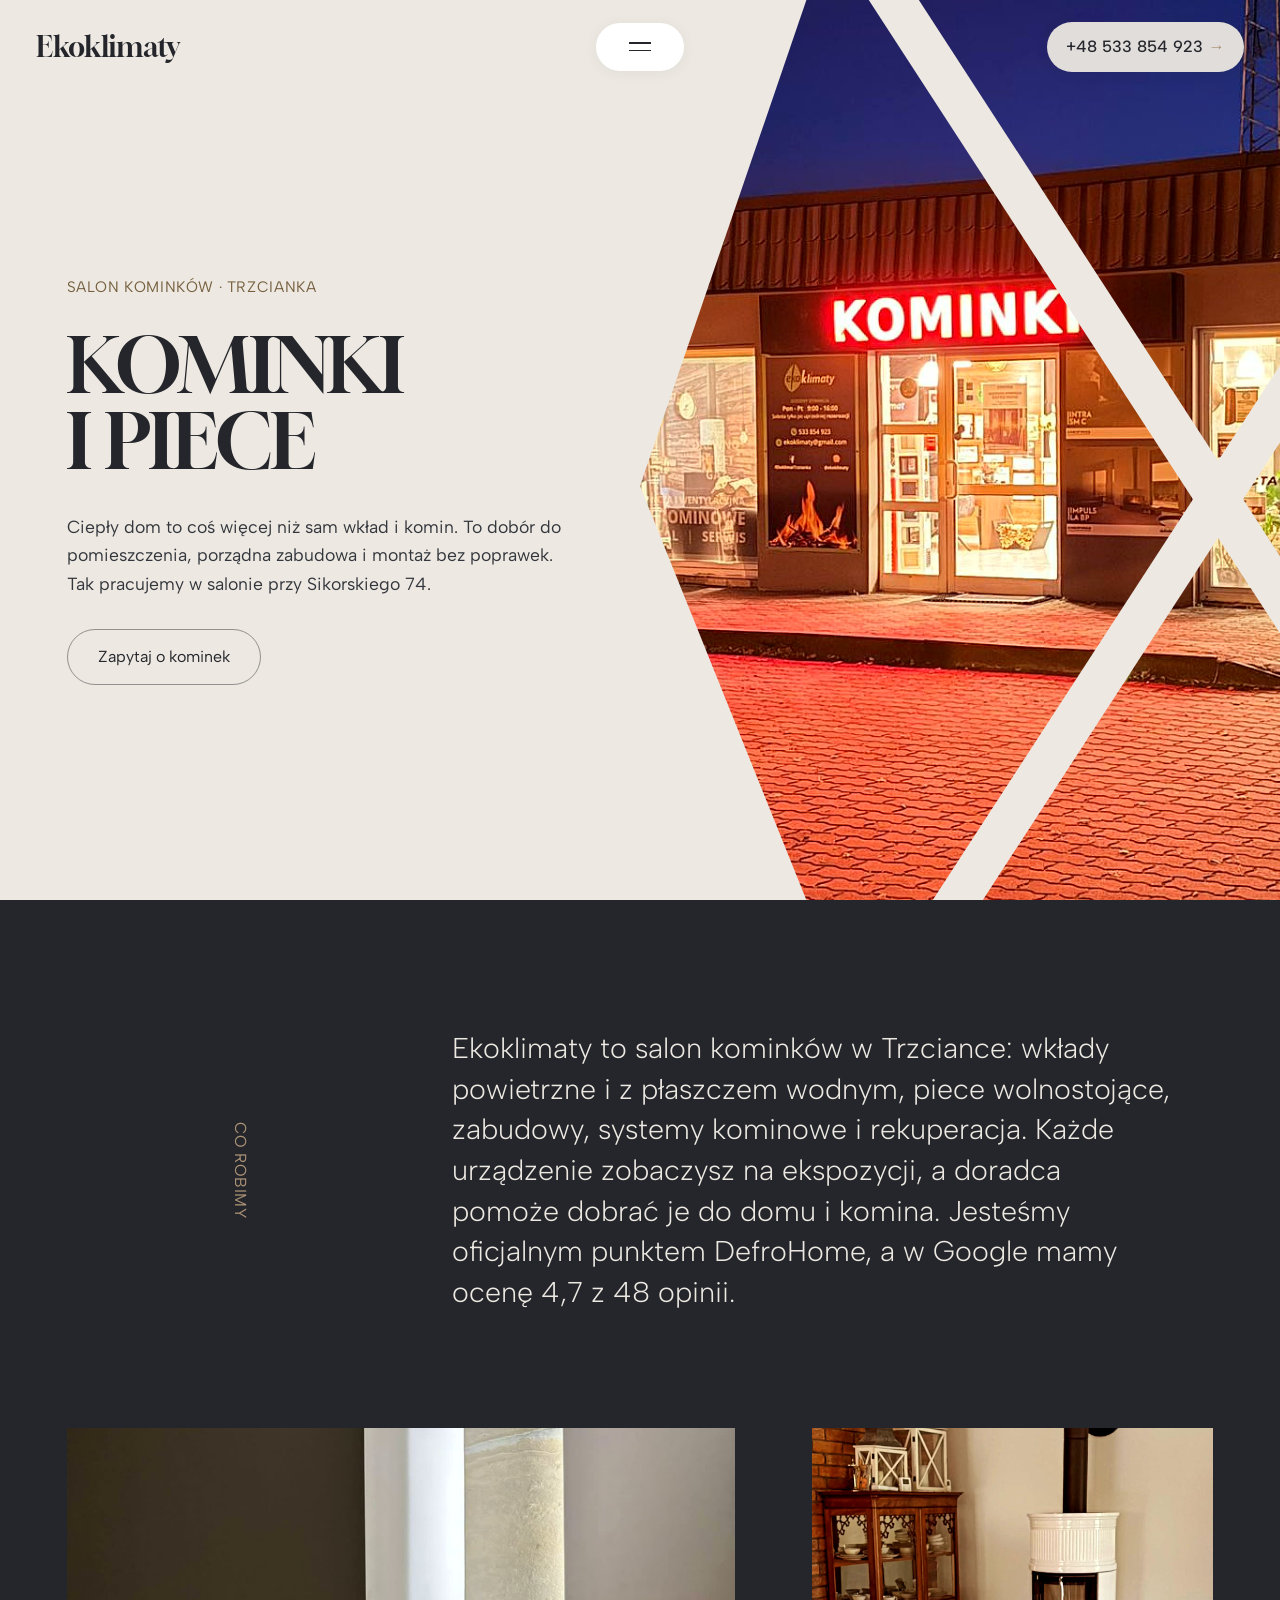
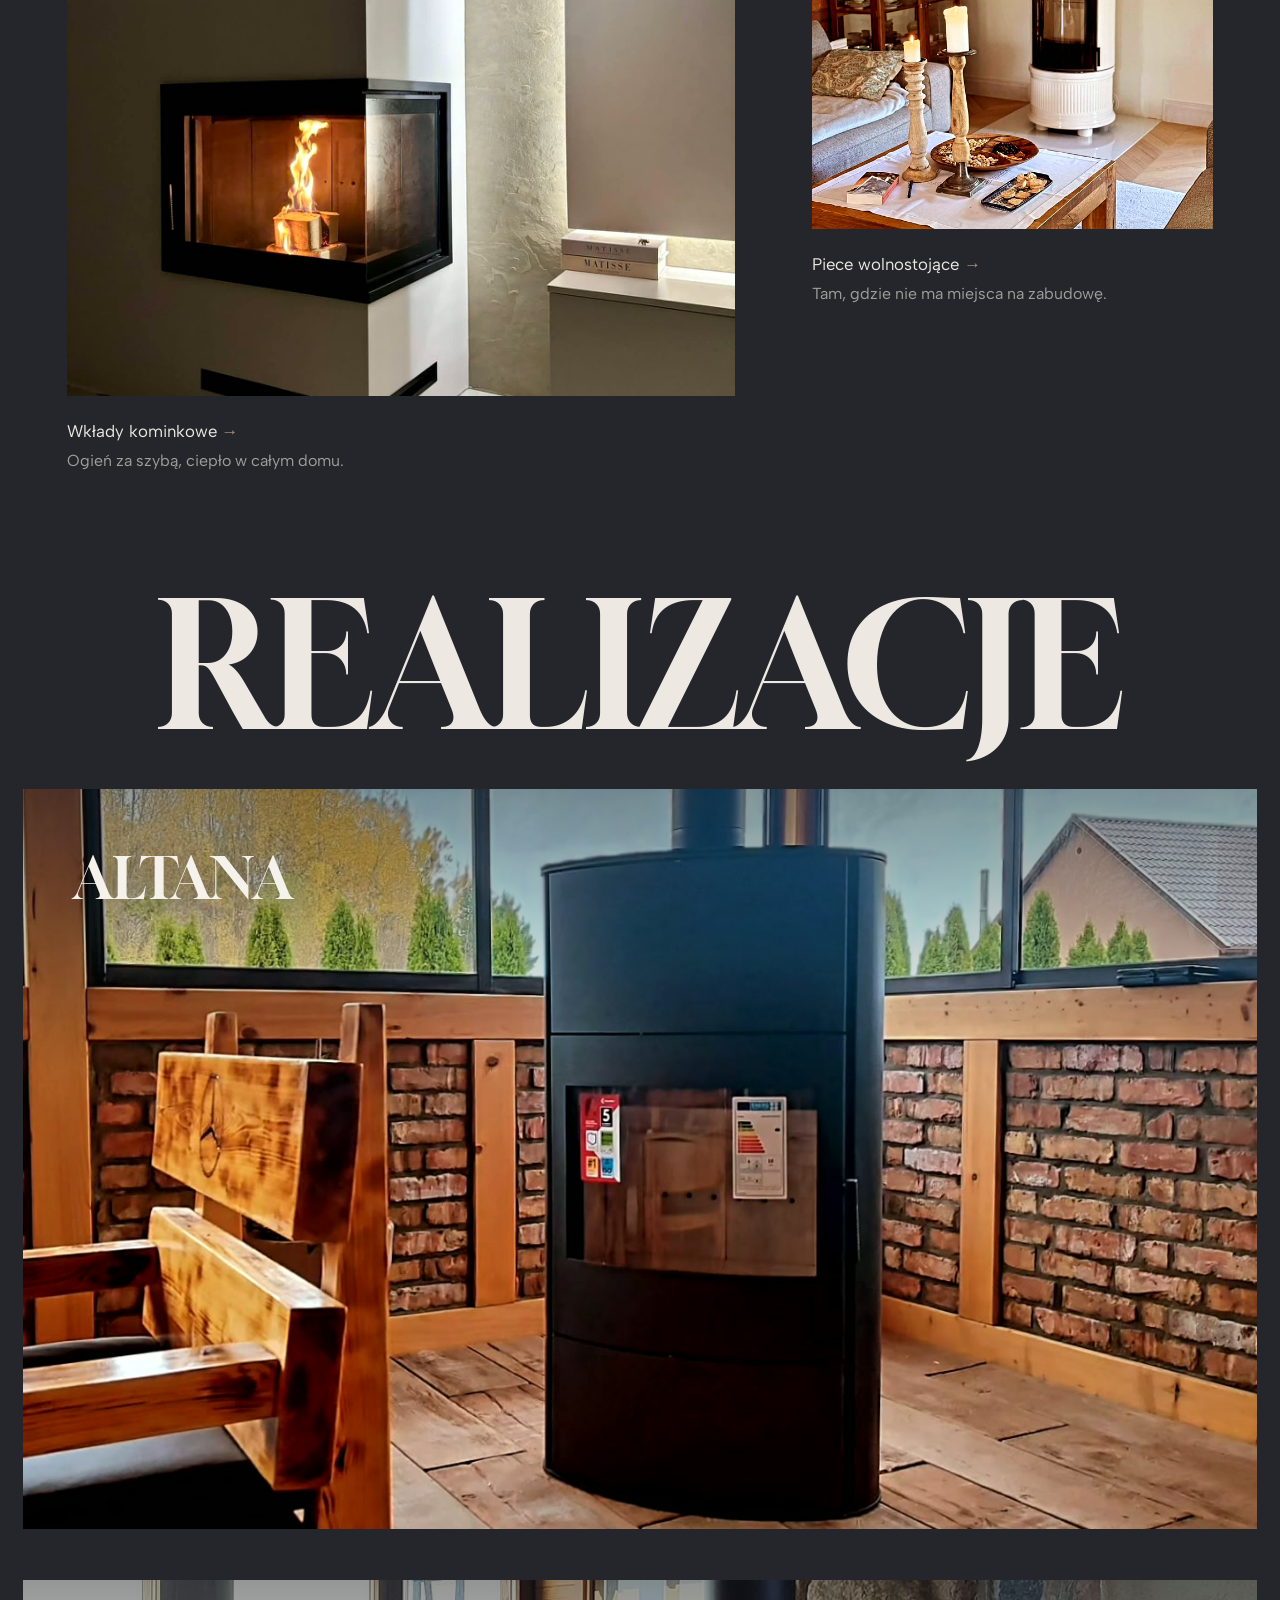
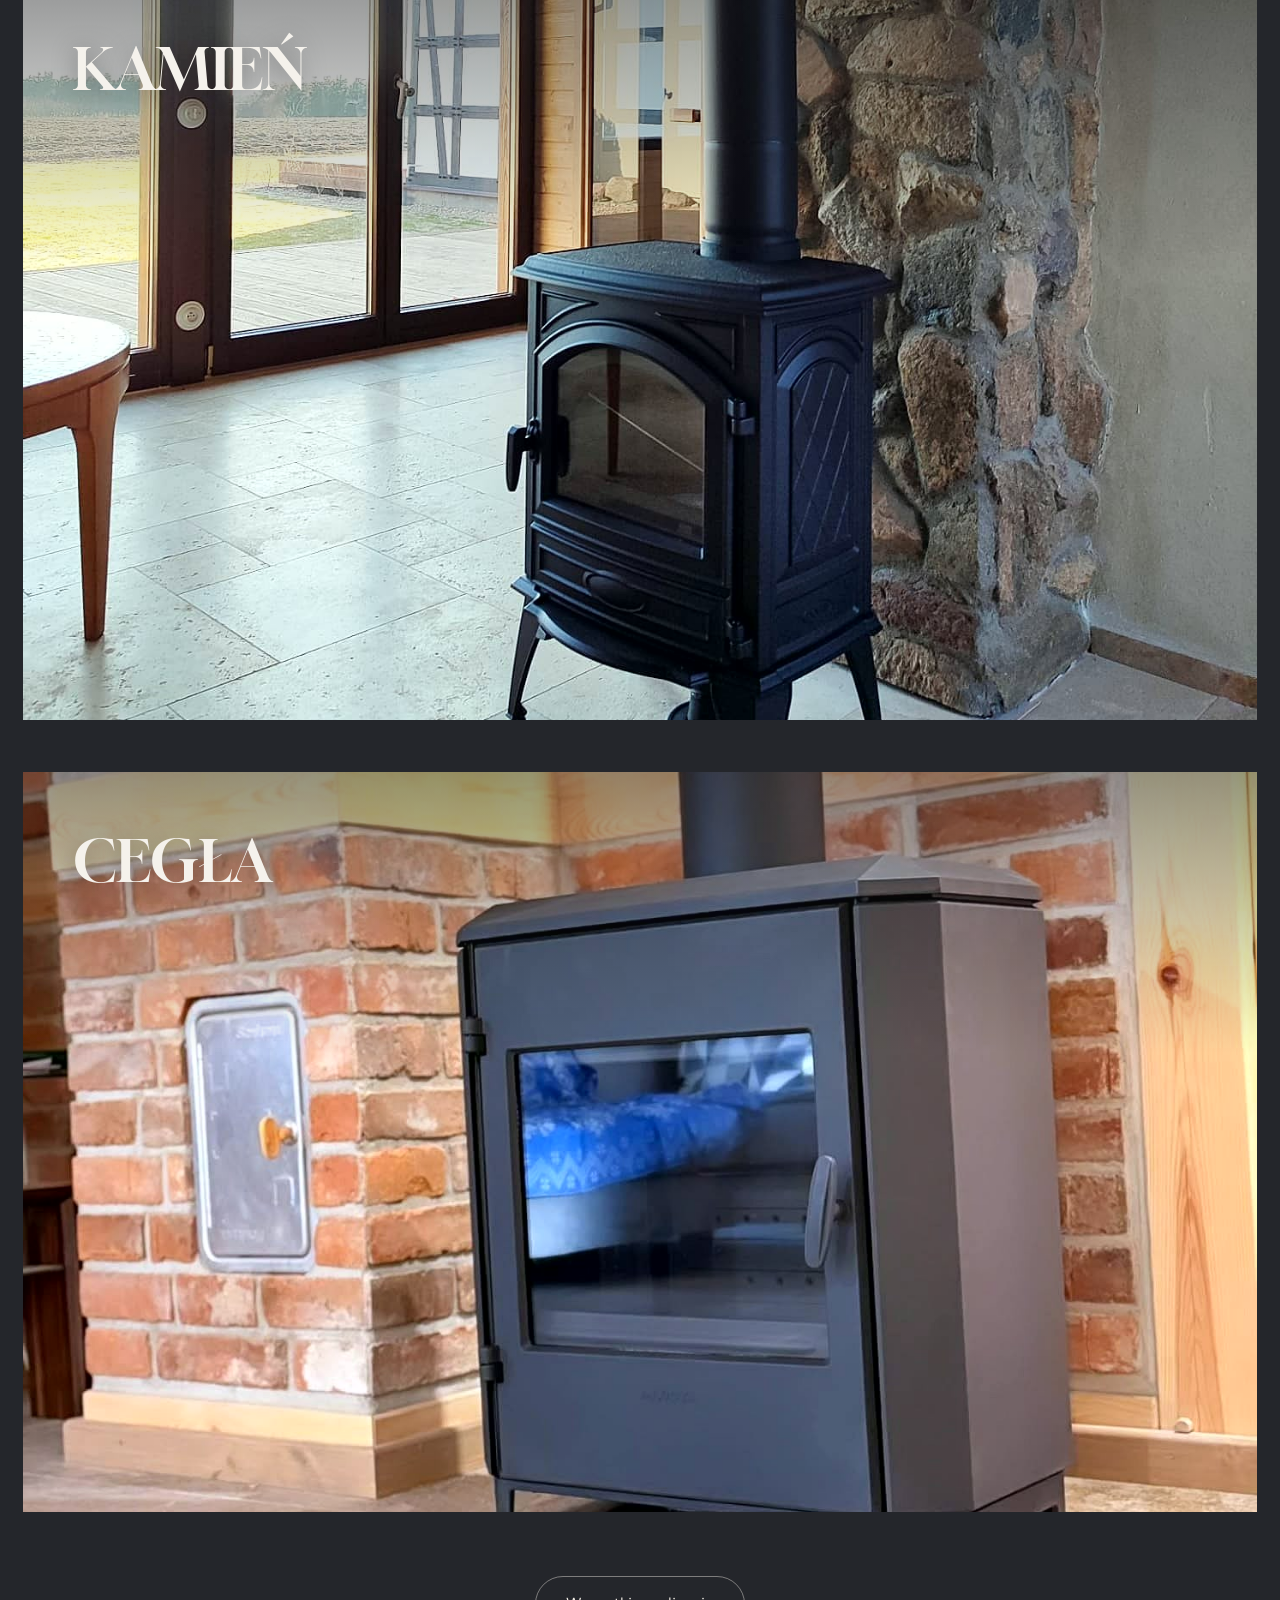
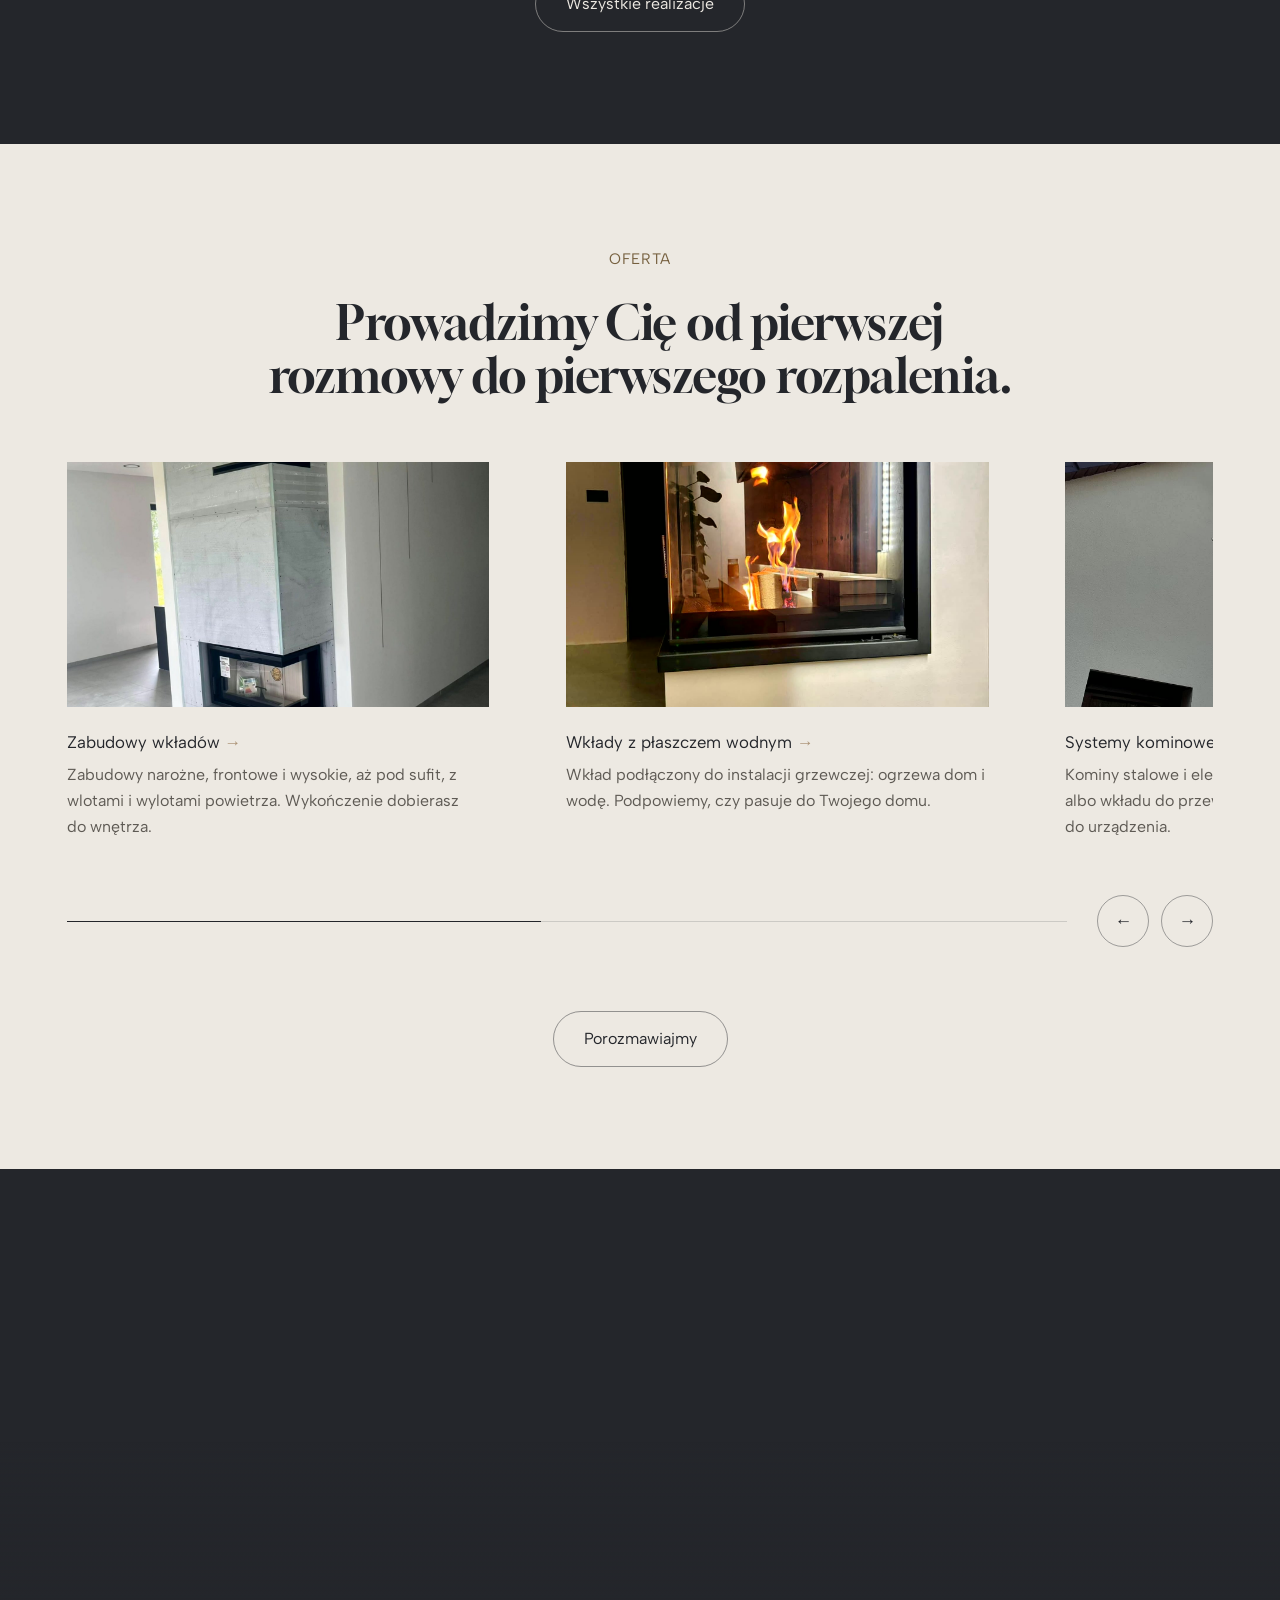
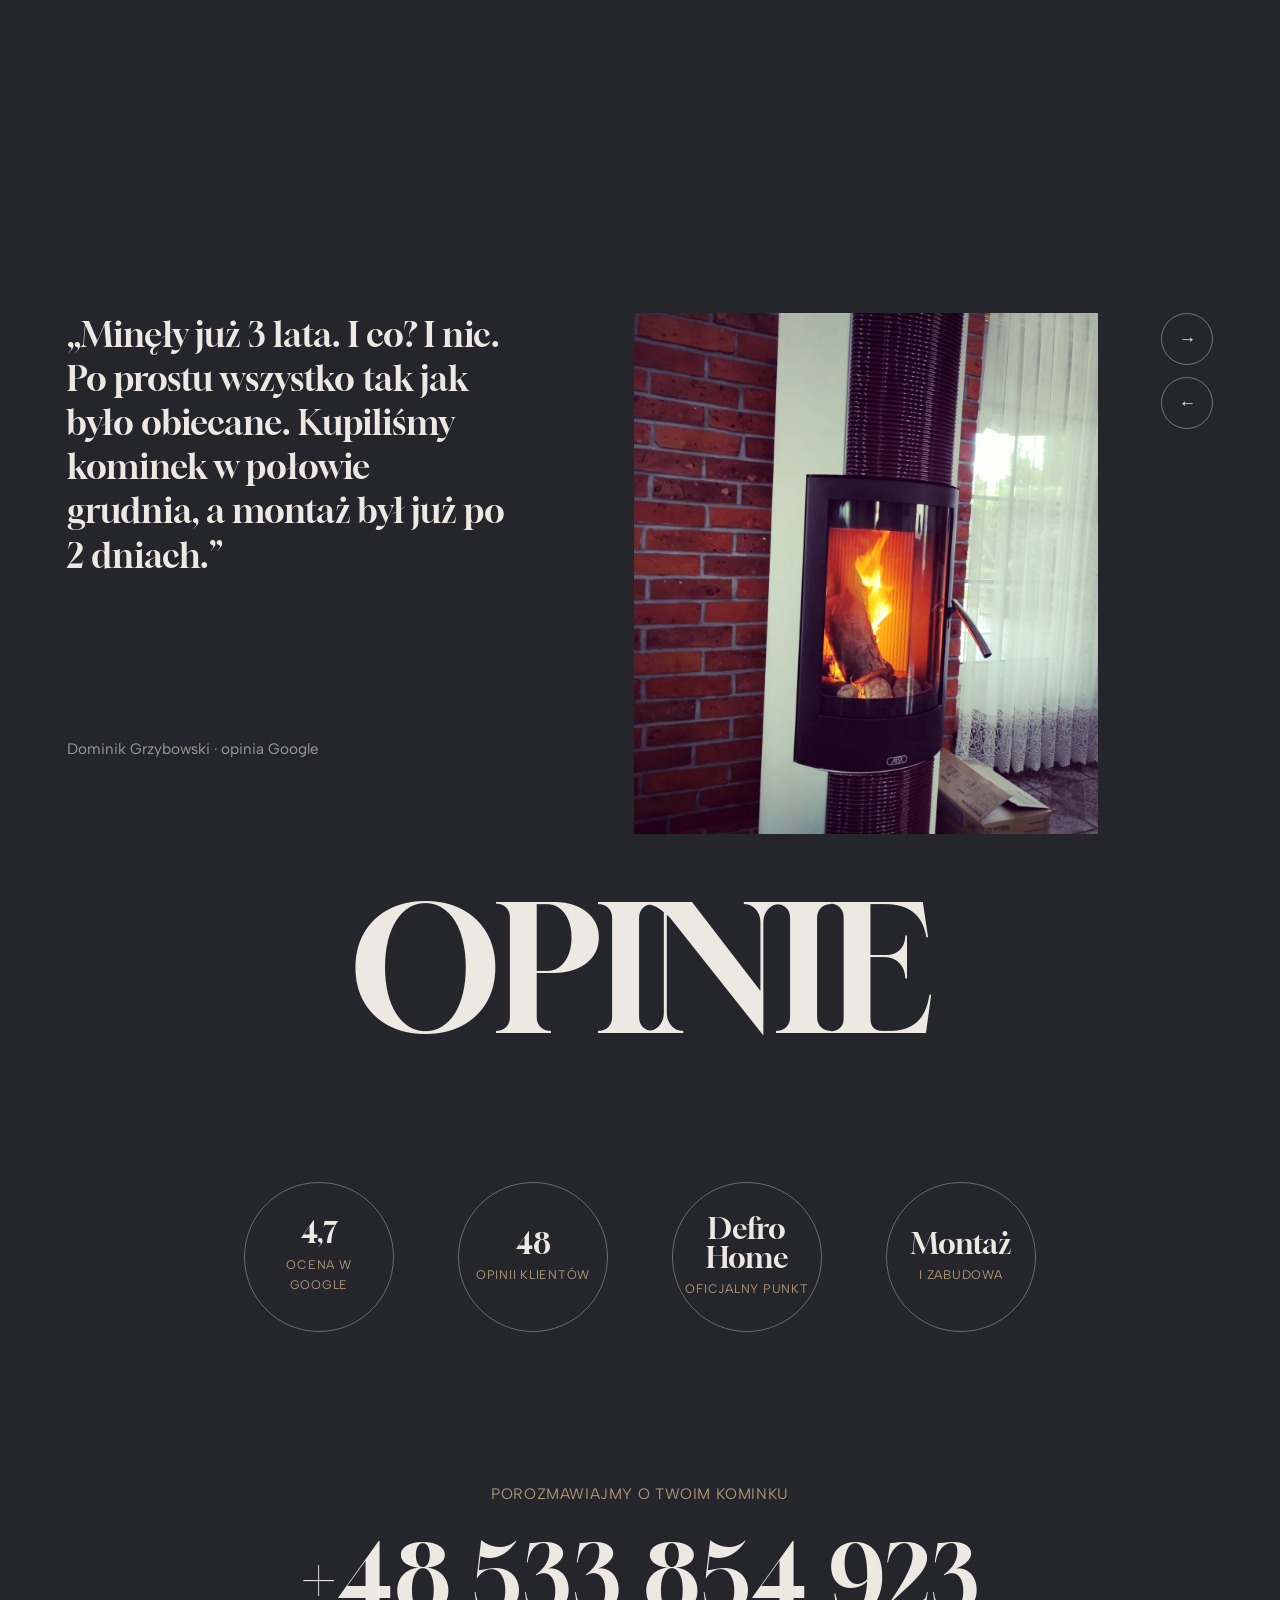
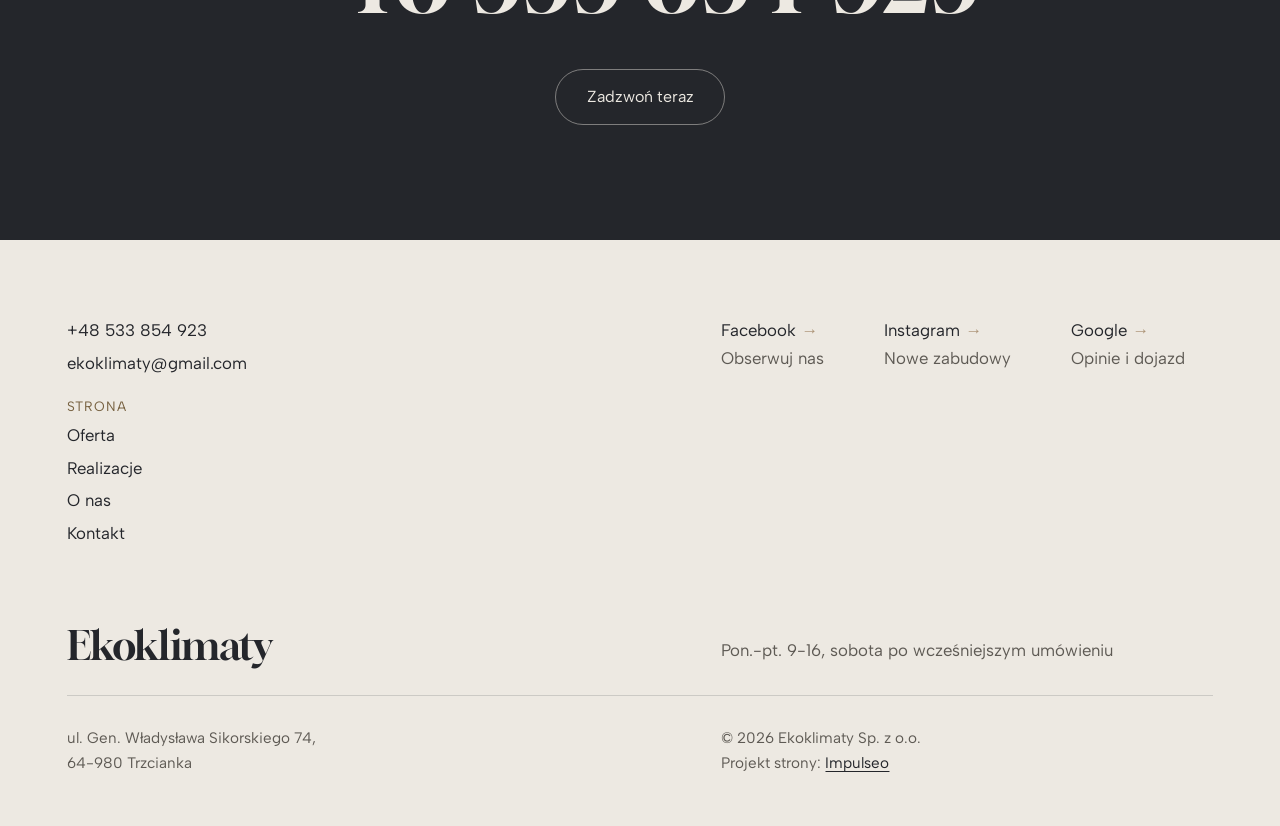
<file: index.html>
<!DOCTYPE html>
<html lang="pl">
<head>
<meta charset="UTF-8">
<meta name="viewport" content="width=device-width, initial-scale=1.0">
<title>Ekoklimaty - Kominki, piece i rekuperacja · Trzcianka</title>
<meta name="description" content="Ekoklimaty - salon kominków w Trzciance przy ul. Sikorskiego 74. Wkłady kominkowe powietrzne i z płaszczem wodnym, piece wolnostojące, zabudowy wkładów, systemy kominowe i rekuperacja. Oficjalny punkt dystrybucji DefroHome. Zadzwoń: 533 854 923.">
<link rel="canonical" href="https://kris20032.github.io/ekoklimaty-spolka-z-o-o/">
<meta name="robots" content="noindex, nofollow">
<meta property="og:type" content="website">
<meta property="og:locale" content="pl_PL">
<meta property="og:site_name" content="Ekoklimaty">
<meta property="og:title" content="Ekoklimaty - Kominki, piece i rekuperacja · Trzcianka">
<meta property="og:description" content="Ekoklimaty - salon kominków w Trzciance przy ul. Sikorskiego 74. Wkłady kominkowe powietrzne i z płaszczem wodnym, piece wolnostojące, zabudowy wkładów, systemy kominowe i rekuperacja. Oficjalny punkt dystrybucji DefroHome. Zadzwoń: 533 854 923.">
<meta property="og:url" content="https://kris20032.github.io/ekoklimaty-spolka-z-o-o/">
<meta property="og:image" content="https://kris20032.github.io/ekoklimaty-spolka-z-o-o/img/og.jpg">
<meta property="og:image:width" content="1200">
<meta property="og:image:height" content="630">
<meta name="twitter:card" content="summary_large_image">
<script type="application/ld+json">{"@context": "https://schema.org", "@type": "LocalBusiness", "name": "Ekoklimaty", "url": "https://kris20032.github.io/ekoklimaty-spolka-z-o-o/", "telephone": "+48533854923", "image": "https://kris20032.github.io/ekoklimaty-spolka-z-o-o/img/og.jpg", "areaServed": "Trzcianka", "sameAs": ["https://www.facebook.com/EkoklimatTrzcianka/", "https://www.instagram.com/ekoklimaty/", "https://maps.google.com/?cid=5109747823661136151&g_mp=Cidnb29nbGUubWFwcy5wbGFjZXMudjEuUGxhY2VzLlNlYXJjaFRleHQQAhgEIAA"]}</script>
<link rel="preconnect" href="https://fonts.googleapis.com">
<link rel="preconnect" href="https://fonts.gstatic.com" crossorigin>
<link href="https://fonts.googleapis.com/css2?family=Gloock&family=Albert+Sans:wght@300;400;500;600&display=swap" rel="stylesheet">
<link rel="stylesheet" href="assets/styles.css?v=kl1">
</head>
<body class="kl">

<header class="kl-nav">
  <div class="kl-bar">
    <a class="kl-logo" href="index.html" aria-label="Ekoklimaty - strona główna">Ekoklimaty</a>
    <button class="kl-burger" type="button" aria-label="Menu" aria-expanded="false" aria-controls="kl-menu"><span></span><span></span></button>
    <a class="kl-tel" href="tel:+48533854923">+48 533 854 923 <span class="kl-arr" aria-hidden="true">→</span></a>
  </div>
  <nav class="kl-menu" id="kl-menu" aria-label="Menu główne">
    <div class="kl-menu-in">
      <div class="kl-menu-links">
        <a href="index.html" aria-current="page">Start</a>
        <a href="oferta.html">Oferta</a>
        <a href="realizacje.html">Realizacje</a>
        <a href="o-nas.html">O nas</a>
        <a href="kontakt.html">Kontakt</a>
      </div>
      <div class="kl-menu-side">
        <span class="kl-kicker">Salon w Trzciance</span>
        <p>ul. Gen. Władysława Sikorskiego 74<br>64-980 Trzcianka</p>
        <p>Pon.-pt. 9-16<br>sobota po wcześniejszym umówieniu</p>
        <a class="kl-pill kl-pill-dark" href="tel:+48533854923">Zadzwoń +48 533 854 923</a>
      </div>
    </div>
  </nav>
</header>

<main>
<section class="kl-hero">
  <div class="kl-hero-txt">
    <span class="kl-kicker">Salon kominków · Trzcianka</span>
    <h1>Kominki<br>i piece</h1>
    <p>Ciepły dom to coś więcej niż sam wkład i komin. To dobór do pomieszczenia, porządna zabudowa i montaż bez poprawek. Tak pracujemy w salonie przy Sikorskiego 74.</p>
    <a class="kl-pill" href="kontakt.html">Zapytaj o kominek</a>
  </div>
  <div class="kl-hero-art">
    <img src="img/hero.jpg" fetchpriority="high" alt="Salon kominków Ekoklimaty w Trzciance nocą" width="1600" height="960">
    <i class="kl-band kl-band-1" aria-hidden="true"></i><i class="kl-band kl-band-2" aria-hidden="true"></i>
  </div>
</section>

<section class="kl-dark kl-what">
  <div class="kl-wrap kl-what-grid">
    <span class="kl-vlabel reveal">Co robimy</span>
    <p class="kl-big reveal">Ekoklimaty to salon kominków w Trzciance: wkłady powietrzne i z płaszczem wodnym, piece wolnostojące, zabudowy, systemy kominowe i rekuperacja. Każde urządzenie zobaczysz na ekspozycji, a doradca pomoże dobrać je do domu i komina. Jesteśmy oficjalnym punktem DefroHome, a w Google mamy ocenę 4,7 z 48 opinii.</p>
  </div>
  <div class="kl-wrap kl-duo">
    <a class="kl-duo-a reveal" href="oferta.html"><span class="kl-img"><img src="img/g1.jpg" alt="Narożny wkład kominkowy w jasnej zabudowie" loading="lazy" width="1440" height="1800" decoding="async"></span><b>Wkłady kominkowe <span class="kl-arr" aria-hidden="true">→</span></b><span>Ogień za szybą, ciepło w całym domu.</span></a>
    <a class="kl-duo-b reveal" href="oferta.html"><span class="kl-img"><img src="img/g2.jpg" alt="Biały piec wolnostojący w salonie" loading="lazy" width="1440" height="1440" decoding="async"></span><b>Piece wolnostojące <span class="kl-arr" aria-hidden="true">→</span></b><span>Tam, gdzie nie ma miejsca na zabudowę.</span></a>
  </div>
  <h2 class="kl-giant reveal" aria-label="Realizacje">Realizacje</h2>
  <div class="kl-projects">
    <a class="kl-proj reveal" href="realizacje.html"><img src="img/g3.jpg" alt="Czarny piec wolnostojący w przeszklonej altanie" loading="lazy" width="1398" height="1398" decoding="async" style="object-position:50% 62%"><span>Altana</span></a>
    <a class="kl-proj reveal" href="realizacje.html"><img src="img/g6.jpg" alt="Żeliwny piec przy kamiennej ścianie" loading="lazy" width="1440" height="1440" decoding="async" style="object-position:50% 60%"><span>Kamień</span></a>
    <a class="kl-proj reveal" href="realizacje.html"><img src="img/g5.jpg" alt="Piec wolnostojący przy ścianie z cegły" loading="lazy" width="1440" height="1440" decoding="async" style="object-position:50% 58%"><span>Cegła</span></a>
  </div>
  <div class="kl-center reveal"><a class="kl-pill kl-pill-light" href="realizacje.html">Wszystkie realizacje</a></div>
</section>

<section class="kl-services">
  <div class="kl-wrap">
    <div class="kl-head reveal">
      <span class="kl-kicker">Oferta</span>
      <h2>Prowadzimy Cię od pierwszej rozmowy do pierwszego rozpalenia.</h2>
    </div>
    <div class="kl-slider" data-slider>
      <div class="kl-track">
        <a class="kl-card" href="oferta.html"><span class="kl-img"><img src="img/g4.jpg" alt="Wysoka zabudowa narożnego wkładu" loading="lazy" width="1362" height="1362" decoding="async"></span><b>Zabudowy wkładów <span class="kl-arr" aria-hidden="true">→</span></b><p>Zabudowy narożne, frontowe i wysokie, aż pod sufit, z wlotami i wylotami powietrza. Wykończenie dobierasz do wnętrza.</p></a>
        <a class="kl-card" href="oferta.html"><span class="kl-img"><img src="img/g7.jpg" alt="Wkład kominkowy z dużą szybą" loading="lazy" width="1440" height="1800" decoding="async"></span><b>Wkłady z płaszczem wodnym <span class="kl-arr" aria-hidden="true">→</span></b><p>Wkład podłączony do instalacji grzewczej: ogrzewa dom i wodę. Podpowiemy, czy pasuje do Twojego domu.</p></a>
        <a class="kl-card" href="oferta.html"><span class="kl-img"><img src="img/g10.jpg" alt="Montaż stalowego komina na elewacji domu" loading="lazy" width="1440" height="1920" decoding="async"></span><b>Systemy kominowe <span class="kl-arr" aria-hidden="true">→</span></b><p>Kominy stalowe i elementy do podłączenia pieca albo wkładu do przewodu. Doradzimy, co pasuje do urządzenia.</p></a>
        <a class="kl-card" href="oferta.html"><span class="kl-img"><img src="img/g11.jpg" alt="Kanały wentylacyjne rekuperacji na posadzce" loading="lazy" width="1440" height="1440" decoding="async"></span><b>Rekuperacja <span class="kl-arr" aria-hidden="true">→</span></b><p>Centrale i kanały wentylacyjne. Świeże powietrze bez otwierania okien zimą, najlepiej zaplanowane jeszcze w trakcie budowy.</p></a>
        <a class="kl-card" href="oferta.html"><span class="kl-img"><img src="img/g12.jpg" alt="Piece na ekspozycji w salonie Ekoklimaty" loading="lazy" width="1362" height="1362" decoding="async"></span><b>Akcesoria do kominka <span class="kl-arr" aria-hidden="true">→</span></b><p>Kosze i stojaki na drewno, środki do czyszczenia szyby i to, co przydaje się przy codziennym paleniu.</p></a>
      </div>
      <div class="kl-slider-ui">
        <div class="kl-progress"><i></i></div>
        <div class="kl-arrows"><button type="button" class="kl-prev" aria-label="Poprzednie">←</button><button type="button" class="kl-next" aria-label="Następne">→</button></div>
      </div>
    </div>
    <div class="kl-center reveal"><a class="kl-pill" href="kontakt.html">Porozmawiajmy</a></div>
  </div>
</section>

<section class="stopklatka" aria-hidden="true">
  <div class="stk-bg" style="background-image:url(img/g14.jpg)"></div>
</section>

<section class="kl-dark kl-quotes">
  <div class="kl-wrap">
    <div class="kl-qslider" data-quotes>
      <figure class="kl-q is-on">
        <blockquote>„Minęły już 3 lata. I co? I nic. Po prostu wszystko tak jak było obiecane. Kupiliśmy kominek w połowie grudnia, a montaż był już po 2 dniach.”</blockquote>
        <figcaption>Dominik Grzybowski · opinia Google</figcaption>
        <img src="img/g8.jpg" alt="Okrągły piec z ogniem przy ceglanej ścianie" loading="lazy" width="1324" height="1324" decoding="async">
      </figure>
      <figure class="kl-q">
        <blockquote>„Super doradca. Zna temat, wie jak wybrać, bardzo pomocny. Dobry kontakt telefoniczny. Wszystko załatwione sprawnie. Polecam!”</blockquote>
        <figcaption>Mateusz Kurowski · opinia Google</figcaption>
        <img src="img/g9.jpg" alt="Wysoka zabudowa wkładu w salonie" loading="lazy" width="1440" height="1440" decoding="async">
      </figure>
      <figure class="kl-q">
        <blockquote>„Ekipa bardzo sprawna, miła, sympatyczna i silna. Pan montujący naszą kozę uwinął się sprawnie, w międzyczasie tłumacząc co, gdzie i po co. Świetna robota.”</blockquote>
        <figcaption>Aleksandra Klorkowska · opinia Google</figcaption>
        <img src="img/g16.jpg" alt="Wnętrze salonu kominków Ekoklimaty" loading="lazy" width="1600" height="1197" decoding="async">
      </figure>
      <div class="kl-arrows kl-arrows-dark"><button type="button" class="kl-qnext" aria-label="Następna opinia">→</button><button type="button" class="kl-qprev" aria-label="Poprzednia opinia">←</button></div>
    </div>
  </div>
  <h2 class="kl-giant kl-giant-2 reveal" aria-label="Opinie">Opinie</h2>
  <div class="kl-wrap kl-seals">
    <div class="kl-seal reveal"><b>4,7</b><span>ocena w Google</span></div>
    <div class="kl-seal reveal"><b>48</b><span>opinii klientów</span></div>
    <div class="kl-seal reveal"><b>Defro<br>Home</b><span>oficjalny punkt</span></div>
    <div class="kl-seal reveal"><b>Montaż</b><span>i zabudowa</span></div>
  </div>
  <div class="kl-cta reveal">
    <span class="kl-kicker">Porozmawiajmy o Twoim kominku</span>
    <a class="kl-bigtel" href="tel:+48533854923">+48 533 854 923</a>
    <a class="kl-pill kl-pill-light" href="tel:+48533854923">Zadzwoń teraz</a>
  </div>
</section>
</main>

<footer class="kl-foot">
  <div class="kl-wrap">
    <div class="kl-foot-top">
      <div class="kl-foot-list">
        <a href="tel:+48533854923">+48 533 854 923</a>
        <a href="mailto:ekoklimaty@gmail.com">ekoklimaty@gmail.com</a>
        <span class="kl-foot-h">Strona</span>
        <a href="oferta.html">Oferta</a>
        <a href="realizacje.html">Realizacje</a>
        <a href="o-nas.html">O nas</a>
        <a href="kontakt.html">Kontakt</a>
      </div>
      <div class="kl-foot-soc">
        <a href="https://www.facebook.com/EkoklimatTrzcianka/" target="_blank" rel="noopener"><b>Facebook <span class="kl-arr" aria-hidden="true">→</span></b><span>Obserwuj nas</span></a>
        <a href="https://www.instagram.com/ekoklimaty/" target="_blank" rel="noopener"><b>Instagram <span class="kl-arr" aria-hidden="true">→</span></b><span>Nowe zabudowy</span></a>
        <a href="https://maps.google.com/?cid=5109747823661136151&amp;g_mp=Cidnb29nbGUubWFwcy5wbGFjZXMudjEuUGxhY2VzLlNlYXJjaFRleHQQAhgEIAA" target="_blank" rel="noopener"><b>Google <span class="kl-arr" aria-hidden="true">→</span></b><span>Opinie i dojazd</span></a>
      </div>
    </div>
    <div class="kl-foot-mid">
      <a class="kl-logo kl-logo-foot" href="index.html">Ekoklimaty</a>
      <p class="kl-foot-hours">Pon.-pt. 9-16, sobota po wcześniejszym umówieniu</p>
    </div>
    <div class="kl-foot-bot">
      <p>ul. Gen. Władysława Sikorskiego 74,<br>64-980 Trzcianka</p>
      <p>© 2026 Ekoklimaty Sp. z o.o.<br>Projekt strony: <a class="foot-credit" href="https://impulseo.pl" target="_blank" rel="noopener">Impulseo</a></p>
    </div>
  </div>
</footer>
<div class="sticky-call"><a class="sc-call" href="tel:+48533854923"><svg class="ico-tel" width="16" height="16" viewBox="0 0 24 24" fill="none" aria-hidden="true"><path d="M6.6 10.8a15.5 15.5 0 0 0 6.6 6.6l2.2-2.2a1 1 0 0 1 1-.24 11.4 11.4 0 0 0 3.6.58 1 1 0 0 1 1 1V20a1 1 0 0 1-1 1A17 17 0 0 1 3 4a1 1 0 0 1 1-1h3.5a1 1 0 0 1 1 1c0 1.25.2 2.46.58 3.6a1 1 0 0 1-.25 1l-2.23 2.2Z" fill="currentColor"/></svg> Zadzwoń</a><a class="sc-quote" href="kontakt.html">Zapytaj o kominek</a></div>
<div class="demo-wazne" data-do="2026-11-02" data-cykl="3" hidden><svg class="dw-ico" width="13" height="13" viewBox="0 0 24 24" fill="none" aria-hidden="true"><circle cx="12" cy="12" r="8.6" stroke="currentColor" stroke-width="1.8"/><path d="M12 7.2V12l3.3 2" stroke="currentColor" stroke-width="1.8" stroke-linecap="round"/></svg><span class="dw-txt"></span></div>

<script src="assets/main.js"></script>
<script src="assets/klind.js"></script>
</body>
</html>
</file>
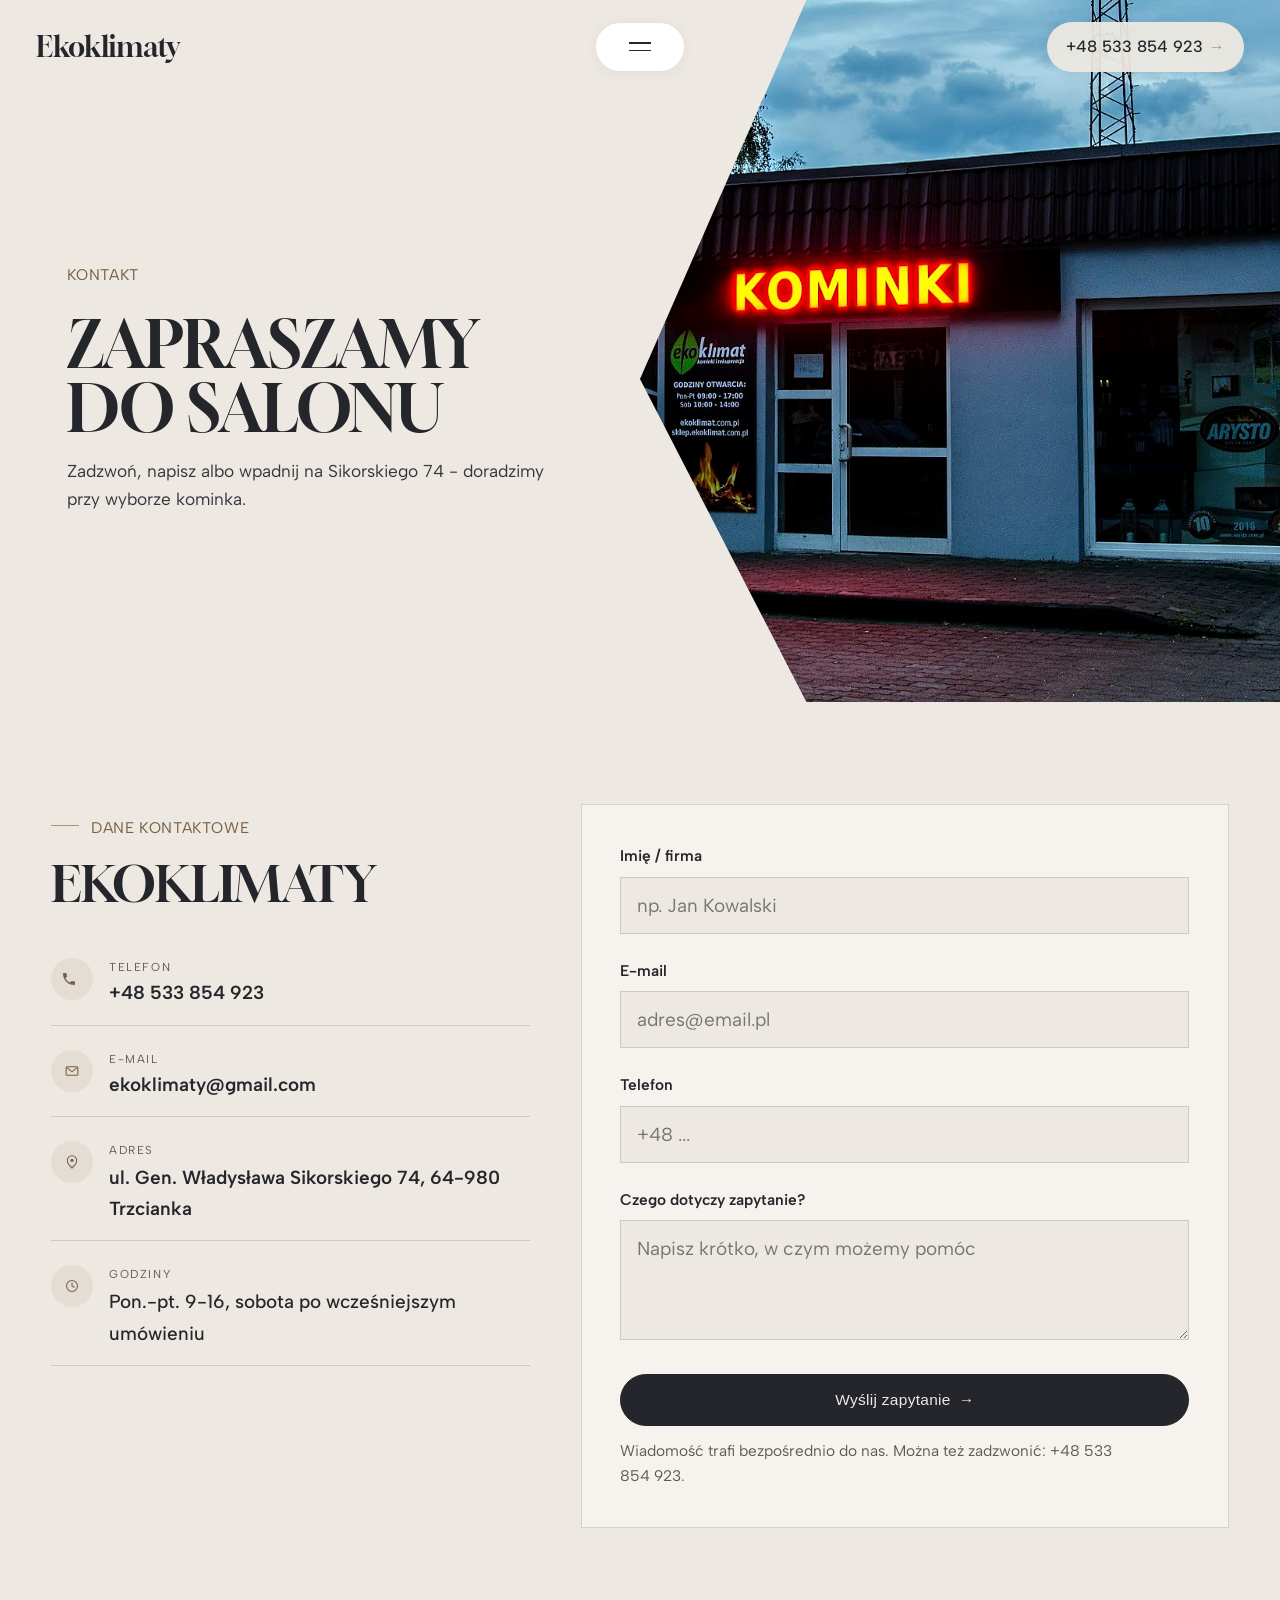
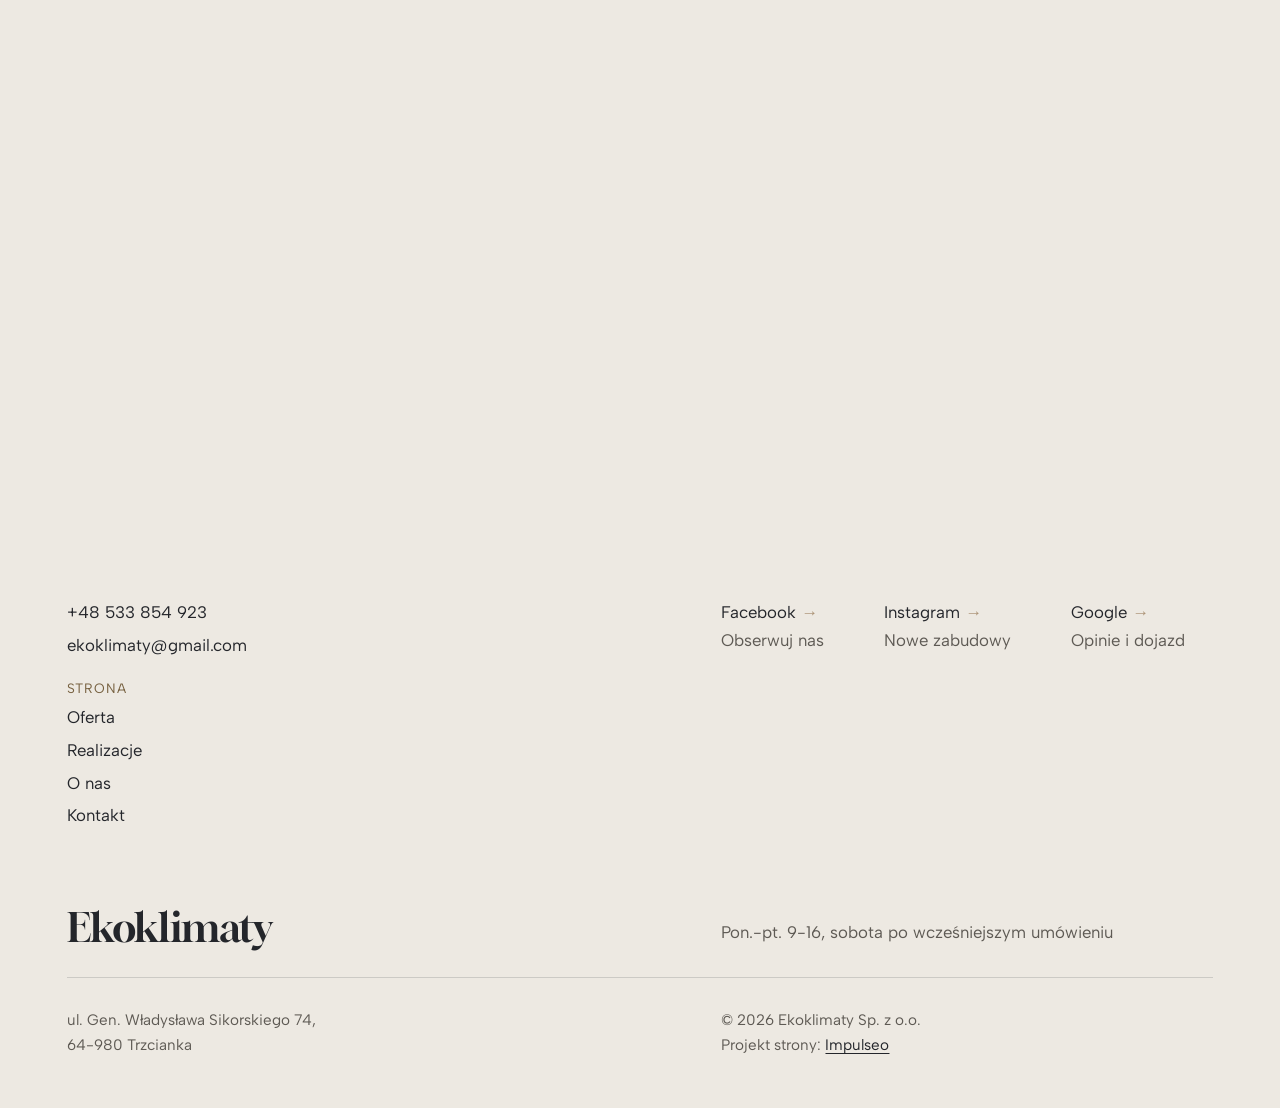
<file: kontakt.html>
<!DOCTYPE html>
<html lang="pl">
<head>
<meta charset="UTF-8">
<meta name="viewport" content="width=device-width, initial-scale=1.0">
<title>Kontakt - Ekoklimaty</title>
<meta name="description" content="Kontakt Ekoklimaty - ul. Gen. Władysława Sikorskiego 74, 64-980 Trzcianka">
<link rel="canonical" href="https://kris20032.github.io/ekoklimaty-spolka-z-o-o/kontakt.html">
<meta name="robots" content="noindex, nofollow">
<meta property="og:type" content="website">
<meta property="og:locale" content="pl_PL">
<meta property="og:site_name" content="Ekoklimaty">
<meta property="og:title" content="Kontakt - Ekoklimaty">
<meta property="og:description" content="Kontakt Ekoklimaty - ul. Gen. Władysława Sikorskiego 74, 64-980 Trzcianka">
<meta property="og:url" content="https://kris20032.github.io/ekoklimaty-spolka-z-o-o/kontakt.html">
<meta property="og:image" content="https://kris20032.github.io/ekoklimaty-spolka-z-o-o/img/og.jpg">
<meta property="og:image:width" content="1200">
<meta property="og:image:height" content="630">
<meta name="twitter:card" content="summary_large_image">
<link rel="preconnect" href="https://fonts.googleapis.com">
<link rel="preconnect" href="https://fonts.gstatic.com" crossorigin>
<link href="https://fonts.googleapis.com/css2?family=Gloock&family=Albert+Sans:wght@300;400;500;600&display=swap" rel="stylesheet">
<link rel="stylesheet" href="assets/styles.css?v=kl1">
</head>
<body class="kl">

<header class="kl-nav">
  <div class="kl-bar">
    <a class="kl-logo" href="index.html" aria-label="Ekoklimaty - strona główna">Ekoklimaty</a>
    <button class="kl-burger" type="button" aria-label="Menu" aria-expanded="false" aria-controls="kl-menu"><span></span><span></span></button>
    <a class="kl-tel" href="tel:+48533854923">+48 533 854 923 <span class="kl-arr" aria-hidden="true">→</span></a>
  </div>
  <nav class="kl-menu" id="kl-menu" aria-label="Menu główne">
    <div class="kl-menu-in">
      <div class="kl-menu-links">
        <a href="index.html">Start</a>
        <a href="oferta.html">Oferta</a>
        <a href="realizacje.html">Realizacje</a>
        <a href="o-nas.html">O nas</a>
        <a href="kontakt.html" aria-current="page">Kontakt</a>
      </div>
      <div class="kl-menu-side">
        <span class="kl-kicker">Salon w Trzciance</span>
        <p>ul. Gen. Władysława Sikorskiego 74<br>64-980 Trzcianka</p>
        <p>Pon.-pt. 9-16<br>sobota po wcześniejszym umówieniu</p>
        <a class="kl-pill kl-pill-dark" href="tel:+48533854923">Zadzwoń +48 533 854 923</a>
      </div>
    </div>
  </nav>
</header>

<main>
<section class="pagehead">
  <img src="img/g15.jpg" alt="Ekoklimaty - salon kominków w Trzciance" width="1600" height="900" decoding="async">
  <div class="wrap">
    <span class="eyebrow">Kontakt</span>
    <h1>Zapraszamy do salonu</h1>
    <p>Zadzwoń, napisz albo wpadnij na Sikorskiego 74 - doradzimy przy wyborze kominka.</p>
  </div>
</section>
<section>
  <div class="wrap contact-grid">
    <div class="reveal">
      <span class="eyebrow">Dane kontaktowe</span>
      <h2 style="margin:var(--space-4) 0 var(--space-6)">Ekoklimaty</h2>
      <div class="info-list">
        <div class="info-row"><div class="ic"><svg class="ico-tel" width="16" height="16" viewBox="0 0 24 24" fill="none" aria-hidden="true"><path d="M6.6 10.8a15.5 15.5 0 0 0 6.6 6.6l2.2-2.2a1 1 0 0 1 1-.24 11.4 11.4 0 0 0 3.6.58 1 1 0 0 1 1 1V20a1 1 0 0 1-1 1A17 17 0 0 1 3 4a1 1 0 0 1 1-1h3.5a1 1 0 0 1 1 1c0 1.25.2 2.46.58 3.6a1 1 0 0 1-.25 1l-2.23 2.2Z" fill="currentColor"/></svg></div><div><div class="lbl">Telefon</div><a class="val" href="tel:+48533854923">+48 533 854 923</a></div></div>
        <div class="info-row"><div class="ic"><svg class="ico-mail" width="16" height="16" viewBox="0 0 24 24" fill="none" aria-hidden="true"><rect x="3.2" y="5.5" width="17.6" height="13" rx="1.6" stroke="currentColor" stroke-width="1.6"/><path d="M4 7l8 6 8-6" stroke="currentColor" stroke-width="1.6" stroke-linecap="round" stroke-linejoin="round"/></svg></div><div><div class="lbl">E-mail</div><a class="val" href="mailto:ekoklimaty@gmail.com">ekoklimaty@gmail.com</a></div></div>
        <div class="info-row"><div class="ic"><svg class="ico-pin" width="16" height="16" viewBox="0 0 24 24" fill="none" aria-hidden="true"><path d="M12 21s7-6.1 7-11.5A7 7 0 0 0 5 9.5C5 14.9 12 21 12 21Z" stroke="currentColor" stroke-width="1.6" fill="none"/><circle cx="12" cy="9.5" r="2.4" fill="currentColor"/></svg></div><div><div class="lbl">Adres</div><div class="val">ul. Gen. Władysława Sikorskiego 74, 64-980 Trzcianka</div></div></div>
        <div class="info-row"><div class="ic"><svg class="ico-clock" width="16" height="16" viewBox="0 0 24 24" fill="none" aria-hidden="true"><circle cx="12" cy="12" r="8.2" stroke="currentColor" stroke-width="1.6"/><path d="M12 7.5V12l3.2 1.9" stroke="currentColor" stroke-width="1.6" stroke-linecap="round"/></svg></div><div><div class="lbl">Godziny</div><div class="val" style="font-weight:500">Pon.-pt. 9-16, sobota po wcześniejszym umówieniu</div></div></div>
      </div>
    </div>
    <div class="reveal">
      <form class="form" action="https://formsubmit.co/ekoklimaty@gmail.com" method="POST">
        <input type="hidden" name="_subject" value="Zapytanie ze strony Ekoklimaty">
        <input type="hidden" name="_captcha" value="false">
        <input type="hidden" name="_template" value="table">
        <div class="fld"><label for="name">Imię / firma</label><input id="name" name="name" type="text" placeholder="np. Jan Kowalski" required></div>
        <div class="fld"><label for="email">E-mail</label><input id="email" name="email" type="email" placeholder="adres@email.pl" required></div>
        <div class="fld"><label for="phone">Telefon</label><input id="phone" name="phone" type="tel" placeholder="+48 ..."></div>
        <div class="fld"><label for="msg">Czego dotyczy zapytanie?</label><textarea id="msg" name="message" placeholder="Napisz krótko, w czym możemy pomóc" required></textarea></div>
        <button type="submit" class="btn btn-accent" style="width:100%;justify-content:center">Wyślij zapytanie <span class="arr">→</span></button>
        <p class="note">Wiadomość trafi bezpośrednio do nas. Można też zadzwonić: +48 533 854 923.</p>
      </form>
    </div>
  </div>
</section>
<section style="padding-top:0">
  <div class="wrap reveal">
    <iframe class="map" title="Ekoklimaty - Trzcianka" src="https://maps.google.com/maps?q=53.0333344%2C16.4695948&z=15&output=embed" loading="lazy" referrerpolicy="no-referrer-when-downgrade"></iframe>
  </div>
</section>
</main>

<footer class="kl-foot">
  <div class="kl-wrap">
    <div class="kl-foot-top">
      <div class="kl-foot-list">
        <a href="tel:+48533854923">+48 533 854 923</a>
        <a href="mailto:ekoklimaty@gmail.com">ekoklimaty@gmail.com</a>
        <span class="kl-foot-h">Strona</span>
        <a href="oferta.html">Oferta</a>
        <a href="realizacje.html">Realizacje</a>
        <a href="o-nas.html">O nas</a>
        <a href="kontakt.html">Kontakt</a>
      </div>
      <div class="kl-foot-soc">
        <a href="https://www.facebook.com/EkoklimatTrzcianka/" target="_blank" rel="noopener"><b>Facebook <span class="kl-arr" aria-hidden="true">→</span></b><span>Obserwuj nas</span></a>
        <a href="https://www.instagram.com/ekoklimaty/" target="_blank" rel="noopener"><b>Instagram <span class="kl-arr" aria-hidden="true">→</span></b><span>Nowe zabudowy</span></a>
        <a href="https://maps.google.com/?cid=5109747823661136151&amp;g_mp=Cidnb29nbGUubWFwcy5wbGFjZXMudjEuUGxhY2VzLlNlYXJjaFRleHQQAhgEIAA" target="_blank" rel="noopener"><b>Google <span class="kl-arr" aria-hidden="true">→</span></b><span>Opinie i dojazd</span></a>
      </div>
    </div>
    <div class="kl-foot-mid">
      <a class="kl-logo kl-logo-foot" href="index.html">Ekoklimaty</a>
      <p class="kl-foot-hours">Pon.-pt. 9-16, sobota po wcześniejszym umówieniu</p>
    </div>
    <div class="kl-foot-bot">
      <p>ul. Gen. Władysława Sikorskiego 74,<br>64-980 Trzcianka</p>
      <p>© 2026 Ekoklimaty Sp. z o.o.<br>Projekt strony: <a class="foot-credit" href="https://impulseo.pl" target="_blank" rel="noopener">Impulseo</a></p>
    </div>
  </div>
</footer>
<div class="sticky-call"><a class="sc-call" href="tel:+48533854923"><svg class="ico-tel" width="16" height="16" viewBox="0 0 24 24" fill="none" aria-hidden="true"><path d="M6.6 10.8a15.5 15.5 0 0 0 6.6 6.6l2.2-2.2a1 1 0 0 1 1-.24 11.4 11.4 0 0 0 3.6.58 1 1 0 0 1 1 1V20a1 1 0 0 1-1 1A17 17 0 0 1 3 4a1 1 0 0 1 1-1h3.5a1 1 0 0 1 1 1c0 1.25.2 2.46.58 3.6a1 1 0 0 1-.25 1l-2.23 2.2Z" fill="currentColor"/></svg> Zadzwoń</a><a class="sc-quote" href="kontakt.html">Zapytaj o kominek</a></div>
<div class="demo-wazne" data-do="2026-11-02" data-cykl="3" hidden><svg class="dw-ico" width="13" height="13" viewBox="0 0 24 24" fill="none" aria-hidden="true"><circle cx="12" cy="12" r="8.6" stroke="currentColor" stroke-width="1.8"/><path d="M12 7.2V12l3.3 2" stroke="currentColor" stroke-width="1.8" stroke-linecap="round"/></svg><span class="dw-txt"></span></div>

<script src="assets/main.js"></script>
<script src="assets/klind.js"></script>
</body>
</html>
</file>
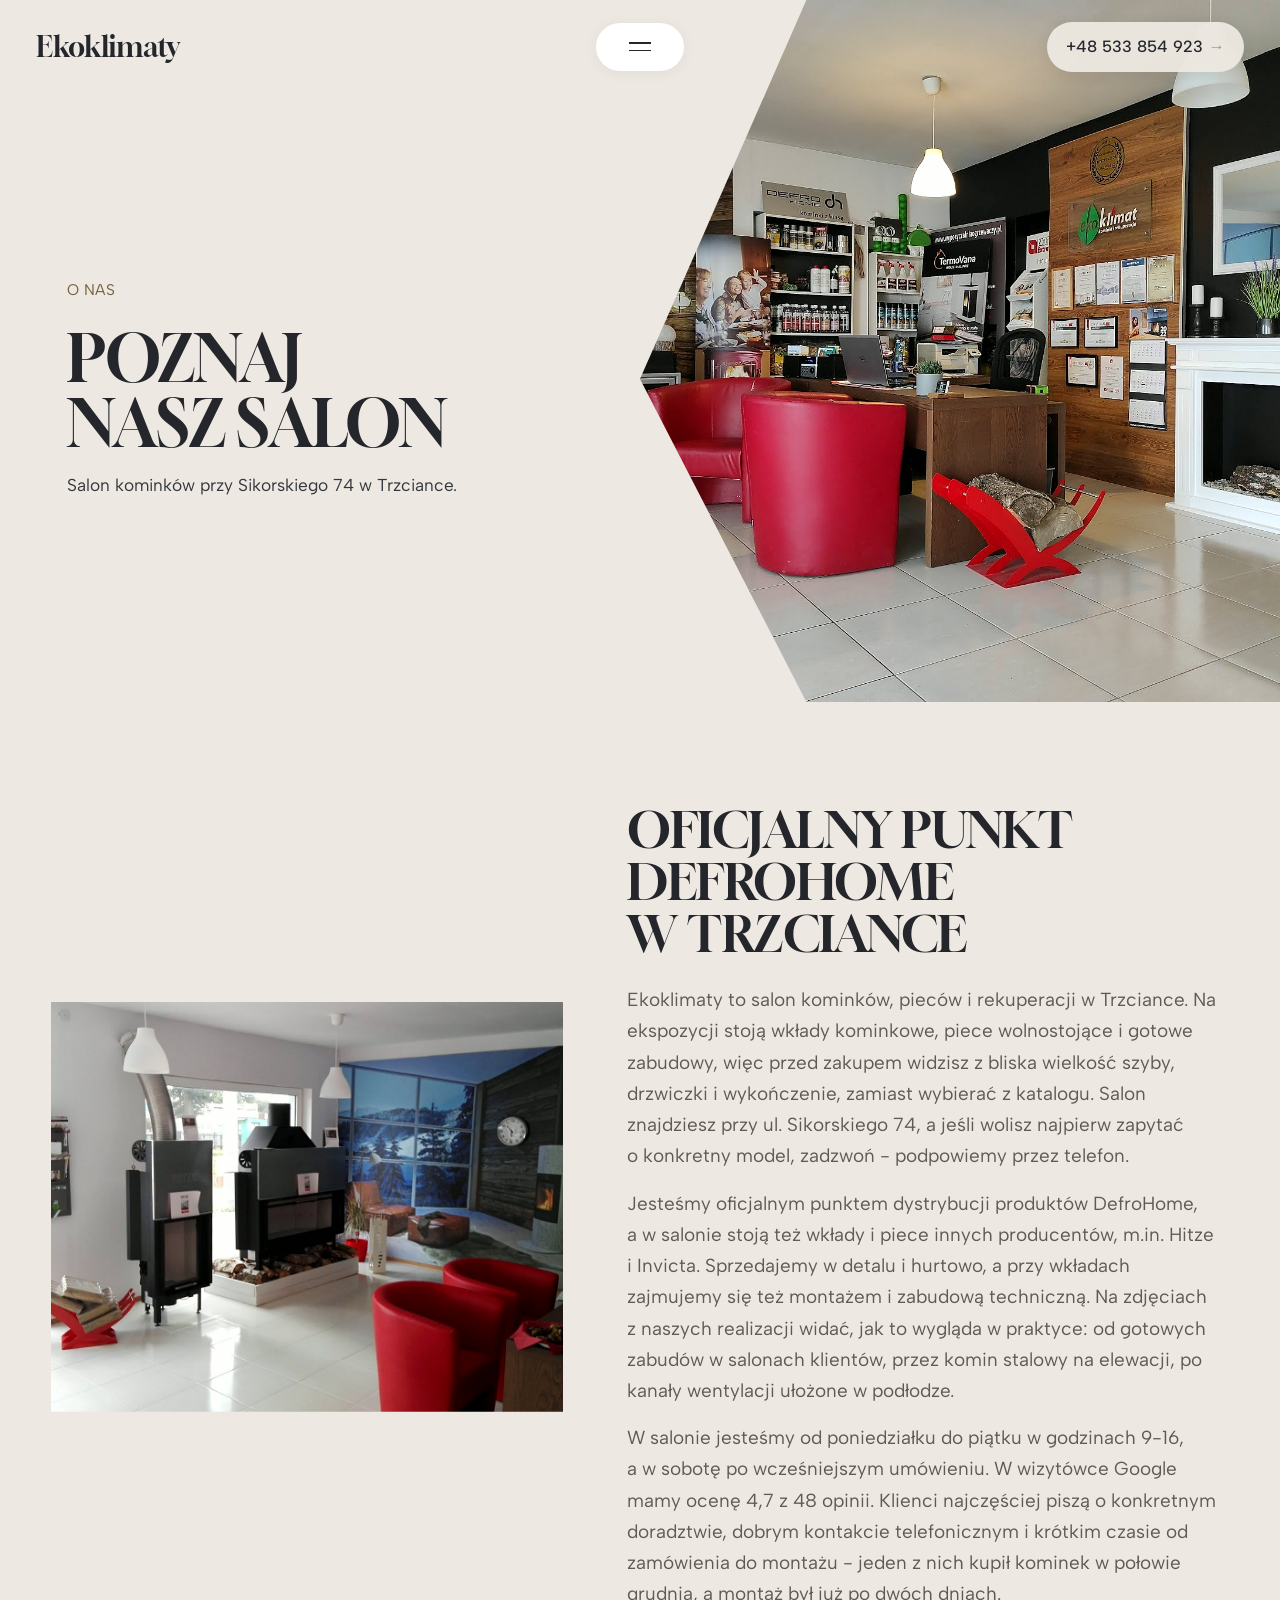
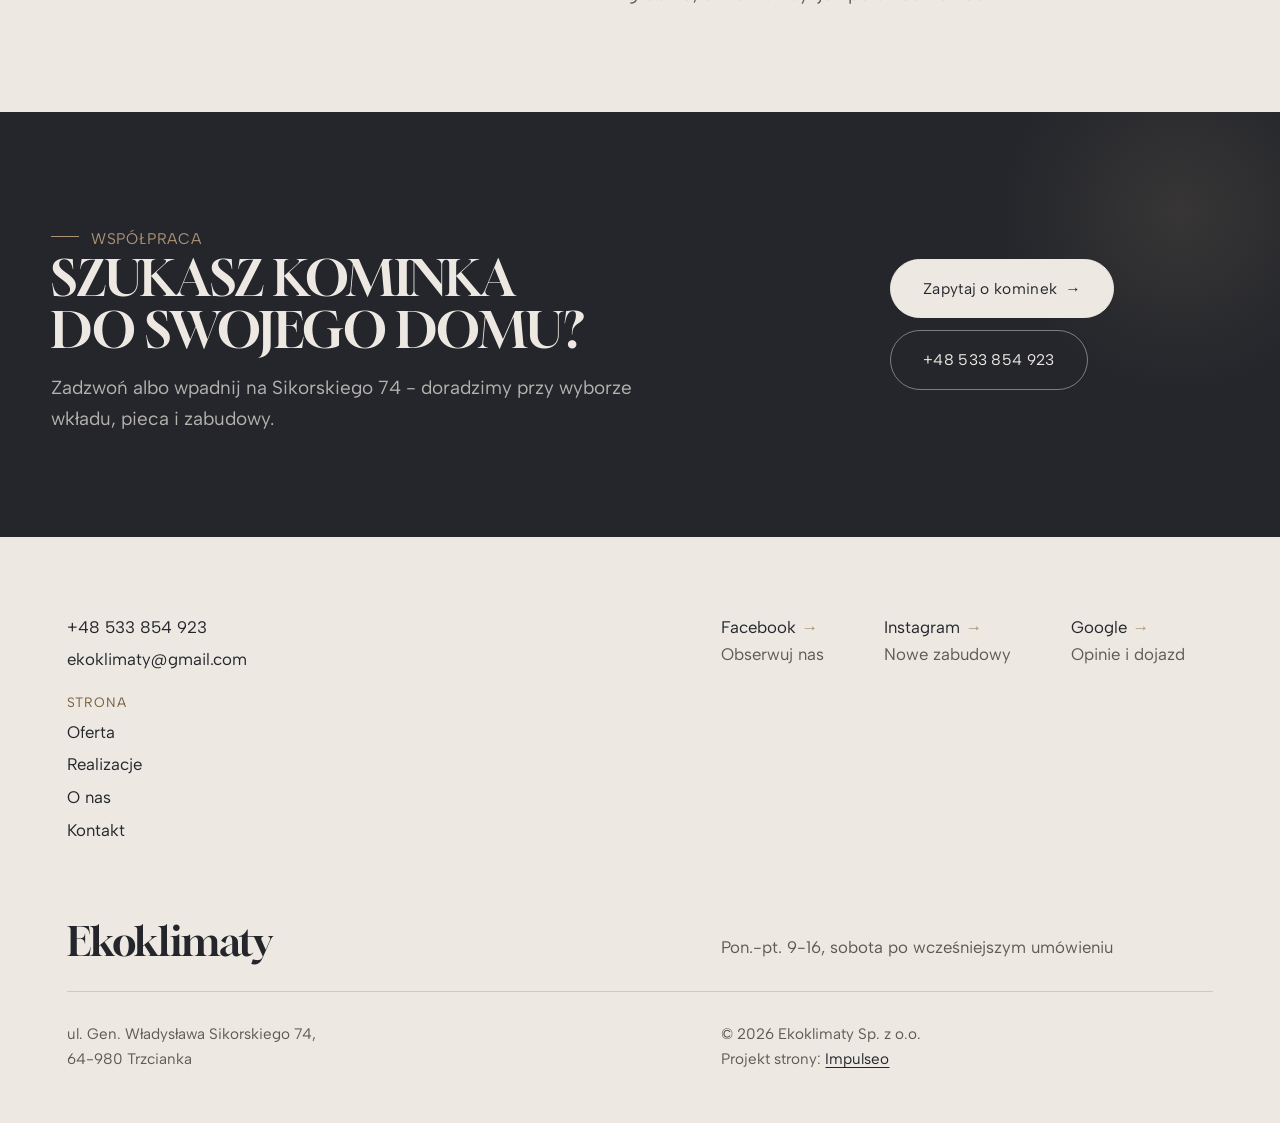
<file: o-nas.html>
<!DOCTYPE html>
<html lang="pl">
<head>
<meta charset="UTF-8">
<meta name="viewport" content="width=device-width, initial-scale=1.0">
<title>O nas - Ekoklimaty</title>
<meta name="description" content="Ekoklimaty - salon kominków w Trzciance przy ul. Sikorskiego 74. Wkłady kominkowe powietrzne i z płaszczem wodnym, piece wolnostojące, zabudowy wkładów, systemy kominowe i rekuperacja. Oficjalny punkt dystrybucji DefroHome. Zadzwoń: 533 854 923.">
<link rel="canonical" href="https://kris20032.github.io/ekoklimaty-spolka-z-o-o/o-nas.html">
<meta name="robots" content="noindex, nofollow">
<meta property="og:type" content="website">
<meta property="og:locale" content="pl_PL">
<meta property="og:site_name" content="Ekoklimaty">
<meta property="og:title" content="O nas - Ekoklimaty">
<meta property="og:description" content="Ekoklimaty - salon kominków w Trzciance przy ul. Sikorskiego 74. Wkłady kominkowe powietrzne i z płaszczem wodnym, piece wolnostojące, zabudowy wkładów, systemy kominowe i rekuperacja. Oficjalny punkt dystrybucji DefroHome. Zadzwoń: 533 854 923.">
<meta property="og:url" content="https://kris20032.github.io/ekoklimaty-spolka-z-o-o/o-nas.html">
<meta property="og:image" content="https://kris20032.github.io/ekoklimaty-spolka-z-o-o/img/og.jpg">
<meta property="og:image:width" content="1200">
<meta property="og:image:height" content="630">
<meta name="twitter:card" content="summary_large_image">
<link rel="preconnect" href="https://fonts.googleapis.com">
<link rel="preconnect" href="https://fonts.gstatic.com" crossorigin>
<link href="https://fonts.googleapis.com/css2?family=Gloock&family=Albert+Sans:wght@300;400;500;600&display=swap" rel="stylesheet">
<link rel="stylesheet" href="assets/styles.css?v=kl1">
</head>
<body class="kl">

<header class="kl-nav">
  <div class="kl-bar">
    <a class="kl-logo" href="index.html" aria-label="Ekoklimaty - strona główna">Ekoklimaty</a>
    <button class="kl-burger" type="button" aria-label="Menu" aria-expanded="false" aria-controls="kl-menu"><span></span><span></span></button>
    <a class="kl-tel" href="tel:+48533854923">+48 533 854 923 <span class="kl-arr" aria-hidden="true">→</span></a>
  </div>
  <nav class="kl-menu" id="kl-menu" aria-label="Menu główne">
    <div class="kl-menu-in">
      <div class="kl-menu-links">
        <a href="index.html">Start</a>
        <a href="oferta.html">Oferta</a>
        <a href="realizacje.html">Realizacje</a>
        <a href="o-nas.html" aria-current="page">O nas</a>
        <a href="kontakt.html">Kontakt</a>
      </div>
      <div class="kl-menu-side">
        <span class="kl-kicker">Salon w Trzciance</span>
        <p>ul. Gen. Władysława Sikorskiego 74<br>64-980 Trzcianka</p>
        <p>Pon.-pt. 9-16<br>sobota po wcześniejszym umówieniu</p>
        <a class="kl-pill kl-pill-dark" href="tel:+48533854923">Zadzwoń +48 533 854 923</a>
      </div>
    </div>
  </nav>
</header>

<main>
<section class="pagehead">
  <img src="img/g16.jpg" alt="Ekoklimaty - Poznaj nasz salon" width="1600" height="1197" decoding="async">
  <div class="wrap">
    <span class="eyebrow">O nas</span>
    <h1>Poznaj nasz salon</h1>
    <p>Salon kominków przy Sikorskiego 74 w Trzciance.</p>
  </div>
</section>
<section>
  <div class="wrap split">
    <div class="split-art reveal"><img src="img/g14.jpg" alt="Ekoklimaty" loading="lazy" width="1600" height="898" decoding="async"></div>
    <div class="split-copy reveal">
      <h2>Oficjalny punkt DefroHome w Trzciance</h2>
      <p class="muted">Ekoklimaty to salon kominków, pieców i rekuperacji w Trzciance. Na ekspozycji stoją wkłady kominkowe, piece wolnostojące i gotowe zabudowy, więc przed zakupem widzisz z bliska wielkość szyby, drzwiczki i wykończenie, zamiast wybierać z katalogu. Salon znajdziesz przy ul. Sikorskiego 74, a jeśli wolisz najpierw zapytać o konkretny model, zadzwoń - podpowiemy przez telefon.</p>
      <p class="muted">Jesteśmy oficjalnym punktem dystrybucji produktów DefroHome, a w salonie stoją też wkłady i piece innych producentów, m.in. Hitze i Invicta. Sprzedajemy w detalu i hurtowo, a przy wkładach zajmujemy się też montażem i zabudową techniczną. Na zdjęciach z naszych realizacji widać, jak to wygląda w praktyce: od gotowych zabudów w salonach klientów, przez komin stalowy na elewacji, po kanały wentylacji ułożone w podłodze.</p>
      <p class="muted">W salonie jesteśmy od poniedziałku do piątku w godzinach 9-16, a w sobotę po wcześniejszym umówieniu. W wizytówce Google mamy ocenę 4,7 z 48 opinii. Klienci najczęściej piszą o konkretnym doradztwie, dobrym kontakcie telefonicznym i krótkim czasie od zamówienia do montażu - jeden z nich kupił kominek w połowie grudnia, a montaż był już po dwóch dniach.</p>
    </div>
  </div>
</section>


<section class="cta">
  <div class="wrap">
    <div class="reveal">
      <span class="eyebrow">Współpraca</span>
      <h2>Szukasz kominka do swojego domu?</h2>
      <p>Zadzwoń albo wpadnij na Sikorskiego 74 - doradzimy przy wyborze wkładu, pieca i zabudowy.</p>
    </div>
    <div class="cta-actions reveal">
      <a href="kontakt.html" class="btn btn-light">Zapytaj o kominek <span class="arr">→</span></a>
      <a href="tel:+48533854923" class="btn btn-ghost btn-ghost-cta">+48 533 854 923</a>
    </div>
  </div>
</section>
</main>

<footer class="kl-foot">
  <div class="kl-wrap">
    <div class="kl-foot-top">
      <div class="kl-foot-list">
        <a href="tel:+48533854923">+48 533 854 923</a>
        <a href="mailto:ekoklimaty@gmail.com">ekoklimaty@gmail.com</a>
        <span class="kl-foot-h">Strona</span>
        <a href="oferta.html">Oferta</a>
        <a href="realizacje.html">Realizacje</a>
        <a href="o-nas.html">O nas</a>
        <a href="kontakt.html">Kontakt</a>
      </div>
      <div class="kl-foot-soc">
        <a href="https://www.facebook.com/EkoklimatTrzcianka/" target="_blank" rel="noopener"><b>Facebook <span class="kl-arr" aria-hidden="true">→</span></b><span>Obserwuj nas</span></a>
        <a href="https://www.instagram.com/ekoklimaty/" target="_blank" rel="noopener"><b>Instagram <span class="kl-arr" aria-hidden="true">→</span></b><span>Nowe zabudowy</span></a>
        <a href="https://maps.google.com/?cid=5109747823661136151&amp;g_mp=Cidnb29nbGUubWFwcy5wbGFjZXMudjEuUGxhY2VzLlNlYXJjaFRleHQQAhgEIAA" target="_blank" rel="noopener"><b>Google <span class="kl-arr" aria-hidden="true">→</span></b><span>Opinie i dojazd</span></a>
      </div>
    </div>
    <div class="kl-foot-mid">
      <a class="kl-logo kl-logo-foot" href="index.html">Ekoklimaty</a>
      <p class="kl-foot-hours">Pon.-pt. 9-16, sobota po wcześniejszym umówieniu</p>
    </div>
    <div class="kl-foot-bot">
      <p>ul. Gen. Władysława Sikorskiego 74,<br>64-980 Trzcianka</p>
      <p>© 2026 Ekoklimaty Sp. z o.o.<br>Projekt strony: <a class="foot-credit" href="https://impulseo.pl" target="_blank" rel="noopener">Impulseo</a></p>
    </div>
  </div>
</footer>
<div class="sticky-call"><a class="sc-call" href="tel:+48533854923"><svg class="ico-tel" width="16" height="16" viewBox="0 0 24 24" fill="none" aria-hidden="true"><path d="M6.6 10.8a15.5 15.5 0 0 0 6.6 6.6l2.2-2.2a1 1 0 0 1 1-.24 11.4 11.4 0 0 0 3.6.58 1 1 0 0 1 1 1V20a1 1 0 0 1-1 1A17 17 0 0 1 3 4a1 1 0 0 1 1-1h3.5a1 1 0 0 1 1 1c0 1.25.2 2.46.58 3.6a1 1 0 0 1-.25 1l-2.23 2.2Z" fill="currentColor"/></svg> Zadzwoń</a><a class="sc-quote" href="kontakt.html">Zapytaj o kominek</a></div>
<div class="demo-wazne" data-do="2026-11-02" data-cykl="3" hidden><svg class="dw-ico" width="13" height="13" viewBox="0 0 24 24" fill="none" aria-hidden="true"><circle cx="12" cy="12" r="8.6" stroke="currentColor" stroke-width="1.8"/><path d="M12 7.2V12l3.3 2" stroke="currentColor" stroke-width="1.8" stroke-linecap="round"/></svg><span class="dw-txt"></span></div>

<script src="assets/main.js"></script>
<script src="assets/klind.js"></script>
</body>
</html>
</file>
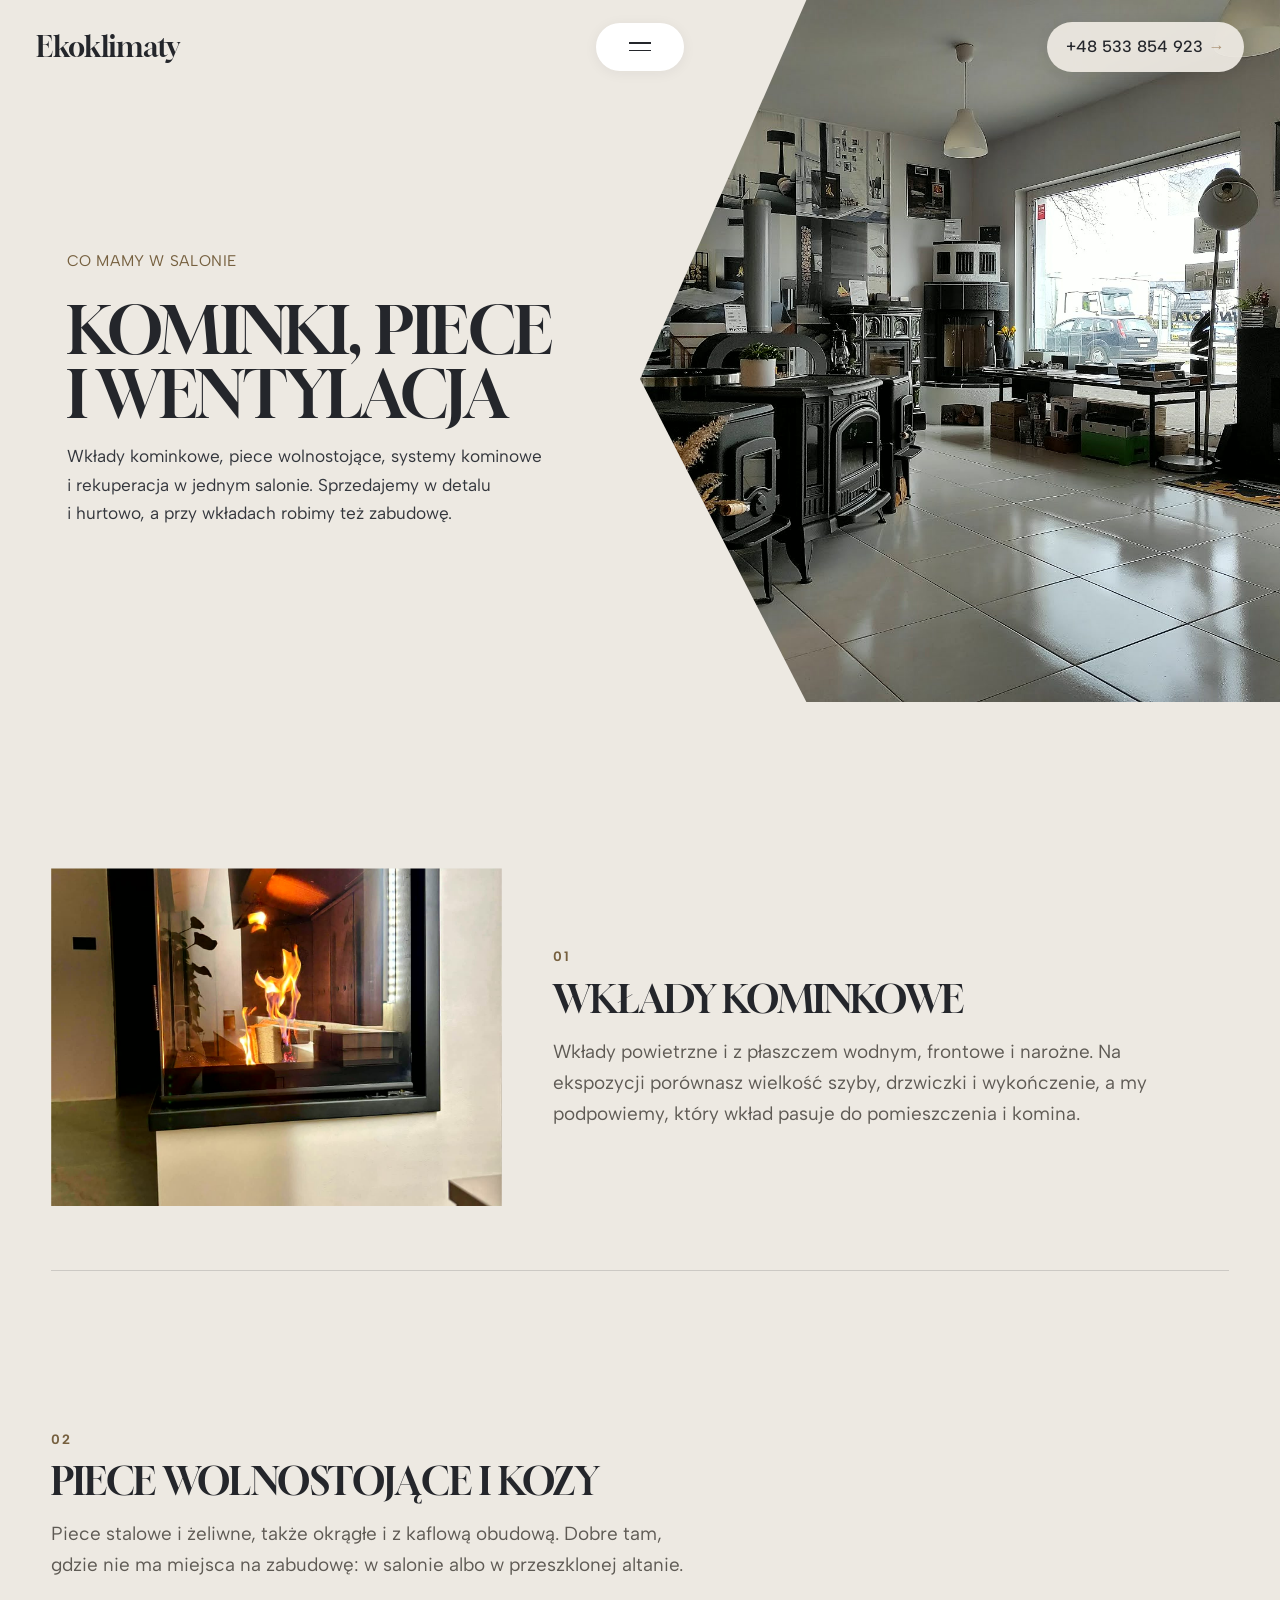
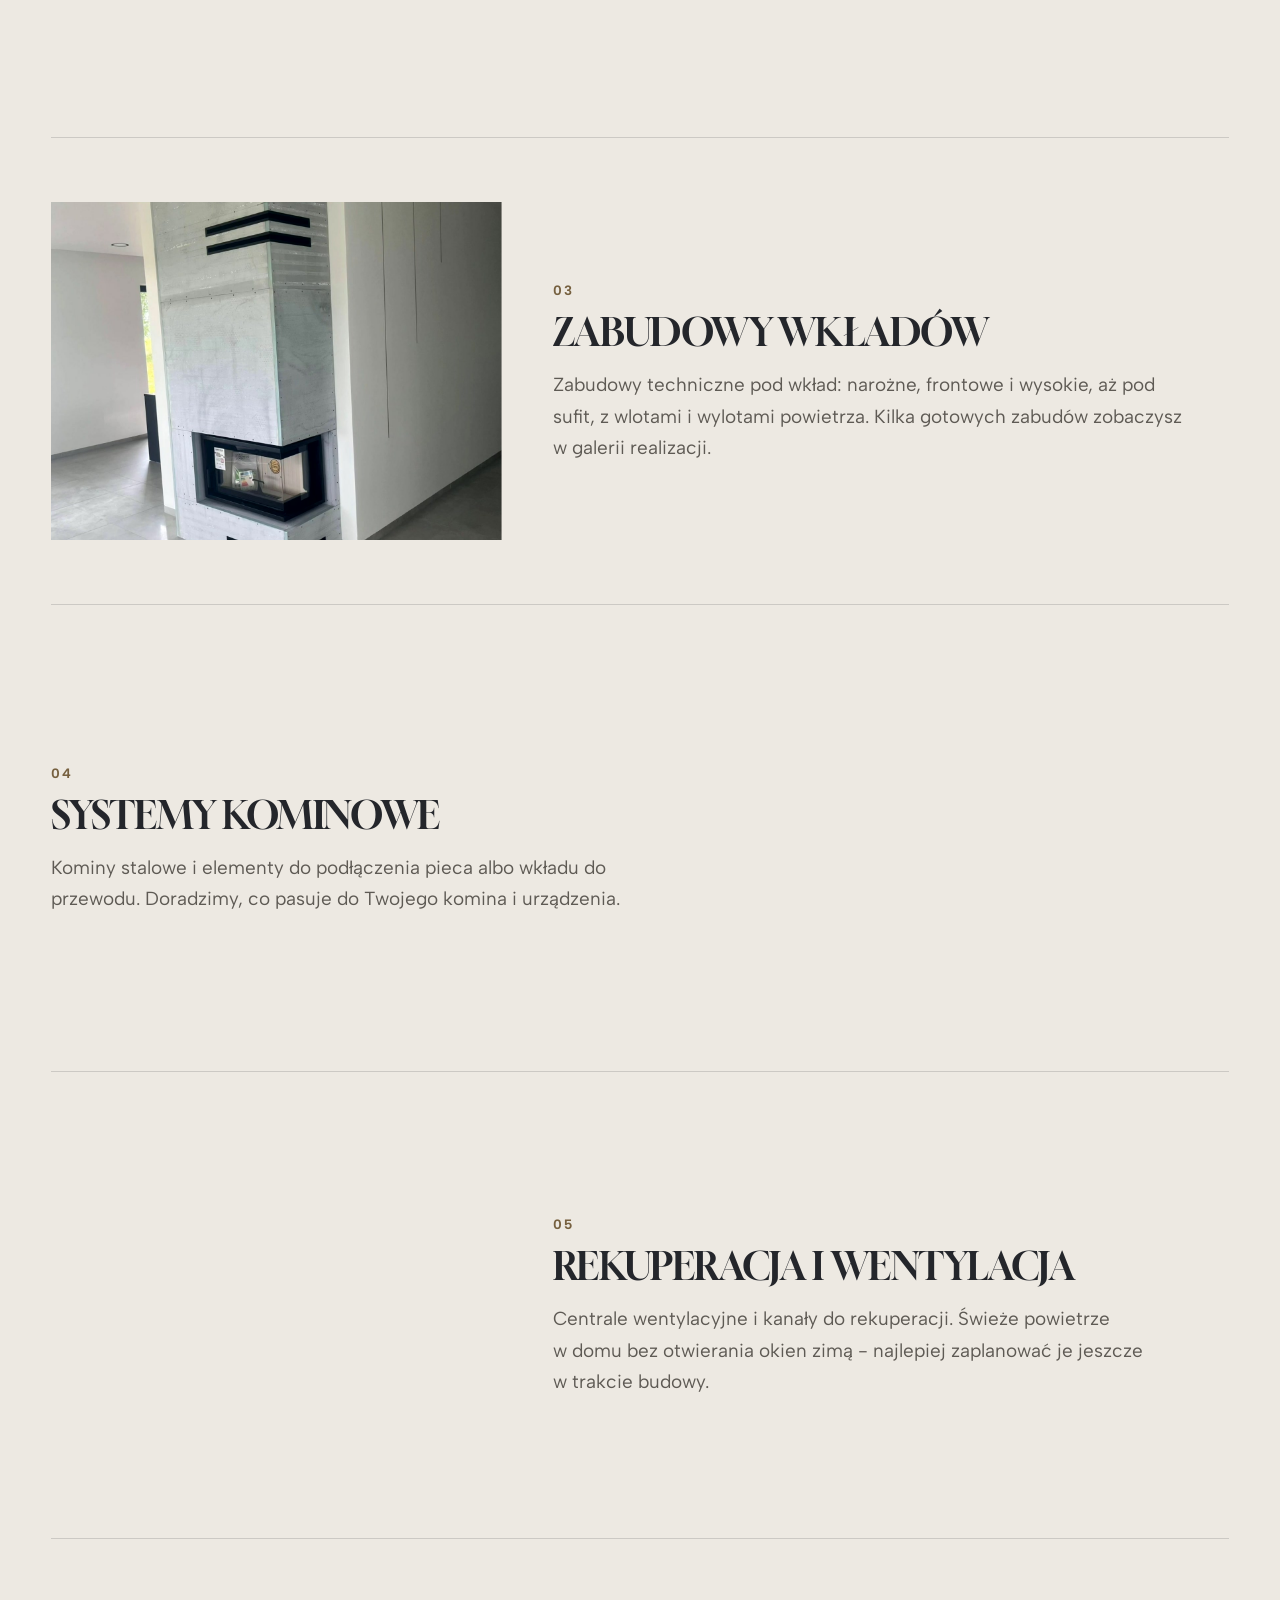
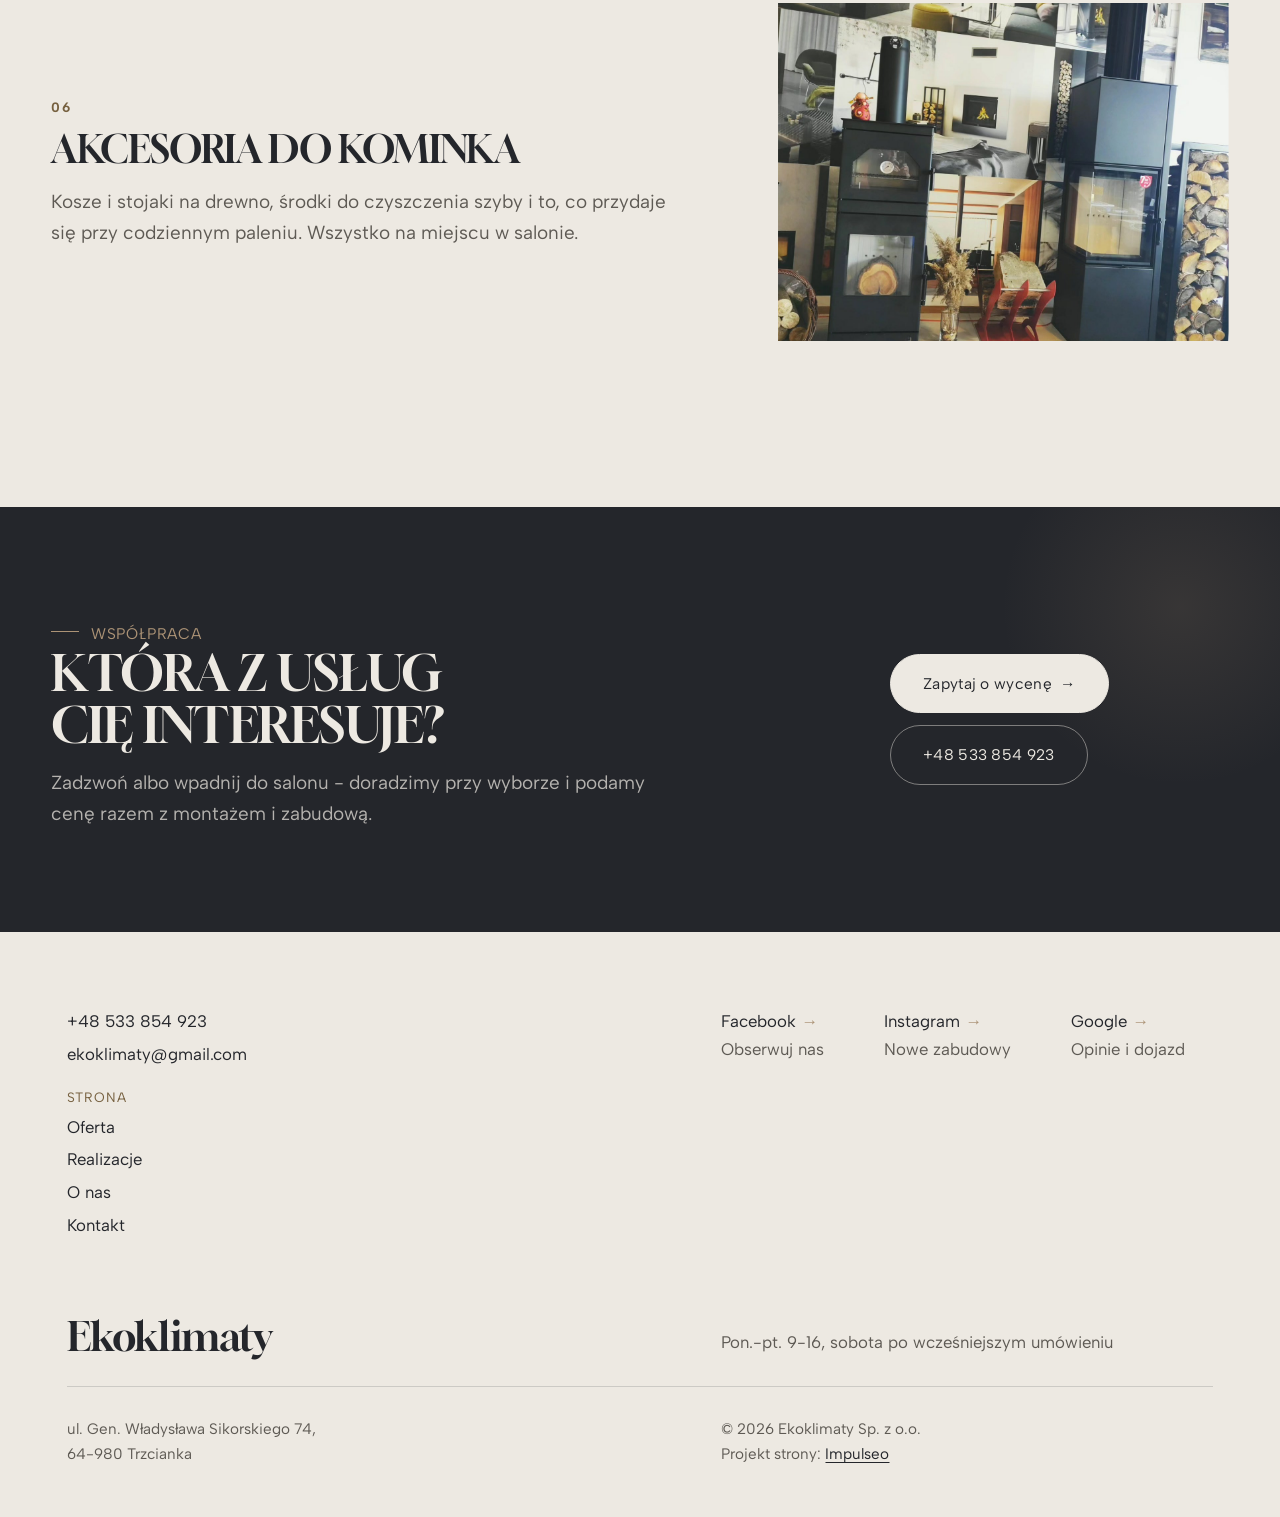
<file: oferta.html>
<!DOCTYPE html>
<html lang="pl">
<head>
<meta charset="UTF-8">
<meta name="viewport" content="width=device-width, initial-scale=1.0">
<title>Oferta - Ekoklimaty</title>
<meta name="description" content="Ekoklimaty - salon kominków w Trzciance przy ul. Sikorskiego 74. Wkłady kominkowe powietrzne i z płaszczem wodnym, piece wolnostojące, zabudowy wkładów, systemy kominowe i rekuperacja. Oficjalny punkt dystrybucji DefroHome. Zadzwoń: 533 854 923.">
<link rel="canonical" href="https://kris20032.github.io/ekoklimaty-spolka-z-o-o/oferta.html">
<meta name="robots" content="noindex, nofollow">
<meta property="og:type" content="website">
<meta property="og:locale" content="pl_PL">
<meta property="og:site_name" content="Ekoklimaty">
<meta property="og:title" content="Oferta - Ekoklimaty">
<meta property="og:description" content="Ekoklimaty - salon kominków w Trzciance przy ul. Sikorskiego 74. Wkłady kominkowe powietrzne i z płaszczem wodnym, piece wolnostojące, zabudowy wkładów, systemy kominowe i rekuperacja. Oficjalny punkt dystrybucji DefroHome. Zadzwoń: 533 854 923.">
<meta property="og:url" content="https://kris20032.github.io/ekoklimaty-spolka-z-o-o/oferta.html">
<meta property="og:image" content="https://kris20032.github.io/ekoklimaty-spolka-z-o-o/img/og.jpg">
<meta property="og:image:width" content="1200">
<meta property="og:image:height" content="630">
<meta name="twitter:card" content="summary_large_image">
<link rel="preconnect" href="https://fonts.googleapis.com">
<link rel="preconnect" href="https://fonts.gstatic.com" crossorigin>
<link href="https://fonts.googleapis.com/css2?family=Gloock&family=Albert+Sans:wght@300;400;500;600&display=swap" rel="stylesheet">
<link rel="stylesheet" href="assets/styles.css?v=kl1">
</head>
<body class="kl">

<header class="kl-nav">
  <div class="kl-bar">
    <a class="kl-logo" href="index.html" aria-label="Ekoklimaty - strona główna">Ekoklimaty</a>
    <button class="kl-burger" type="button" aria-label="Menu" aria-expanded="false" aria-controls="kl-menu"><span></span><span></span></button>
    <a class="kl-tel" href="tel:+48533854923">+48 533 854 923 <span class="kl-arr" aria-hidden="true">→</span></a>
  </div>
  <nav class="kl-menu" id="kl-menu" aria-label="Menu główne">
    <div class="kl-menu-in">
      <div class="kl-menu-links">
        <a href="index.html">Start</a>
        <a href="oferta.html" aria-current="page">Oferta</a>
        <a href="realizacje.html">Realizacje</a>
        <a href="o-nas.html">O nas</a>
        <a href="kontakt.html">Kontakt</a>
      </div>
      <div class="kl-menu-side">
        <span class="kl-kicker">Salon w Trzciance</span>
        <p>ul. Gen. Władysława Sikorskiego 74<br>64-980 Trzcianka</p>
        <p>Pon.-pt. 9-16<br>sobota po wcześniejszym umówieniu</p>
        <a class="kl-pill kl-pill-dark" href="tel:+48533854923">Zadzwoń +48 533 854 923</a>
      </div>
    </div>
  </nav>
</header>

<main>
<section class="pagehead">
  <img src="img/g13.jpg" alt="Ekoklimaty - Kominki, piece i wentylacja" width="1600" height="1197" decoding="async">
  <div class="wrap">
    <span class="eyebrow">Co mamy w salonie</span>
    <h1>Kominki, piece i wentylacja</h1>
    <p>Wkłady kominkowe, piece wolnostojące, systemy kominowe i rekuperacja w jednym salonie. Sprzedajemy w detalu i hurtowo, a przy wkładach robimy też zabudowę.</p>
  </div>
</section>
<section>
  <div class="wrap">
    <div class="svc-row reveal">
      <div class="svc-row-art"><img src="img/g7.jpg" alt="Wkłady kominkowe" loading="lazy" width="1440" height="1800" decoding="async"></div>
      <div>
        <span class="num">01</span>
        <h3>Wkłady kominkowe</h3>
        <p class="muted">Wkłady powietrzne i z płaszczem wodnym, frontowe i narożne. Na ekspozycji porównasz wielkość szyby, drzwiczki i wykończenie, a my podpowiemy, który wkład pasuje do pomieszczenia i komina.</p>
      </div>
    </div>
    <div class="svc-row rev reveal">
      <div class="svc-row-art"><img src="img/g2.jpg" alt="Piece wolnostojące i kozy" loading="lazy" width="1440" height="1440" decoding="async"></div>
      <div>
        <span class="num">02</span>
        <h3>Piece wolnostojące i kozy</h3>
        <p class="muted">Piece stalowe i żeliwne, także okrągłe i z kaflową obudową. Dobre tam, gdzie nie ma miejsca na zabudowę: w salonie albo w przeszklonej altanie.</p>
      </div>
    </div>
    <div class="svc-row reveal">
      <div class="svc-row-art"><img src="img/g4.jpg" alt="Zabudowy wkładów" loading="lazy" width="1362" height="1362" decoding="async"></div>
      <div>
        <span class="num">03</span>
        <h3>Zabudowy wkładów</h3>
        <p class="muted">Zabudowy techniczne pod wkład: narożne, frontowe i wysokie, aż pod sufit, z wlotami i wylotami powietrza. Kilka gotowych zabudów zobaczysz w galerii realizacji.</p>
      </div>
    </div>
    <div class="svc-row rev reveal">
      <div class="svc-row-art"><img src="img/g10.jpg" alt="Systemy kominowe" loading="lazy" width="1440" height="1920" decoding="async"></div>
      <div>
        <span class="num">04</span>
        <h3>Systemy kominowe</h3>
        <p class="muted">Kominy stalowe i elementy do podłączenia pieca albo wkładu do przewodu. Doradzimy, co pasuje do Twojego komina i urządzenia.</p>
      </div>
    </div>
    <div class="svc-row reveal">
      <div class="svc-row-art"><img src="img/g11.jpg" alt="Rekuperacja i wentylacja" loading="lazy" width="1440" height="1440" decoding="async"></div>
      <div>
        <span class="num">05</span>
        <h3>Rekuperacja i wentylacja</h3>
        <p class="muted">Centrale wentylacyjne i kanały do rekuperacji. Świeże powietrze w domu bez otwierania okien zimą - najlepiej zaplanować je jeszcze w trakcie budowy.</p>
      </div>
    </div>
    <div class="svc-row rev reveal">
      <div class="svc-row-art"><img src="img/g12.jpg" alt="Akcesoria do kominka" loading="lazy" width="1362" height="1362" decoding="async"></div>
      <div>
        <span class="num">06</span>
        <h3>Akcesoria do kominka</h3>
        <p class="muted">Kosze i stojaki na drewno, środki do czyszczenia szyby i to, co przydaje się przy codziennym paleniu. Wszystko na miejscu w salonie.</p>
      </div>
    </div>
  </div>
</section>

<section class="cta">
  <div class="wrap">
    <div class="reveal">
      <span class="eyebrow">Współpraca</span>
      <h2>Która z usług Cię interesuje?</h2>
      <p>Zadzwoń albo wpadnij do salonu - doradzimy przy wyborze i podamy cenę razem z montażem i zabudową.</p>
    </div>
    <div class="cta-actions reveal">
      <a href="kontakt.html" class="btn btn-light">Zapytaj o wycenę <span class="arr">→</span></a>
      <a href="tel:+48533854923" class="btn btn-ghost btn-ghost-cta">+48 533 854 923</a>
    </div>
  </div>
</section>
</main>

<footer class="kl-foot">
  <div class="kl-wrap">
    <div class="kl-foot-top">
      <div class="kl-foot-list">
        <a href="tel:+48533854923">+48 533 854 923</a>
        <a href="mailto:ekoklimaty@gmail.com">ekoklimaty@gmail.com</a>
        <span class="kl-foot-h">Strona</span>
        <a href="oferta.html">Oferta</a>
        <a href="realizacje.html">Realizacje</a>
        <a href="o-nas.html">O nas</a>
        <a href="kontakt.html">Kontakt</a>
      </div>
      <div class="kl-foot-soc">
        <a href="https://www.facebook.com/EkoklimatTrzcianka/" target="_blank" rel="noopener"><b>Facebook <span class="kl-arr" aria-hidden="true">→</span></b><span>Obserwuj nas</span></a>
        <a href="https://www.instagram.com/ekoklimaty/" target="_blank" rel="noopener"><b>Instagram <span class="kl-arr" aria-hidden="true">→</span></b><span>Nowe zabudowy</span></a>
        <a href="https://maps.google.com/?cid=5109747823661136151&amp;g_mp=Cidnb29nbGUubWFwcy5wbGFjZXMudjEuUGxhY2VzLlNlYXJjaFRleHQQAhgEIAA" target="_blank" rel="noopener"><b>Google <span class="kl-arr" aria-hidden="true">→</span></b><span>Opinie i dojazd</span></a>
      </div>
    </div>
    <div class="kl-foot-mid">
      <a class="kl-logo kl-logo-foot" href="index.html">Ekoklimaty</a>
      <p class="kl-foot-hours">Pon.-pt. 9-16, sobota po wcześniejszym umówieniu</p>
    </div>
    <div class="kl-foot-bot">
      <p>ul. Gen. Władysława Sikorskiego 74,<br>64-980 Trzcianka</p>
      <p>© 2026 Ekoklimaty Sp. z o.o.<br>Projekt strony: <a class="foot-credit" href="https://impulseo.pl" target="_blank" rel="noopener">Impulseo</a></p>
    </div>
  </div>
</footer>
<div class="sticky-call"><a class="sc-call" href="tel:+48533854923"><svg class="ico-tel" width="16" height="16" viewBox="0 0 24 24" fill="none" aria-hidden="true"><path d="M6.6 10.8a15.5 15.5 0 0 0 6.6 6.6l2.2-2.2a1 1 0 0 1 1-.24 11.4 11.4 0 0 0 3.6.58 1 1 0 0 1 1 1V20a1 1 0 0 1-1 1A17 17 0 0 1 3 4a1 1 0 0 1 1-1h3.5a1 1 0 0 1 1 1c0 1.25.2 2.46.58 3.6a1 1 0 0 1-.25 1l-2.23 2.2Z" fill="currentColor"/></svg> Zadzwoń</a><a class="sc-quote" href="kontakt.html">Zapytaj o kominek</a></div>
<div class="demo-wazne" data-do="2026-11-02" data-cykl="3" hidden><svg class="dw-ico" width="13" height="13" viewBox="0 0 24 24" fill="none" aria-hidden="true"><circle cx="12" cy="12" r="8.6" stroke="currentColor" stroke-width="1.8"/><path d="M12 7.2V12l3.3 2" stroke="currentColor" stroke-width="1.8" stroke-linecap="round"/></svg><span class="dw-txt"></span></div>

<script src="assets/main.js"></script>
<script src="assets/klind.js"></script>
</body>
</html>
</file>
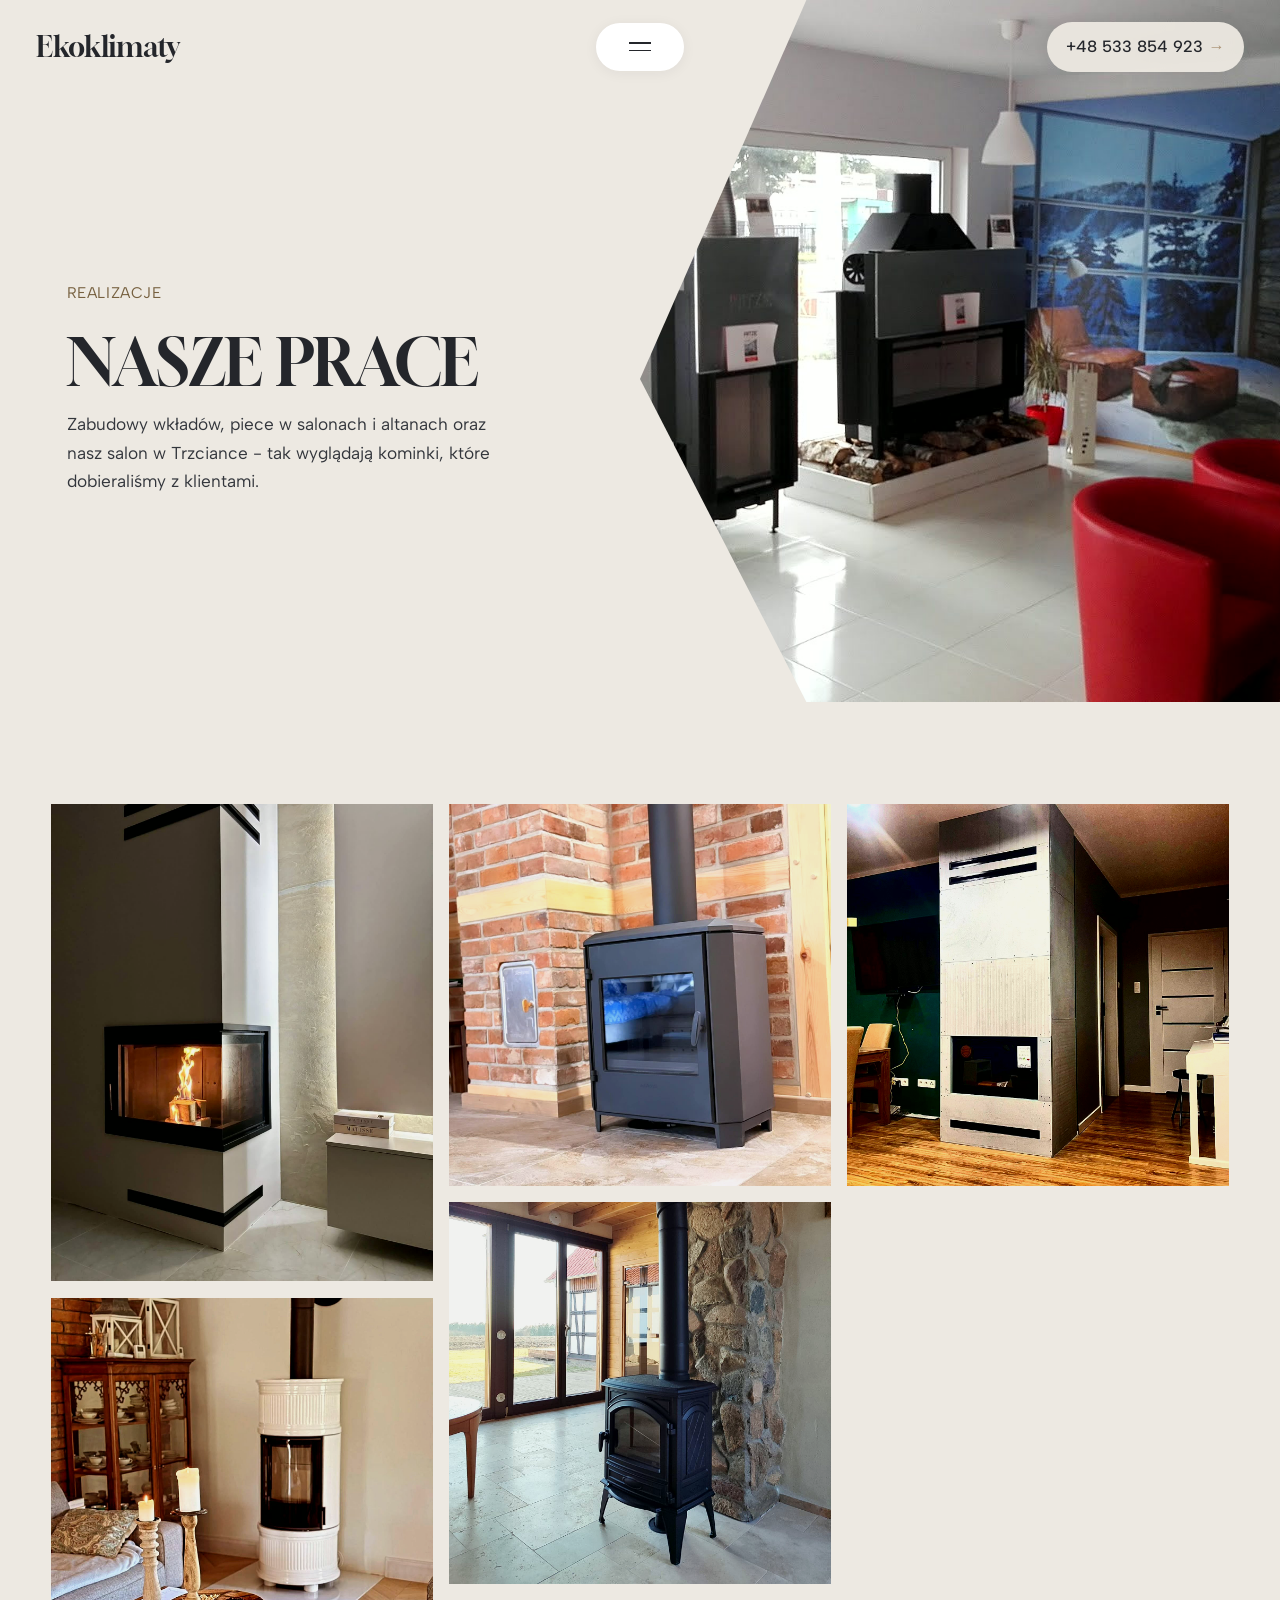
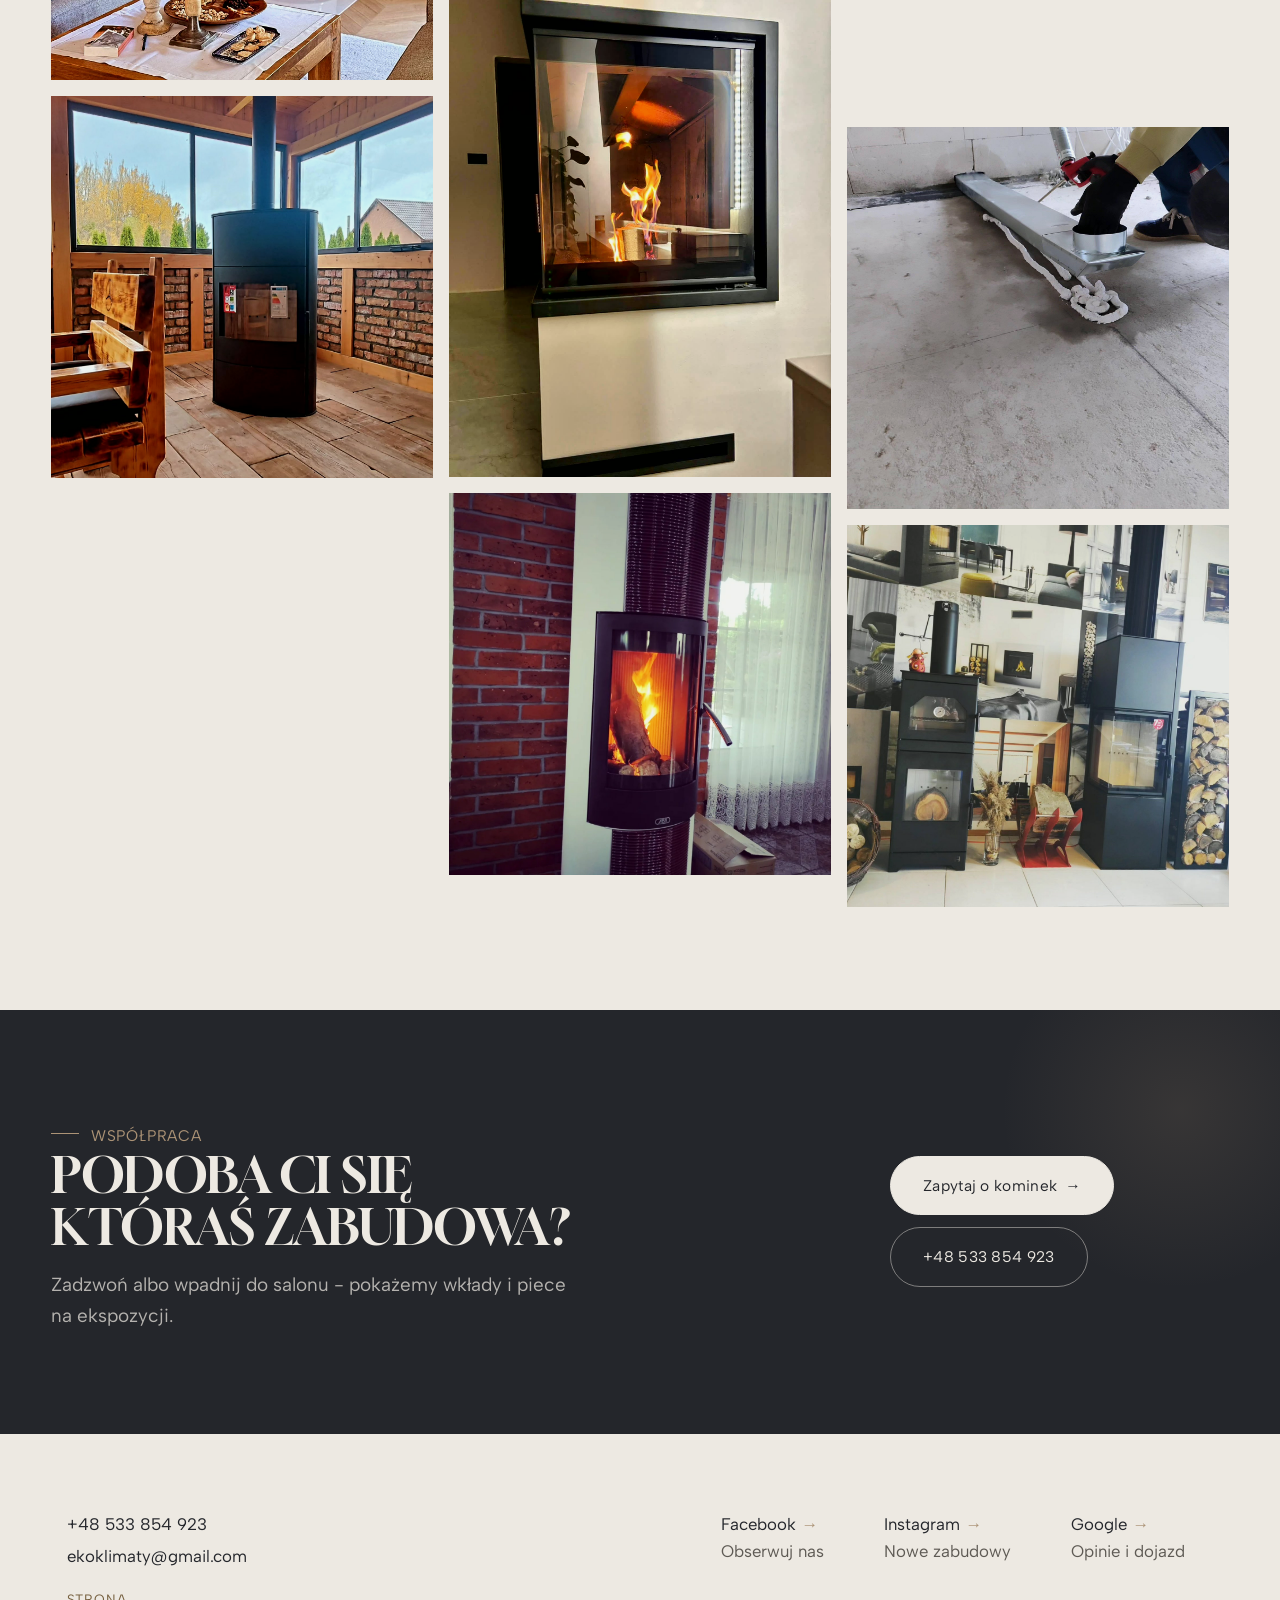
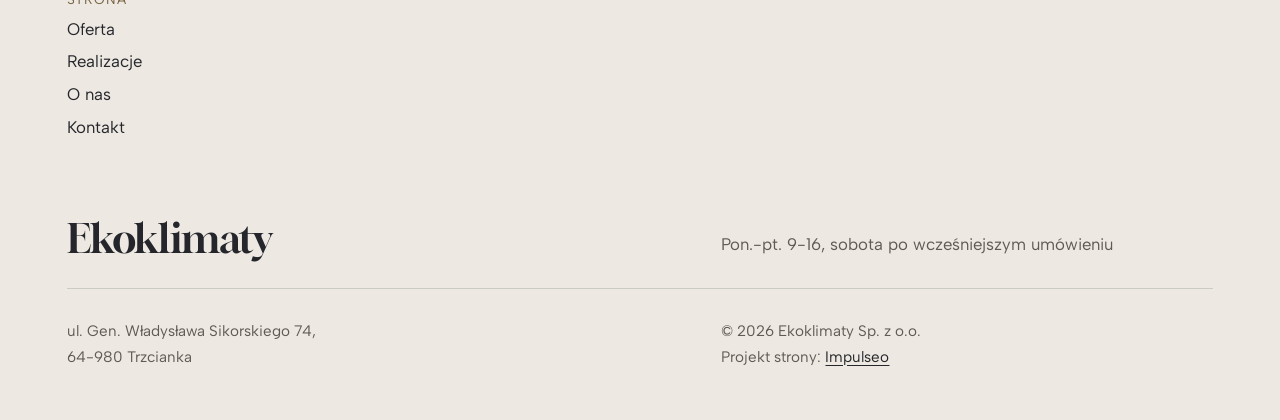
<file: realizacje.html>
<!DOCTYPE html>
<html lang="pl">
<head>
<meta charset="UTF-8">
<meta name="viewport" content="width=device-width, initial-scale=1.0">
<title>Realizacje - Ekoklimaty</title>
<meta name="description" content="Realizacje Ekoklimaty: Zabudowa narożna z wkładem, Biały piec kaflowy w salonie, Piec wolnostojący w altanie, Zabudowa narożna w jasnym wnętrzu, Piec przy ścianie z cegły">
<link rel="canonical" href="https://kris20032.github.io/ekoklimaty-spolka-z-o-o/realizacje.html">
<meta name="robots" content="noindex, nofollow">
<meta property="og:type" content="website">
<meta property="og:locale" content="pl_PL">
<meta property="og:site_name" content="Ekoklimaty">
<meta property="og:title" content="Realizacje - Ekoklimaty">
<meta property="og:description" content="Realizacje Ekoklimaty: Zabudowa narożna z wkładem, Biały piec kaflowy w salonie, Piec wolnostojący w altanie, Zabudowa narożna w jasnym wnętrzu, Piec przy ścianie z cegły">
<meta property="og:url" content="https://kris20032.github.io/ekoklimaty-spolka-z-o-o/realizacje.html">
<meta property="og:image" content="https://kris20032.github.io/ekoklimaty-spolka-z-o-o/img/og.jpg">
<meta property="og:image:width" content="1200">
<meta property="og:image:height" content="630">
<meta name="twitter:card" content="summary_large_image">
<link rel="preconnect" href="https://fonts.googleapis.com">
<link rel="preconnect" href="https://fonts.gstatic.com" crossorigin>
<link href="https://fonts.googleapis.com/css2?family=Gloock&family=Albert+Sans:wght@300;400;500;600&display=swap" rel="stylesheet">
<link rel="stylesheet" href="assets/styles.css?v=kl1">
</head>
<body class="kl">

<header class="kl-nav">
  <div class="kl-bar">
    <a class="kl-logo" href="index.html" aria-label="Ekoklimaty - strona główna">Ekoklimaty</a>
    <button class="kl-burger" type="button" aria-label="Menu" aria-expanded="false" aria-controls="kl-menu"><span></span><span></span></button>
    <a class="kl-tel" href="tel:+48533854923">+48 533 854 923 <span class="kl-arr" aria-hidden="true">→</span></a>
  </div>
  <nav class="kl-menu" id="kl-menu" aria-label="Menu główne">
    <div class="kl-menu-in">
      <div class="kl-menu-links">
        <a href="index.html">Start</a>
        <a href="oferta.html">Oferta</a>
        <a href="realizacje.html" aria-current="page">Realizacje</a>
        <a href="o-nas.html">O nas</a>
        <a href="kontakt.html">Kontakt</a>
      </div>
      <div class="kl-menu-side">
        <span class="kl-kicker">Salon w Trzciance</span>
        <p>ul. Gen. Władysława Sikorskiego 74<br>64-980 Trzcianka</p>
        <p>Pon.-pt. 9-16<br>sobota po wcześniejszym umówieniu</p>
        <a class="kl-pill kl-pill-dark" href="tel:+48533854923">Zadzwoń +48 533 854 923</a>
      </div>
    </div>
  </nav>
</header>

<main>
<section class="pagehead">
  <img src="img/g14.jpg" alt="Ekoklimaty - Nasze prace" width="1600" height="898" decoding="async">
  <div class="wrap">
    <span class="eyebrow">Realizacje</span>
    <h1>Nasze prace</h1>
    <p>Zabudowy wkładów, piece w salonach i altanach oraz nasz salon w Trzciance - tak wyglądają kominki, które dobieraliśmy z klientami.</p>
  </div>
</section>
<section>
  <div class="wrap">
    <div class="gallery">
      <div class="tile t-two3 reveal"><img src="img/g1.jpg" alt="Ekoklimaty" loading="lazy" width="1440" height="1800" decoding="async"></div>
      <div class="tile t-third reveal"><img src="img/g2.jpg" alt="Ekoklimaty" loading="lazy" width="1440" height="1440" decoding="async"></div>
      <div class="tile t-third reveal"><img src="img/g3.jpg" alt="Ekoklimaty" loading="lazy" width="1398" height="1398" decoding="async"></div>
      <div class="tile t-third reveal"><img src="img/g4.jpg" alt="Ekoklimaty" loading="lazy" width="1362" height="1362" decoding="async"></div>
      <div class="tile t-third reveal"><img src="img/g5.jpg" alt="Ekoklimaty" loading="lazy" width="1440" height="1440" decoding="async"></div>
      <div class="tile t-third reveal"><img src="img/g6.jpg" alt="Ekoklimaty" loading="lazy" width="1440" height="1440" decoding="async"></div>
      <div class="tile t-two3 reveal"><img src="img/g7.jpg" alt="Ekoklimaty" loading="lazy" width="1440" height="1800" decoding="async"></div>
      <div class="tile t-third reveal"><img src="img/g8.jpg" alt="Ekoklimaty" loading="lazy" width="1324" height="1324" decoding="async"></div>
      <div class="tile t-third reveal"><img src="img/g9.jpg" alt="Ekoklimaty" loading="lazy" width="1440" height="1440" decoding="async"></div>
      <div class="tile t-third reveal"><img src="img/g10.jpg" alt="Ekoklimaty" loading="lazy" width="1440" height="1920" decoding="async"></div>
      <div class="tile t-two3 reveal"><img src="img/g11.jpg" alt="Ekoklimaty" loading="lazy" width="1440" height="1440" decoding="async"></div>
      <div class="tile t-third reveal"><img src="img/g12.jpg" alt="Ekoklimaty" loading="lazy" width="1362" height="1362" decoding="async"></div>
    </div>
  </div>
</section>
<section class="cta">
  <div class="wrap">
    <div class="reveal">
      <span class="eyebrow">Współpraca</span>
      <h2>Podoba Ci się któraś zabudowa?</h2>
      <p>Zadzwoń albo wpadnij do salonu - pokażemy wkłady i piece na ekspozycji.</p>
    </div>
    <div class="cta-actions reveal">
      <a href="kontakt.html" class="btn btn-light">Zapytaj o kominek <span class="arr">→</span></a>
      <a href="tel:+48533854923" class="btn btn-ghost btn-ghost-cta">+48 533 854 923</a>
    </div>
  </div>
</section>
</main>

<footer class="kl-foot">
  <div class="kl-wrap">
    <div class="kl-foot-top">
      <div class="kl-foot-list">
        <a href="tel:+48533854923">+48 533 854 923</a>
        <a href="mailto:ekoklimaty@gmail.com">ekoklimaty@gmail.com</a>
        <span class="kl-foot-h">Strona</span>
        <a href="oferta.html">Oferta</a>
        <a href="realizacje.html">Realizacje</a>
        <a href="o-nas.html">O nas</a>
        <a href="kontakt.html">Kontakt</a>
      </div>
      <div class="kl-foot-soc">
        <a href="https://www.facebook.com/EkoklimatTrzcianka/" target="_blank" rel="noopener"><b>Facebook <span class="kl-arr" aria-hidden="true">→</span></b><span>Obserwuj nas</span></a>
        <a href="https://www.instagram.com/ekoklimaty/" target="_blank" rel="noopener"><b>Instagram <span class="kl-arr" aria-hidden="true">→</span></b><span>Nowe zabudowy</span></a>
        <a href="https://maps.google.com/?cid=5109747823661136151&amp;g_mp=Cidnb29nbGUubWFwcy5wbGFjZXMudjEuUGxhY2VzLlNlYXJjaFRleHQQAhgEIAA" target="_blank" rel="noopener"><b>Google <span class="kl-arr" aria-hidden="true">→</span></b><span>Opinie i dojazd</span></a>
      </div>
    </div>
    <div class="kl-foot-mid">
      <a class="kl-logo kl-logo-foot" href="index.html">Ekoklimaty</a>
      <p class="kl-foot-hours">Pon.-pt. 9-16, sobota po wcześniejszym umówieniu</p>
    </div>
    <div class="kl-foot-bot">
      <p>ul. Gen. Władysława Sikorskiego 74,<br>64-980 Trzcianka</p>
      <p>© 2026 Ekoklimaty Sp. z o.o.<br>Projekt strony: <a class="foot-credit" href="https://impulseo.pl" target="_blank" rel="noopener">Impulseo</a></p>
    </div>
  </div>
</footer>
<div class="sticky-call"><a class="sc-call" href="tel:+48533854923"><svg class="ico-tel" width="16" height="16" viewBox="0 0 24 24" fill="none" aria-hidden="true"><path d="M6.6 10.8a15.5 15.5 0 0 0 6.6 6.6l2.2-2.2a1 1 0 0 1 1-.24 11.4 11.4 0 0 0 3.6.58 1 1 0 0 1 1 1V20a1 1 0 0 1-1 1A17 17 0 0 1 3 4a1 1 0 0 1 1-1h3.5a1 1 0 0 1 1 1c0 1.25.2 2.46.58 3.6a1 1 0 0 1-.25 1l-2.23 2.2Z" fill="currentColor"/></svg> Zadzwoń</a><a class="sc-quote" href="kontakt.html">Zapytaj o kominek</a></div>
<div class="demo-wazne" data-do="2026-11-02" data-cykl="3" hidden><svg class="dw-ico" width="13" height="13" viewBox="0 0 24 24" fill="none" aria-hidden="true"><circle cx="12" cy="12" r="8.6" stroke="currentColor" stroke-width="1.8"/><path d="M12 7.2V12l3.3 2" stroke="currentColor" stroke-width="1.8" stroke-linecap="round"/></svg><span class="dw-txt"></span></div>

<script src="assets/main.js"></script>
<script src="assets/klind.js"></script>
</body>
</html>
</file>
<file: assets/styles.css>
/* ============================================================
   STOLBASZ — premium, architektoniczny B2B fit-out
   Jasna paleta, zero brązu. System wg premium-web-craft.
   Projekt strony: Impulseo (impulseo.pl)
   ============================================================ */

:root{
  /* PALETA — jasna, architektoniczna, chłodna */
  --paper:#F4F6F8;          /* główne tło */
  --paper-2:#E7EBEF;        /* sekcje alternatywne (chłodny jasny szary) */
  --paper-3:#E7EBEF;        /* delikatne wypełnienia */
  --ink:#15212E;            /* tekst główny — chłodny grafit */
  --ink-soft:#243443;       /* nagłówki drugorzędne */
  --muted:#6B7785;          /* tekst poboczny */
  --line:rgba(21,33,46,.12);/* hairline */
  --accent:#E8A317;         /* stonowany petrol-slate — jedyny akcent */
  --accent-d:#C9870C;
  --accent-soft:rgba(232,163,23,.10);
  --dark:#15212E;           /* sekcje ciemne (stopka/CTA) */

  /* HOVER ZDJĘĆ — JEDEN standard dla całego silnika (decyzja K. 04.08.2026, artefakt z wariantami).
     AKTUALNE (K.+Szymon 09.08.2026, wybór z artefaktu 6 wariantów): zoom 1.05 przy 1.4s -
     przy tak długim czasie mocniejszy kadr NIE skacze, tylko „oddycha". Poprzedni standard
     (1.02 / .55s z 04.08) odbierany jako dynamiczny i szybki.
     Spoczynek lekko przygaszony, ale TYLKO tam, gdzie jest mysz (@media hover:hover) —
     na telefonie zdjęcia zostają w pełnej jasności. */
  --img-zoom:1.05;                   /* K.+Szymon 09.08: wariant F z artefaktu porównawczego */
  --img-rest:brightness(.95) saturate(.99);
  --img-hot:brightness(1.06) saturate(1.05);
  --img-dur:1.4s;                    /* K.+Szymon 09.08 (wariant F): powoli = elegancko */
  --img-ease:cubic-bezier(.16,.84,.44,1);  /* miękki ogon, efekt „oddychania" */

  /* ODSTĘPY — skala 4/8 */
  --space-1:4px; --space-2:8px; --space-3:12px; --space-4:16px; --space-5:24px;
  --space-6:32px; --space-7:48px; --space-8:64px; --space-9:96px; --space-10:128px;

  /* TYPOGRAFIA — fluid clamp() (skala podbita 16.07.2026: większe, czytelniejsze litery — uwaga Adama) */
  --text-sm:clamp(.9rem,.87rem + .12vw,1rem);
  --text-base:clamp(1.08rem,1.04rem + .18vw,1.2rem);
  --text-lg:clamp(1.24rem,1.15rem + .34vw,1.44rem);
  --text-h3:clamp(1.34rem,1.22rem + .55vw,1.66rem);
  --text-h2:clamp(2.1rem,1.66rem + 2.1vw,3.1rem);
  --text-h1:clamp(2.9rem,2.1rem + 4vw,5.1rem);

  /* PROMIENIE — architektoniczne, raczej ostre */
  --r-sm:3px; --r-md:6px; --r-lg:10px;

  /* RUCH */
  --ease:cubic-bezier(.25,.46,.45,.94); --dur:.24s;

  /* CIENIE — miękkie, warstwowe */
  --sh-sm:0 1px 2px rgba(16,24,32,.04), 0 2px 8px rgba(16,24,32,.05);
  --sh-md:0 2px 6px rgba(16,24,32,.05), 0 12px 28px -8px rgba(16,24,32,.12);
  --sh-lg:0 6px 14px rgba(16,24,32,.07), 0 26px 56px -18px rgba(16,24,32,.22);

  --hairline:1px solid var(--line);

  --font-display:'Space Grotesk','Inter',sans-serif;
  --font-body:'DM Sans','Inter',sans-serif;
}

*{box-sizing:border-box;margin:0;padding:0}
html{scroll-behavior:smooth}
body{
  font-family:var(--font-body);
  font-size:var(--text-base);
  line-height:1.65;
  color:var(--ink);
  background:var(--paper);
  -webkit-font-smoothing:antialiased;
  text-rendering:optimizeLegibility;
}
img{max-width:100%;height:auto;display:block}  /* height:auto = width/height z atrybutów trzyma proporcje (TOP#12) */
a{color:inherit;text-decoration:none}

.wrap{width:min(92%,1180px);margin-inline:auto}
section{padding-block:clamp(52px,6.5vw,96px)}

h1,h2,h3{font-family:var(--font-display);font-weight:700;line-height:1.08;letter-spacing:-.02em;color:var(--ink)}
h1{font-size:var(--text-h1);letter-spacing:-.035em}
h2{font-size:var(--text-h2);letter-spacing:-.025em}
h3{font-size:var(--text-h3)}
/* MIARA — długość wiersza. WCAG 2.2 SC 1.4.8: max 80 znaków; Butterick: 45–90.
   68ch daje realnie 72–78 znaków polskiego tekstu, czyli z zapasem pod granicą.
   Wcześniej limit miał TYLKO <p> — <li>, <blockquote> i <dd> nie miały żadnego,
   i to jedyny powód, dla którego 23 bloki na dwóch oddanych stronach jadą po
   83–106 znaków w wierszu (pomiar 07.08.2026, bramka `miara`).
   ⚠️ Listy i definicje ograniczamy TYLKO bez klasy: `ul`/`ol` z klasą to u nas
   układ (siatki kafli, menu), a nie tekst ciągły — tam miarę wyznacza układ. */
/* 60ch, nie 68ch (K. 10.08): po zmianie fontów na węższe kroje (DM Sans i spółka)
   w 68ch mieściło się ~90 znaków - bramka pikselowa słusznie zgłaszała przekroczenie
   granicy 80. Pomiar na żywej przeglądarce: 60ch = 90 znaków, 53ch = ~78 znaków, czyli normę WCAG 1.4.8. */
:root{ --miara:53ch }
p{max-width:min(100%,var(--miara))}
blockquote,
ul:not([class])>li, ol:not([class])>li,
dl:not([class])>dd{max-width:min(100%,var(--miara))}

/* ⚠️ Świadomie BEZ wyjątku `.tile p,.card p,.svc p{max-width:none}`, choć nasuwa się sam:
   te akapity BYŁY już ograniczone (stare `p{max-width:65ch}`), więc „wyjątek" nie odblokowałby
   niczego nowego — tylko ROZLUŹNIŁ stan sprzed zmiany na wszystkich demach naraz.
   `figcaption` żadna z reguł wyżej nie dotyczy, więc też nie potrzebuje zwolnienia. */

/* ŁAMANIE. `balance` wyrównuje długości wierszy w nagłówku, `pretty` pilnuje ostatniego
   wiersza akapitu, żeby nie został w nim jeden wyraz. Obsługiwane od Chrome 117 /
   Safari 17.5; starsze przeglądarki po prostu ignorują tę własność.
   `text-wrap:pretty` nie występowało dotąd ANI RAZ w silniku ani w repo klientów. */
h1,h2,h3,.lead,.lede{text-wrap:balance}
p,li,blockquote,dd{text-wrap:pretty}

.eyebrow{
  font-family:var(--font-body);
  font-size:var(--text-sm);
  font-weight:600;
  letter-spacing:.18em;
  text-transform:uppercase;
  color:var(--accent);
  display:inline-flex;align-items:center;gap:var(--space-3);
}
/* flex:none + margin-top = kreska trzyma się PIERWSZEJ linii. Wcześniej align-items:center
   centrowało ją względem całego bloku i przy zawinięciu (długi kicker typu
   „…WNĘTRZ · LESZNO · OD 2019") druga linia lądowała z brzydkim wcięciem. */
.eyebrow{align-items:flex-start}
.eyebrow>*,.eyebrow{text-wrap:balance}   /* dlugi kicker lamal sie na sierote typu samo „2019" w drugiej linii */
.eyebrow::before{content:"";width:28px;height:1px;background:var(--accent);display:inline-block;flex:none;margin-top:.62em}

.muted{color:var(--muted)}
.lead{font-size:var(--text-lg);line-height:1.55;color:var(--ink-soft);max-width:50ch}

/* ---------- BUTTONS ---------- */
.btn{
  display:inline-flex;align-items:center;gap:var(--space-2);
  font-weight:600;font-size:var(--text-sm);letter-spacing:.02em;
  padding:var(--space-4) var(--space-6);
  border-radius:var(--r-sm);
  transition:transform var(--dur) var(--ease),box-shadow var(--dur) var(--ease),background var(--dur) var(--ease);
  cursor:pointer;border:1px solid transparent;
}
.btn-accent{background:var(--accent);color:#fff;box-shadow:var(--sh-sm)}
.btn-accent:hover{background:var(--accent-d);transform:translateY(-2px);box-shadow:var(--sh-md)}
.btn-accent:active{transform:translateY(0);box-shadow:var(--sh-sm)}
.btn-ghost{background:transparent;color:var(--ink);border-color:var(--line)}
.btn-ghost:hover{border-color:var(--accent);color:var(--accent);transform:translateY(-2px)}
.btn-light{background:#fff;color:var(--ink);box-shadow:var(--sh-sm)}
.btn-light:hover{transform:translateY(-2px);box-shadow:var(--sh-md)}
.btn .arr{transition:transform var(--dur) var(--ease)}
.btn:hover .arr{transform:translateX(4px)}

/* ---------- NAV ---------- */
.nav{
  position:sticky;top:0;z-index:50;
  background:color-mix(in srgb,var(--paper) 88%,transparent);
  backdrop-filter:saturate(140%) blur(10px);
  border-bottom:var(--hairline);
}
.nav-inner{display:flex;align-items:center;justify-content:space-between;gap:var(--space-5);height:72px}
/* ANTY-NACHODZENIE (K. 05.08.2026): długa nazwa firmy + przycisk z pełnym numerem nie mieściły się w pasku
   i flex ściskał linki PONIŻEJ ich treści - "Kontakt" wchodził na ramkę "Zadzwoń +48 ...". Teraz ustępuje
   nazwa marki (skrót wielokropkiem), a menu i przycisk nigdy się nie kurczą ani nie zachodzą na siebie. */
.brand{display:flex;flex-direction:column;line-height:1;min-width:0;flex:0 1 auto}
.brand .name{font-family:var(--font-display);font-weight:800;font-size:1.35rem;letter-spacing:.04em;white-space:nowrap;overflow:hidden;text-overflow:ellipsis}
.brand .sub{font-size:.62rem;letter-spacing:.34em;text-transform:uppercase;color:var(--muted);margin-top:5px;white-space:nowrap;overflow:hidden;text-overflow:ellipsis}
.nav-links{display:flex;align-items:center;gap:var(--space-6);flex:0 0 auto}
.nav-links a{font-size:var(--text-sm);font-weight:500;color:var(--ink-soft);position:relative;padding-block:4px;white-space:nowrap;transition:color var(--dur) var(--ease)}
.nav-links a::after{content:"";position:absolute;left:0;bottom:0;width:0;height:1.5px;background:var(--accent);transition:width var(--dur) var(--ease)}
.nav-links a:hover,.nav-links a.active{color:var(--ink)}
.nav-links a:hover::after,.nav-links a.active::after{width:100%}
.nav-links .btn{padding:var(--space-2) var(--space-5)}
/* przyciski w nav: właściwy kolor (przebij .nav-links a) + bez podkreślenia */
.nav-links a.btn-accent{color:#fff}
.nav-links a.btn-ghost,.nav-links a.btn-light{color:var(--ink)}
/* CTA w pasku: NIE podkreślenie spod linków menu, ale ten sam przelatujący błysk,
   co na wszystkich innych przyciskach (zgłoszenie K. 13.08.2026 - „na hero jest efekt
   światła przechodzącego przez przycisk, na navbarze go nie ma, a mają być identyczne").
   Reguła `.nav-links a::after` jest silniejsza od `.btn::after`, więc trzeba jej
   geometrię wyzerować i wpisać połysk z nazwy - samo `display:none` gasiło efekt. */
.nav-links a.btn::after{
  display:block;content:"";position:absolute;inset:0;z-index:-1;pointer-events:none;
  width:auto;height:auto;border-radius:inherit;   /* kasuje geometrię podkreślenia (width:0;height:1.5px) */
  background:linear-gradient(100deg,transparent 32%,rgba(255,255,255,.20) 50%,transparent 68%);
  translate:-120% 0}
@media (prefers-reduced-motion:no-preference){
  .nav-links a.btn:hover::after{translate:120% 0;transition:translate .75s var(--mt-ease,cubic-bezier(.16,.84,.44,1))}
}
.nav-toggle{display:none;background:none;border:none;cursor:pointer;flex-direction:column;gap:5px;padding:8px}
.nav-toggle span{width:24px;height:2px;background:var(--ink);transition:var(--dur)}
/* Ciasny zakres MIĘDZY menu mobilnym a pełnym pulpitem: zbijamy odstępy i nazwę marki,
   żeby wszystko zmieściło się naturalnie, zanim w ogóle dojdzie do skracania wielokropkiem. */
@media(max-width:1280px) and (min-width:921px){
  .nav-links{gap:var(--space-4)}
  .nav-links .btn{padding:var(--space-2) var(--space-4)}
  .brand .name{font-size:1.15rem}
}

/* ---------- HERO (split) ---------- */
.hero{position:relative;overflow:hidden;border-bottom:var(--hairline)}
.hero-grid{display:grid;grid-template-columns:1.05fr .95fr;gap:clamp(24px,4vw,60px);align-items:center;
  padding-block:clamp(36px,4.5vw,64px)}
.hero-copy .eyebrow{margin-bottom:var(--space-5)}
.hero-copy h1{margin-bottom:var(--space-5)}
.hero-copy .lead{margin-bottom:var(--space-7)}
.hero-actions{display:flex;flex-wrap:wrap;gap:var(--space-4)}
.hero-art{position:relative;aspect-ratio:4/3;border-radius:var(--r-lg);overflow:hidden;box-shadow:var(--sh-lg)}
.hero-art img{width:100%;height:100%;object-fit:cover}
.hero-art::after{content:"";position:absolute;inset:0;background:linear-gradient(180deg,transparent 55%,rgba(18,24,28,.28))}
.hero-badge{position:absolute;left:var(--space-5);bottom:var(--space-5);z-index:2;
  background:rgba(252,252,251,.94);backdrop-filter:blur(4px);
  border-radius:var(--r-md);padding:var(--space-4) var(--space-5);box-shadow:var(--sh-md);max-width:78%}
.hero-badge strong{display:block;font-family:var(--font-display);font-size:1rem;letter-spacing:-.01em}
.hero-badge span{font-size:var(--text-sm);color:var(--muted)}

/* ---------- HERO duży / kinowy (strona główna) ---------- */
.hero-cine{position:relative;min-height:clamp(560px,82vh,840px);min-height:clamp(560px,82svh,840px);display:flex;align-items:center;overflow:hidden;border-bottom:var(--hairline)}
.hero-cine>img{position:absolute;inset:0;width:100%;height:100%;object-fit:cover;z-index:0}
.hero-cine::after{content:"";position:absolute;inset:0;z-index:1;
  background:linear-gradient(95deg,rgba(13,18,23,.86) 0%,rgba(13,18,23,.64) 32%,rgba(13,18,23,.24) 62%,rgba(13,18,23,.04) 100%)}
.hero-cine .wrap{position:relative;z-index:2;padding-block:var(--space-8)}
.hero-cine .hero-copy{max-width:660px}
.hero-cine .eyebrow{color:#fff;margin-bottom:var(--space-5)}
.hero-cine .eyebrow::before{background:#fff}
.hero-cine h1{color:#fff;margin-bottom:var(--space-5);font-size:clamp(2.9rem,2rem + 4.4vw,5.2rem);text-wrap:balance}
.hero-cine .lead{color:rgba(255,255,255,.92);max-width:48ch;margin-bottom:var(--space-7)}
.hero-cine .hero-actions{display:flex;flex-wrap:wrap;gap:var(--space-4)}
/* NISKIE OKNO (laptop z dokiem i paskami przeglądarki ma ~700-780 px wysokości widoku):
   H1 do 5.2rem + długi lead nie mieściły się i przyciski wypadały POD krawędź ekranu -
   klient widział stronę bez ani jednego CTA. Skalujemy w dół, zamiast przycinać treść. */
@media(min-width:821px) and (max-height:820px){
  .hero-cine{min-height:clamp(520px,94svh,780px)}
  .hero-cine .wrap{padding-block:var(--space-6)}
  .hero-cine h1{font-size:clamp(2.2rem,1.5rem + 2.6vw,3.6rem);margin-bottom:var(--space-4)}
  .hero-cine .eyebrow{margin-bottom:var(--space-4)}
  .hero-cine .lead{margin-bottom:var(--space-5);max-width:44ch}
}
@media(max-width:680px){
  .hero-cine{min-height:clamp(520px,76vh,640px);min-height:clamp(520px,76svh,640px);align-items:flex-end}
  .hero-cine::after{background:linear-gradient(0deg,rgba(13,18,23,.9) 6%,rgba(13,18,23,.45) 55%,rgba(13,18,23,.25) 100%)}
  .hero-cine .wrap{padding-bottom:var(--space-9)}
  /* TELEFON (~90% oglądających): lead potrafił zająć 8 linii i zepchnąć CTA poza pierwszy ekran.
     Zwężamy interlinię i skalę - treści nie ucinamy, bo to ona sprzedaje. */
  .hero-cine .lead{font-size:.98rem;line-height:1.5;margin-bottom:var(--space-5)}
  .hero-cine .eyebrow{font-size:.72rem;letter-spacing:.13em;margin-bottom:var(--space-4)}
  .hero-cine .eyebrow::before{width:20px}
  .hero-cine h1{margin-bottom:var(--space-4)}
}

/* full-bleed hero variant (podstrony) */
.pagehead{position:relative;min-height:46vh;min-height:46svh;display:flex;align-items:flex-end;overflow:hidden;border-bottom:var(--hairline)}
.pagehead img{position:absolute;inset:0;width:100%;height:100%;object-fit:cover}
/* 10.08.2026 (decyzja K.): mocniejsze przyciemnienie + cień pod tekstem. Bramka mierzyła na
   nagłówkach podstron 3,38-3,43:1 przy wymaganych 4,5 — jasne zdjęcie (hala, śnieg, niebo)
   podchodziło pod biały tekst. Zdjęcia klientów są różne, więc kontrast musi dawać WARSTWA,
   a nie szczęśliwy dobór kadru. */
.pagehead::after{content:"";position:absolute;inset:0;background:linear-gradient(180deg,rgba(18,24,28,.40),rgba(18,24,28,.76))}
.pagehead .wrap{position:relative;z-index:2;padding-block:var(--space-9);color:#fff}
.pagehead h1{color:#fff;max-width:18ch;text-shadow:0 2px 16px rgba(0,0,0,.55)}
.pagehead .eyebrow{color:#fff}
.pagehead .eyebrow::before{background:#fff}
.pagehead p{color:rgba(255,255,255,.92);margin-top:var(--space-4);max-width:54ch;text-shadow:0 1px 12px rgba(0,0,0,.5)}

/* ---------- STRIP (pasek skrótów / liczby) ---------- */
.strip{background:var(--dark);color:#fff}
/* PASEK HASEŁ — standard 04.08.2026 (decyzja K.): 5 haseł w JEDNYM rzędzie, tekst WYŚRODKOWANY,
   węższe marginesy boczne niż reszta strony (pasek ma iść szerzej), równe wysokości kolumn. */
.strip .wrap{width:min(96%,1440px);display:grid;grid-template-columns:repeat(5,1fr);
  gap:var(--space-5);padding-block:var(--space-7);align-items:stretch}
.strip .item .k{font-family:var(--font-display);font-size:clamp(1.05rem,.82rem + .85vw,1.55rem);
  font-weight:800;letter-spacing:-.02em;color:#fff;line-height:1.18;text-wrap:balance}
.strip .item .v{font-size:var(--text-sm);color:rgba(255,255,255,.66);margin-top:var(--space-2);line-height:1.4}
.strip .item{border-left:2px solid var(--accent);padding-inline:var(--space-4);
  text-align:center;display:flex;flex-direction:column;justify-content:center}
/* liczba kolumn = liczba haseł, żeby ostatnie nie zostawało samo w drugim rzędzie.
   Klasę n-N nadaje multipage.py; domyślnie (bez klasy) pasek jest 5-kolumnowy. */
.strip.n-2 .wrap{grid-template-columns:repeat(2,1fr)}
.strip.n-3 .wrap{grid-template-columns:repeat(3,1fr)}
.strip.n-4 .wrap{grid-template-columns:repeat(4,1fr);gap:var(--space-6)}
.strip.n-4 .item .k{font-size:clamp(1.3rem,1rem + 1.1vw,2rem)}
.strip.n-6 .wrap{grid-template-columns:repeat(6,1fr);gap:var(--space-4)}
.strip.n-6 .item .k{font-size:clamp(.98rem,.8rem + .7vw,1.35rem)}
/* równe łamanie: zamiast "długa linia + jedno słowo" obie linie zbliżonej długości */
.strip .item .k{text-wrap:balance}

/* ---------- SECTION HEAD ---------- */
.head{max-width:48rem;margin-bottom:var(--space-8)}
.head.center{margin-inline:auto;text-align:center}
.head .eyebrow{margin-bottom:var(--space-4)}
.head h2{margin-bottom:var(--space-4)}
.head p{color:var(--muted);font-size:var(--text-lg);line-height:1.55}
.head.center p{margin-inline:auto}

/* ---------- INTRO SPLIT ---------- */
.split{display:grid;grid-template-columns:.92fr 1.08fr;gap:clamp(28px,5vw,80px);align-items:center}
.split.rev{grid-template-columns:1.08fr .92fr}
.split.rev .split-art{order:-1}
.split-art{position:relative;aspect-ratio:5/4;border-radius:var(--r-lg);overflow:hidden;box-shadow:var(--sh-lg)}
.split-art img{width:100%;height:100%;object-fit:cover}
.split-copy h2{margin-bottom:var(--space-5)}
.split-copy p+p{margin-top:var(--space-4)}
.split-copy .btn{margin-top:var(--space-6)}

/* ---------- SERVICES (zakres) ---------- */
.svc-grid{display:grid;grid-template-columns:repeat(auto-fit,minmax(280px,1fr));gap:var(--space-5)}
.svc{background:#fff;border:var(--hairline);border-radius:var(--r-md);padding:var(--space-7) var(--space-6);
  transition:transform var(--dur) var(--ease),box-shadow var(--dur) var(--ease),border-color var(--dur) var(--ease);
  position:relative;overflow:hidden}
.svc::before{content:"";position:absolute;left:0;top:0;width:3px;height:0;background:var(--accent);transition:height var(--dur) var(--ease)}
.svc:hover{transform:translateY(-4px);box-shadow:var(--sh-md);border-color:transparent}
.svc:hover::before{height:100%}
.svc .ic{font-family:var(--font-display);font-size:.8rem;font-weight:700;letter-spacing:.12em;color:var(--accent);margin-bottom:var(--space-4)}
.svc h3{margin-bottom:var(--space-3);font-size:1.22rem}
.svc p{color:var(--muted);font-size:var(--text-base);line-height:1.6}

/* big detailed service rows */
.svc-row{display:grid;grid-template-columns:.8fr 1.2fr;gap:clamp(20px,4vw,60px);align-items:center;padding-block:var(--space-8)}
.svc-row+.svc-row{border-top:var(--hairline)}
.svc-row.rev{grid-template-columns:1.2fr .8fr}
/* Naprzemienny układ wierszy oferty: co drugi wiersz ma zdjęcie po PRAWEJ.
   Było `order:-1` — martwy kod, bo zdjęcie i tak jest pierwszym dzieckiem w HTML,
   więc wszystkie wiersze wyglądały identycznie (zdjęcie zawsze z lewej), a `rev`
   zmieniało tylko szerokość kolumn. Znalezione 29.07.2026 przy różnicowaniu kierunków
   animacji (pomiar pozycji: art.mid 390/502 przy row.mid 756 — zawsze lewa strona). */
.svc-row.rev .svc-row-art{order:2}
.svc-row-art{aspect-ratio:4/3;border-radius:var(--r-md);overflow:hidden;box-shadow:var(--sh-md)}
.svc-row-art img{width:100%;height:100%;object-fit:cover}
.svc-row h3{font-size:1.5rem;margin-bottom:var(--space-4)}
.svc-row .num{font-family:var(--font-display);font-size:.85rem;font-weight:700;letter-spacing:.14em;color:var(--accent);display:block;margin-bottom:var(--space-3)}
.svc-row ul{list-style:none;margin-top:var(--space-4);display:flex;flex-direction:column;gap:var(--space-2)}
.svc-row li{position:relative;padding-left:var(--space-5);color:var(--muted);font-size:var(--text-base)}
.svc-row li::before{content:"";position:absolute;left:0;top:.62em;width:8px;height:1px;background:var(--accent)}

/* ---------- GALLERY (realizacje) ---------- */
.gallery{display:grid;grid-template-columns:repeat(12,1fr);gap:var(--space-4);grid-auto-rows:200px}
/* GALERIA MASONRY — pionowe zdjęcia (portrety beauty/wellness) bez przycinania: kolumny, height auto */
.gallery-masonry{column-count:3;column-gap:var(--space-4)}
@media(max-width:900px){.gallery-masonry{column-count:2}}
@media(max-width:560px){.gallery-masonry{column-count:1}}
.gallery-masonry .m-tile{break-inside:avoid;margin:0 0 var(--space-4);padding:0;position:relative;overflow:hidden;border-radius:var(--r-md);border:1px solid var(--line)}
.gallery-masonry .m-tile img{width:100%;height:auto;display:block}
.gallery-masonry .m-tile .cap{position:absolute;left:0;right:0;bottom:0;padding:var(--space-4);color:#fff;background:linear-gradient(0deg,rgba(0,0,0,.55),transparent);font-size:var(--text-sm)}
.gallery-masonry .m-tile .cap small{display:block;font-weight:400;opacity:.78;letter-spacing:.04em;text-transform:uppercase;font-size:.66rem;margin-top:3px}
.tile{position:relative;overflow:hidden;border-radius:var(--r-md);box-shadow:var(--sh-sm);
  transition:transform var(--dur) var(--ease),box-shadow var(--dur) var(--ease)}
.tile img{width:100%;height:100%;object-fit:cover;
  transition:transform var(--img-dur) var(--img-ease),filter var(--img-dur) var(--img-ease)}
.tile:hover{box-shadow:var(--sh-md)}
.tile .cap{position:absolute;left:0;right:0;bottom:0;padding:var(--space-5) var(--space-4) var(--space-4);
  /* mocniejszy spad + cien pod tekstem: na JASNYCH zdjeciach klienta (biale fronty, sciany)
     slaby gradient dawal kontrast ~1.5:1 zamiast wymaganych 3.6:1 (bramka wygladu, 10.08.2026) */
  background:linear-gradient(transparent 10%,rgba(18,24,28,.55) 40%,rgba(18,24,28,.88) 68%,rgba(18,24,28,.99));color:#fff;
  text-shadow:0 1px 2px rgba(0,0,0,.85),0 2px 10px rgba(0,0,0,.55);
  font-size:var(--text-sm);font-weight:600;letter-spacing:.01em;
  opacity:0;transform:translateY(8px);transition:var(--dur) var(--ease)}
.tile:hover .cap{opacity:1;transform:translateY(0)}
.tile .cap small{display:block;font-weight:400;opacity:.78;letter-spacing:.04em;text-transform:uppercase;font-size:.66rem;margin-top:3px}
/* bento spans */
.t-wide{grid-column:span 6}
.t-tall{grid-column:span 6;grid-row:span 2}
.t-std{grid-column:span 6}
.t-third{grid-column:span 4}
.t-two3{grid-column:span 8}

/* ---------- TRUST / WIARYGODNOŚĆ ---------- */
.trust{background:var(--paper-2)}
.trust-grid{display:grid;grid-template-columns:repeat(auto-fit,minmax(240px,1fr));gap:var(--space-5);margin-top:var(--space-7)}
.trust-card{background:#fff;border-radius:var(--r-md);padding:var(--space-7) var(--space-6);box-shadow:var(--sh-sm);border-top:3px solid var(--accent)}
.trust-card .big{font-family:var(--font-display);font-size:clamp(1.8rem,1.3rem + 1.6vw,2.6rem);font-weight:800;letter-spacing:-.02em;color:var(--ink);line-height:1}
.trust-card h3{font-size:1.12rem;margin:var(--space-3) 0 var(--space-2)}
.trust-card p{color:var(--muted);font-size:var(--text-base);line-height:1.55}

/* ---------- CTA band ---------- */
.cta{background:var(--dark);color:#fff;position:relative;overflow:hidden}
/* telefon w CTA: na ciemnym tle biały (domyślnie), rodziny z JASNYM tłem CTA
   nadpisują to u siebie - wcześniej kolor siedział w stylu inline i wygrywał z rodziną. */
.cta .btn-ghost-cta{color:#fff;border-color:rgba(255,255,255,.3)}
.cta .wrap{display:grid;grid-template-columns:1.4fr .6fr;gap:var(--space-7);align-items:center;position:relative;z-index:2}
.cta h2{color:#fff;max-width:20ch}
.cta p{color:rgba(255,255,255,.74);margin-top:var(--space-4)}
.cta-actions{display:flex;flex-direction:column;gap:var(--space-3);align-items:flex-start}
.cta::before{content:"";position:absolute;right:-80px;top:-80px;width:360px;height:360px;border-radius:50%;
  background:radial-gradient(circle,var(--accent-soft),transparent 70%)}

/* ---------- CONTACT ---------- */
.contact-grid{display:grid;grid-template-columns:.85fr 1.15fr;gap:clamp(28px,4vw,56px);align-items:start}
.info-list{display:flex;flex-direction:column;gap:var(--space-2)}
.info-row{display:flex;gap:var(--space-4);align-items:flex-start;padding-block:var(--space-4);border-bottom:var(--hairline)}
.info-row .ic{flex:none;width:42px;height:42px;display:grid;place-items:center;border-radius:50%;
  background:var(--accent-soft);color:var(--accent);font-size:1.05rem}
.info-row .lbl{font-size:.72rem;letter-spacing:.14em;text-transform:uppercase;color:var(--muted)}
.info-row .val{font-weight:600;font-size:var(--text-base);margin-top:2px}
.info-row a.val:hover{color:var(--accent)}
.map{border:none;border-radius:var(--r-lg);box-shadow:var(--sh-md);width:100%;height:100%;min-height:380px;filter:grayscale(.2) contrast(1.02)}
.form{background:#fff;border:var(--hairline);border-radius:var(--r-lg);padding:clamp(24px,3vw,40px);box-shadow:var(--sh-sm)}
.form .fld{margin-bottom:var(--space-5)}
.form label{display:block;font-size:var(--text-sm);font-weight:600;margin-bottom:var(--space-2)}
.form input,.form textarea{width:100%;font-family:inherit;font-size:var(--text-base);color:var(--ink);
  padding:var(--space-4);border:var(--hairline);border-radius:var(--r-sm);background:var(--paper);transition:border-color var(--dur)}
.form input:focus,.form textarea:focus{outline:none;border-color:var(--accent);background:#fff}
.form textarea{resize:vertical;min-height:120px}
.form .note{font-size:var(--text-sm);color:var(--muted);margin-top:var(--space-3)}

/* ---------- FOOTER ---------- */
footer{background:var(--dark);color:#fff;padding-block:var(--space-9) var(--space-6)}
.foot-grid{display:grid;grid-template-columns:1.4fr 1fr 1fr;gap:var(--space-7);margin-bottom:var(--space-8)}
.foot-brand .name{font-family:var(--font-display);font-weight:800;font-size:1.4rem;letter-spacing:.04em}
.foot-brand p{color:rgba(255,255,255,.62);margin-top:var(--space-4);font-size:var(--text-base);max-width:38ch}
.foot-col h4{font-size:.74rem;letter-spacing:.16em;text-transform:uppercase;color:rgba(255,255,255,.5);margin-bottom:var(--space-4)}
.foot-col a,.foot-col p{display:block;color:rgba(255,255,255,.82);font-size:var(--text-base);margin-bottom:var(--space-3)}
.foot-col a:hover{color:#fff}
.foot-bot{border-top:1px solid rgba(255,255,255,.12);padding-top:var(--space-5);display:flex;justify-content:space-between;flex-wrap:wrap;gap:var(--space-3);
  font-size:var(--text-sm);color:rgba(255,255,255,.55)}
.foot-bot a:hover{color:#fff}
/* Podpis w stopce = klikalny link do impulseo.pl (31.07.2026). Ma być WIDOCZNIE klikalny,
   ale nie krzyczeć - stąd sam kolor jaśniejszy + delikatne podkreślenie na najeździe. */
.foot-bot a.foot-credit{color:rgba(255,255,255,.78);text-decoration:none;border-bottom:1px solid rgba(255,255,255,.28)}
.foot-bot a.foot-credit:hover{color:#fff;border-bottom-color:#fff}

/* ---------- REVEAL ---------- */
.reveal{opacity:0;transform:translateY(22px);transition:opacity .6s var(--ease),transform .6s var(--ease)}
.reveal.in{opacity:1;transform:none}

/* ---------- RESPONSIVE ---------- */
@media(max-width:920px){
  .hero-grid,.split,.split.rev,.svc-row,.svc-row.rev,.cta .wrap,.contact-grid,.foot-grid{grid-template-columns:1fr}
  .split.rev .split-art,.svc-row.rev .svc-row-art{order:0}
  .hero-art{aspect-ratio:16/10;max-height:420px}
  .strip .wrap,.strip.n-2 .wrap,.strip.n-3 .wrap,.strip.n-4 .wrap,.strip.n-6 .wrap{grid-template-columns:repeat(2,1fr);gap:var(--space-6)}
  .strip .item .k,.strip.n-6 .item .k{font-size:clamp(1.3rem,1.1rem + 1vw,2rem)}
  .gallery{grid-auto-rows:180px}
  .t-wide,.t-tall,.t-std,.t-third,.t-two3{grid-column:span 6}
  .t-tall{grid-row:span 1}
  .cta-actions{flex-direction:row;flex-wrap:wrap}
  .foot-grid{gap:var(--space-6)}
}
@media(max-width:680px){
  .nav-links{position:fixed;inset:72px 0 auto 0;background:var(--paper);flex-direction:column;align-items:stretch;
    gap:0;padding:var(--space-4) 6%;border-bottom:var(--hairline);box-shadow:var(--sh-md);
    transform:translateY(-120%);transition:transform var(--dur) var(--ease)}
  .nav-links.open{transform:translateY(0)}
  .nav-links a{padding-block:var(--space-4);border-bottom:var(--hairline)}
  .nav-links .btn{margin-top:var(--space-3);justify-content:center}
  .nav-toggle{display:flex}
  .strip .wrap,.strip.n-2 .wrap,.strip.n-3 .wrap,.strip.n-4 .wrap,.strip.n-6 .wrap{grid-template-columns:1fr}
  .gallery{grid-template-columns:repeat(6,1fr)}
  .foot-grid{grid-template-columns:1fr}
}
@media(prefers-reduced-motion:reduce){
  /* audyt 09.08 TOP#14: samo skrócenie duration przy animacji INFINITE = stroboskop
     (pętla .01ms miga ekranem); iteration-count:1 gasi pętlę naprawdę. Pseudoelementy
     też - tła hero (gastro/studio) animują ::before/img, blanket na * ich nie łapał. */
  *,*::before,*::after{animation-duration:.01ms!important;animation-iteration-count:1!important;animation-delay:0s!important;transition:none!important}
  .reveal{opacity:1!important;transform:none!important}
  html{scroll-behavior:auto}
}

/* ============================================================
   PREMIUM LAYER — destylat deep-researchu branż (anty-AI, spokój).
   Zmienne STOLBASZ (--accent/--ink/--paper/--line/--dark). Ruch ledwo
   zauważalny, krzywa cubic-bezier(.16,.84,.44,1); prefers-reduced-motion
   pokryte blanketem wyżej. Karty hairline zamiast cieni = #1 sygnał „nie-AI".
   ============================================================ */

/* więcej oddechu między sekcjami (liderzy: 110-130px) */
section{padding-block:clamp(64px,8vw,128px)}

/* 1) Aksamitny reveal — dłuższa, miękka krzywa zamiast „skoku" */
.reveal{transition:opacity .9s cubic-bezier(.16,.84,.44,1),transform .9s cubic-bezier(.16,.84,.44,1);will-change:opacity,transform}
/* stagger TYLKO w galerii (tam pozycja = porządek dzieci) */
.gallery .reveal:nth-child(2){transition-delay:.07s}
.gallery .reveal:nth-child(3){transition-delay:.14s}
.gallery .reveal:nth-child(4){transition-delay:.21s}
.gallery .reveal:nth-child(5){transition-delay:.28s}
.gallery .reveal:nth-child(6){transition-delay:.35s}

/* 2) Hero STATYCZNY na .hero-cine — Ken Burns CAŁKIEM WYŁĄCZONY 26.06 (3. zgłoszenie Szymona).
   GENEZA: animowanie scale na <img> hero z teksturami (cegły/framugi) re-samplinguje obraz
   klatka po klatce → na części ekranów drobne drganie/shimmer = „heroshot się trzęsie".
   translateY usunięto wcześniej, scale-only + will-change/GPU NIE wystarczyły do GWARANCJI gładkości.
   Krzysztof zażądał pewności („make sure, że błąd się nie pojawi") > efekt. Zero animacji = 0% drgania.
   Delikatny zoom zostaje TYLKO w pełnoekranowych hero gastro/studio (hg-bg/hs-bg — tło, inny
   mechanizm, chwalone, nigdy nie zgłaszane). NIE wracać do KB na .hero-cine bez realnego testu
   na sprzęcie klienta — to ryzyko regresji „trzęsienia”. */
/* BEZPIECZNY "wow" na hero = jednorazowy FADE-IN (opacity), nie zoom.
   opacity nie dotyka bitmapy → gładkie na KAŻDYM zdjęciu/ekranie/GPU, zero ryzyka migotania.
   Geometryczny ruch (scale/translate) na .hero-cine jest ZAKAZANY (bramka pilnuje). */
@keyframes heroFade{from{opacity:0}to{opacity:1}}
.hero-cine>img{transform:none;animation:heroFade 1.1s ease-out both}

/* 3) Akcentowy hairline pod nagłówkiem sekcji, który „rysuje się" przy wejściu */
.head h2{position:relative;padding-bottom:18px}
.head h2::after{content:"";position:absolute;left:0;bottom:0;height:1px;width:0;background:var(--accent);transition:width 1s cubic-bezier(.16,.84,.44,1) .15s}
.head.center h2::after{left:50%;transform:translateX(-50%)}
.head.reveal.in h2::after,.head.center.reveal.in h2::after{width:54px}

/* 4) Karty HAIRLINE zamiast cieni/zaokrągleń (najmocniejszy anty-AI detal) */
.svc{background:transparent;border:1px solid var(--line);border-radius:var(--r-sm);box-shadow:none}
.svc:hover{box-shadow:none;border-color:var(--accent);transform:translateY(-3px)}
.trust-card{background:transparent;box-shadow:none;border:1px solid var(--line);border-top:2px solid var(--accent);border-radius:var(--r-sm)}
.tile{box-shadow:none;border-radius:var(--r-sm)}
.tile:hover{box-shadow:none}

/* 5) Sticky-nav kondensuje się po przewinięciu (sygnał dopracowania) */
.nav{transition:box-shadow .4s ease,background .4s ease}
.nav.is-stuck{box-shadow:0 1px 0 var(--line),0 14px 30px -24px rgba(0,0,0,.45)}
.nav-inner{transition:height .35s var(--ease)}
.nav.is-stuck .nav-inner{height:60px}

/* 6) MANIFESTO — pełnoekranowy cytat-bohater (zastępuje generyczne „Dlaczego my") */
.manifesto{background:var(--paper-2);text-align:center}
.manifesto .wrap{max-width:60rem}
.manifesto p{font-family:var(--font-display);font-style:italic;font-size:clamp(1.6rem,1rem + 2.4vw,2.8rem);line-height:1.32;color:var(--ink-soft);margin-inline:auto;max-width:26ch;position:relative;padding-top:var(--space-8)}
.manifesto p::before{content:"";position:absolute;top:0;left:50%;transform:translateX(-50%);width:54px;height:1px;background:var(--accent)}
.manifesto p span{color:var(--accent);font-style:italic}

/* 7) GATEWAYS — 3 duże bramy-zdjęcia (zamiast paska menu usług) */
.gateways{display:grid;grid-template-columns:repeat(3,1fr);gap:var(--space-4)}
.gateway{position:relative;aspect-ratio:3/4;overflow:hidden;border-radius:var(--r-sm);display:block}
.gateway img{width:100%;height:100%;object-fit:cover;
  transition:transform var(--img-dur) var(--img-ease),filter var(--img-dur) var(--img-ease)}
.gateway::after{content:"";position:absolute;inset:0;background:linear-gradient(180deg,transparent 38%,rgba(18,24,28,.74))}
/* ===== HOVER ZDJĘĆ — jedno miejsce dla WSZYSTKICH kafli ze zdjęciem (K. 04.08.2026) ===== */
@media(hover:hover){
  .tile img,.gateway img,.m-tile img{filter:var(--img-rest)}
  .tile:hover img,
  .gateway:hover img,
  .m-tile:hover img{transform:scale(var(--img-zoom));filter:var(--img-hot)}
}
.m-tile img{transition:transform var(--img-dur) var(--img-ease),filter var(--img-dur) var(--img-ease)}
.gateway .g-ttl{position:absolute;left:0;right:0;bottom:0;z-index:2;padding:var(--space-6) var(--space-5);color:#fff;font-family:var(--font-display);font-size:1.45rem;letter-spacing:-.01em;line-height:1.15}
.gateway .g-ttl small{display:block;font-family:var(--font-body);font-size:var(--text-sm);font-weight:400;opacity:.82;letter-spacing:.03em;margin-top:5px}
@media(max-width:760px){.gateways{grid-template-columns:1fr}.gateway{aspect-ratio:16/10}}

/* 8) LOGO klienta w nagłówku (gdy podane --logo) */
/* 52px domyślnie (feedback Bartka 06.07.2026: 40px ginęło, uwaga padła 3x; ~56px sprawdzone na żywym demie anna-borowiec-makeup) */
.brand-logo{height:64px;width:auto;max-width:300px;object-fit:contain;display:block}
.nav.is-stuck .brand-logo{height:52px}
@media(max-width:680px){.brand-logo{height:46px;max-width:210px}}


/* === RWD: nagłówki na wąskich ekranach (dodane 17.07.2026 razem z fixem clamp) ===
   Po przywróceniu działania clamp() dolna granica --text-h1 (2.9rem) rozpychała
   dokument przy długich polskich słowach na telefonach. Tu ją zjeżdżamy. */
@media (max-width:560px){
  :root{
    --text-h1:clamp(1.9rem, 1.15rem + 4.4vw, 2.7rem);
    --text-h2:clamp(1.5rem, 1rem + 3vw, 2.1rem);
  }
  .hero-cine h1{font-size:clamp(1.9rem, 1.15rem + 4.4vw, 2.7rem)}
  h1,h2{overflow-wrap:break-word}
}

/* GODZINY (godziny_grid z briefu) — dzień po lewej, godziny po prawej. Wcześniej BRAK stylu
   powodował sklejenie "Poniedziałek-Piątek8:00-20:00" (dodane 2026-07-21). Neutralne dla dem bez grafiku. */
.godz{display:flex;flex-direction:column;gap:2px;max-width:440px;margin-top:8px}
.godz-row{display:flex;justify-content:space-between;align-items:baseline;gap:24px;padding:10px 0;border-bottom:1px solid var(--line)}
.godz-row:last-child{border-bottom:0}
.godz-row b{font-weight:600;color:var(--ink)}
.godz-row span{color:var(--muted);white-space:nowrap}

/* === FAQ (lekcja 08.08.2026) ===
   Sekcja faq_klinika() trafia NIE tylko do rodziny „klinika" (multipage.py: także układ FACHOWCY),
   a style leżały wyłącznie w families/klinika.css — u hydraulika/dekarza FAQ renderowało się jako
   goła lista <details> z domyślnym trójkącikiem przeglądarki (wpadka: demo Instalatorstwo Gała).
   Dlatego baza. Rodzina może to nadpisać na wierzchu. */
.faq-list{max-width:48rem;margin:var(--space-8) auto 0;display:flex;flex-direction:column;gap:var(--space-3)}
.faq-item{border:1px solid var(--line);border-radius:var(--r-md);background:var(--paper);padding:var(--space-4) var(--space-5)}
.faq-item summary{font-family:var(--font-display);font-weight:600;color:var(--ink);cursor:pointer;list-style:none;display:flex;justify-content:space-between;gap:1rem}
.faq-item summary::-webkit-details-marker{display:none}
.faq-item summary::after{content:"+";color:var(--accent-d);font-weight:700;font-size:1.2rem;line-height:1}
.faq-item[open] summary::after{content:"-"}
.faq-item p{color:var(--ink-soft);font-size:var(--text-base);line-height:1.6;margin:var(--space-3) 0 0}

/* === LICZBA OPINII PRZY SEKCJI OPINII (08.08.2026, wzorzec irismeble.pl, decyzja K.) ===
   Trzy cytaty bez kontekstu czyta się jak „firma ma trzy opinie". Ta linijka mówi wprost,
   ile ich jest naprawdę - dane i tak przychodzą z reconu i szły dotąd wyłącznie do hero.
   Baza, nie rodzina: sekcja opinii renderuje się we WSZYSTKICH układach, a style opinii
   leżą per rodzina - bez tego u części rodzin linijka byłaby gołym tekstem (ta sama pułapka
   co z FAQ wyżej). Rodzina może nadpisać na wierzchu. */
.op-meta{
  text-align:center;margin:calc(var(--space-3) * -1) 0 var(--space-6);
  color:var(--muted);font-size:var(--text-base);letter-spacing:.01em;
}
.op-meta .ico-star{color:var(--accent-d);margin-right:2px}

/* --- licznik ważności DEMA (pomysł K. 09.08) - tylko wersje pokazowe --- */
.demo-wazne{position:fixed;top:calc(var(--nav-h, 64px) + 14px);right:14px;z-index:95;
  display:inline-flex;align-items:center;gap:.45em;
  background:rgba(21,25,28,.82);color:#fff;font-size:.72rem;font-weight:600;letter-spacing:.01em;
  padding:.42em .8em .42em .62em;border-radius:999px;backdrop-filter:saturate(140%) blur(8px);
  border:1px solid rgba(255,255,255,.14);box-shadow:0 10px 24px -14px rgba(0,0,0,.6);
  pointer-events:none;
  /* NIE pokazuje się przy wejściu (K. 09.08) - wjeżdża dopiero po zejściu z hero */
  opacity:0;transform:translateY(-10px);
  transition:opacity .7s var(--ease),transform .7s var(--ease)}
.demo-wazne.is-on{opacity:1;transform:none}
.demo-wazne .dw-ico{flex:none;opacity:.85}
.demo-wazne b{font-weight:700;font-variant-numeric:tabular-nums;color:#FFD9A3}
.demo-wazne .dw-zeg{font-variant-numeric:tabular-nums;font-feature-settings:"tnum";
  opacity:.72;margin-left:.15em;letter-spacing:.01em}
.demo-wazne.is-pilne{background:rgba(150,32,28,.9);border-color:rgba(255,255,255,.2)}
.demo-wazne .dw-pilne{color:#FFE0DE}
@media(max-width:820px){.demo-wazne{top:auto;bottom:70px;right:10px}}

/* --- pasek mini-opinii pod hero (audyt 09.08 TOP#27) - tylko przy realnych recenzjach --- */
.opinie-mini{padding-block:0;border-bottom:var(--hairline)}
.opinie-mini .om-row{display:grid;grid-template-columns:repeat(3,1fr);gap:var(--space-6);padding-block:var(--space-5)}
.opinie-mini .om-item blockquote{font-size:var(--text-sm);color:var(--ink-soft);line-height:1.5;margin:0}
.opinie-mini .om-autor{display:block;margin-top:var(--space-2);font-size:.78rem;font-weight:600;color:var(--muted);letter-spacing:.04em}
@media(max-width:820px){.opinie-mini .om-row{grid-template-columns:1fr;gap:var(--space-4)}
  .opinie-mini .om-item:nth-child(n+3){display:none}}

/* --- AKCENT-TEKST (audyt 09.08 TOP#11/12, decyzja K.) ---------------------------
   Kolor firmowy jest jasny, dopóki nie musi być literą. --accent zostaje żywy
   (kreski, przyciski, pasek haseł); litera akcentowa na JASNYM tle bierze
   --accent-text (dokleja palette_auto; domyślnie accent-d). Tylko color -
   border/background/pseudo zostają żywe. Ciemna sekcja CTA = wyjątek. */
:root{--accent-text:var(--accent-d)}
.eyebrow, .svc .ic, .svc-row .num, .info-row .ic, .info-row a.val:hover,
.manifesto p span, .faq-item summary::after, .op-meta .ico-star, .op-star,
.fu-cta, .obszar-list li:hover, .btn-ghost:hover, .nav.nav-solid .brand .sub,
.proces-os .pc-cur, .os-on .proces-os .proces-line > li.os-done .pno { color:var(--accent-text) }
.cta .eyebrow { color:var(--accent) }

/* --- dostępność (audyt 09.08 TOP#23, podzbiór bezpieczny) --- */
html{scroll-padding-top:84px}                       /* kotwice nie chowają się pod sticky-nav */
:focus-visible{outline:2px solid var(--accent-text);outline-offset:2px}  /* widoczny fokus tylko z klawiatury */
main{display:block}

/* --- kafelek „Zobacz opinie w Google" (K. 09.08) - znak marki zamiast gołego linku --- */
.op-meta{text-align:center;max-width:none;margin-inline:auto}
.op-google{display:inline-flex;align-items:center;gap:.6em;
  padding:.62em 1.15em;border:1px solid var(--line);border-radius:999px;
  background:var(--paper);color:var(--ink);font-size:var(--text-sm);font-weight:600;
  transition:border-color var(--dur) var(--ease),box-shadow var(--dur) var(--ease),transform var(--dur) var(--ease)}
.op-google .op-g-ico{flex:none}                        /* oficjalny 4-kolorowy znak Google */
.op-google .arr{transition:transform var(--dur) var(--ease)}
.op-google:hover{border-color:var(--accent);box-shadow:var(--sh-sm);transform:translateY(-1px)}
.op-google:hover .arr{transform:translateX(3px)}

/* ============================================================
   HOVER KART I KAFLI - JEDEN STANDARD DLA WSZYSTKICH RODZIN (K. 10.08:
   „każde demo ma wyglądać tak premium"). Wcześniej premium-hover miała tylko
   rodzina fachowców (.fu-row), reszta rodzin renderowała karty bez reakcji.
   Zasada ta sama: reakcja NATYCHMIAST (0s), gaśnięcie łagodne; ledwie widoczne
   tło, kreska akcentu z lewej, strzałka rusza. Zero cieni-poduszek.
   ⛔ Świadomie POMIJAMY kafle ze zdjęciem (.tile/.gateway/.m-tile) - tam działa
   już zoom 1.05/1.4s i dokładanie ramek by go zabiło.
   ============================================================ */
.card, .svc, .gateway-txt, .menu-cat, .prod-card, .pak-card, .faq-item, .obj-tile{
  position:relative;transition:background .22s ease-out,border-color .22s ease-out}
.card::before, .menu-cat::before, .prod-card::before, .pak-card::before{
  content:"";position:absolute;left:0;top:0;bottom:0;width:3px;background:var(--accent);
  transform:scaleY(0);transform-origin:top;transition:transform .09s ease-out;border-radius:2px}
@media(hover:hover){
  .card:hover, .svc:hover, .menu-cat:hover, .prod-card:hover, .pak-card:hover{
    background:color-mix(in srgb,var(--accent) 9%,transparent);
    border-color:color-mix(in srgb,var(--accent) 45%,var(--line));
    transition-duration:0s}
  .card:hover::before, .menu-cat:hover::before,
  .prod-card:hover::before, .pak-card:hover::before{transform:scaleY(1)}
  .card:hover .arr, .svc:hover .arr, .menu-cat:hover .arr{transform:translateX(.3rem)}
}
.card .arr, .svc .arr, .menu-cat .arr{display:inline-block;transition:transform .1s ease-out}

/* ============================================================
   PLAKIETKA OPINII GOOGLE (K. 13.08.2026, wzór od Marcelego)
   Jedna forma we WSZYSTKICH układach hero (hg/hk/hs/ha/hd/tb/kt) zamiast
   gołego tekstu „★ Ocena 4,4 w Google · 7 opinii". Cudza ocena to najmocniejszy
   dowód zaufania na stronie - ma wyglądać jak odznaka, nie jak podpis.
   Tło i obwódka liczone z KOLORU TEKSTU, więc ta sama plakietka działa na
   ciemnym zdjęciu (biały napis → jasna mgiełka) i na jasnej sekcji (ciemny
   napis → delikatny szary). Zero osobnych wariantów do utrzymania.
   ============================================================ */
.g-badge{
  display:inline-flex;align-items:center;gap:.62em;
  padding:.52em 1em;border-radius:999px;
  background:color-mix(in srgb,currentColor 8%,transparent);
  border:1px solid color-mix(in srgb,currentColor 20%,transparent);
  -webkit-backdrop-filter:blur(6px);backdrop-filter:blur(6px);
  font-size:.98rem;line-height:1;font-weight:500;letter-spacing:.01em;
  white-space:nowrap;vertical-align:middle;max-width:100%}
.g-badge .gb-ico,.g-badge .gb-stars{flex:none}
.g-badge .gb-ocena{font-weight:700;font-size:1.08em;letter-spacing:.01em}
.g-badge .gb-txt{opacity:.92}
@media(max-width:560px){
  .g-badge{gap:.45em;padding:.45em .8em;font-size:.86rem}
  .g-badge .gb-stars{width:62px;height:12.4px}
  .g-badge .gb-ico{width:16px;height:16px}
}

/* === rodzina: fachowcy === */
/* ============================================================
   RODZINA: FACHOWCY (hydraulik/elektryk/remont/brukarstwo/ogrodzenia)
   Doklejane NA WIERZCH base.css. Dziedziczy paletę/fonty skórki (trade/elektryk).
   Filozofia: telefon-bohater + zaufanie + „bezpłatna wycena". Spokój, nie krzyk.
   (count-up i podwójny iframe mapy świadomie pominięte - krytyka blueprintu.)
   ============================================================ */

/* --- PROCES - oś „jak pracujemy" (podpis rodziny, czego nie ma w meblach) --- */
.proces{background:var(--paper-2)}
.proces-line{list-style:none;display:grid;grid-template-columns:repeat(4,1fr);gap:var(--space-5);position:relative;margin:0;padding:0}
.proces-line li{position:relative;padding-top:var(--space-7)}
.proces-line li::before{content:"";position:absolute;top:14px;left:0;right:0;height:1px;background:var(--line)}
.proces-line li:last-child::before{right:50%}
.proces-line li:first-child::before{left:50%}
.proces-line li::after{content:"";position:absolute;top:9px;left:calc(50% - 6px);width:11px;height:11px;border-radius:50%;background:var(--accent);box-shadow:0 0 0 4px var(--paper-2)}
.proces-line .pno{font-family:var(--font-display);font-weight:800;font-size:1.5rem;color:var(--accent);letter-spacing:-.02em;display:block;margin-bottom:var(--space-3);text-align:center}
.proces-line h3{font-size:1.1rem;margin-bottom:var(--space-2);text-align:center}
.proces-line p{color:var(--muted);font-size:var(--text-sm);line-height:1.5;text-align:center;max-width:26ch;margin-inline:auto}
@media(max-width:820px){
  .proces-line{grid-template-columns:1fr;gap:0}
  .proces-line li{padding:var(--space-5) 0 var(--space-5) var(--space-7)}
  .proces-line li::before{left:5px;right:auto;top:0;bottom:0;width:1px;height:auto}
  .proces-line li:first-child::before,.proces-line li:last-child::before{left:5px;right:auto}
  .proces-line li::after{top:var(--space-6);left:0}
  .proces-line .pno,.proces-line h3,.proces-line p{text-align:left;margin-inline:0}
}

/* --- OBSZAR DZIAŁANIA - lokalność (chipy z REALNEGO miasta, bez drugiego iframe) --- */
.obszar .head{text-align:center;margin-inline:auto}
.obszar .head .eyebrow{justify-content:center}
.obszar-list{list-style:none;display:flex;flex-wrap:wrap;justify-content:center;gap:var(--space-3);margin:0;padding:0;max-width:60rem;margin-inline:auto}
.obszar-list li{border:1px solid var(--line);border-radius:999px;padding:var(--space-2) var(--space-5);
  font-size:var(--text-sm);font-weight:600;color:var(--ink-soft);transition:border-color .24s var(--ease),color .24s var(--ease)}
.obszar-list li:hover{border-color:var(--accent);color:var(--accent)}
.obszar-list li.is-home{background:var(--accent);border-color:var(--accent);color:#fff}

/* --- STICKY-CALL - dolny pasek mobile (najważniejszy konwerter tej rodziny) --- */
.sticky-call{display:none}
@media(max-width:820px){
  .sticky-call{display:grid;grid-template-columns:1fr 1fr;gap:1px;position:fixed;left:0;right:0;bottom:0;z-index:90;
    background:var(--line);box-shadow:0 -6px 20px -10px rgba(0,0,0,.4);padding-bottom:env(safe-area-inset-bottom,0px);transition:transform .25s ease,opacity .25s ease}
  .sticky-call.schowany{transform:translateY(110%);opacity:0;pointer-events:none}
  .sticky-call a{padding:15px 8px;text-align:center;font-weight:700;font-size:.95rem;letter-spacing:.01em}
  .sc-call{background:var(--accent);color:#fff}
  .sc-quote{background:var(--paper);color:var(--ink)}
  body{padding-bottom:calc(64px + env(safe-area-inset-bottom,0px))}
}

/* --- Blok „Awaria? Dzwoń” (opcjonalny, hydraulik/elektryk) --- */
.awaria{background:var(--dark);color:#fff}
.awaria .wrap{display:flex;flex-wrap:wrap;align-items:center;justify-content:space-between;gap:var(--space-5);padding-block:var(--space-7)}
.awaria h3{color:#fff;font-size:clamp(1.3rem,1rem + 1.2vw,1.8rem)}
.awaria p{color:rgba(255,255,255,.72);margin-top:var(--space-2)}
.awaria .btn-accent{white-space:nowrap}

/* === CERTYFIKATY / CZYM PRACUJEMY (gated: renderuje sie tylko gdy brief poda certy/marki/gwarancja) - mocny lever dla dekarzy === */
.auto-marki .marki-list{display:flex;flex-wrap:wrap;justify-content:center;gap:clamp(.8rem,2.5vw,1.6rem);list-style:none;margin:var(--space-7) 0 0;padding:0}
.auto-marki .marki-list li{font-family:var(--font-display);text-transform:uppercase;letter-spacing:.12em;font-weight:600;
  font-size:clamp(.82rem,1.5vw,1rem);color:var(--ink-soft);padding:.5rem 1rem;border:1px solid var(--line);border-radius:var(--r-sm)}
.marki-gwar{text-align:center;color:var(--muted);font-size:var(--text-sm);margin-top:var(--space-6)}

/* ============================================================
   FAZA 3 - OSOBNY UKŁAD FACHOWCY (research wf_e4ed63db + krytyka z policzonym WCAG). Doklejane na wierzch.
   Tożsamość: ZAUFANIE + DUŻY TELEFON + DOWÓD. Dwublok hero (zdjęcie | lity panel), bezpośrednio, solidnie.
   ============================================================ */

/* --- P0 KONTRAST: bursztyn jako TEKST na jasnym = 2.0 FAIL (policzone). Naprawy (bursztyn->ciemny tekst / ink). --- */
.btn-accent{color:#14171c}                                  /* bursztyn + ciemny tekst = 8.28 PASS */
.sticky-call .sc-call{color:#14171c}                        /* sticky bursztyn + ciemny tekst */
.obszar-list li.is-home{background:var(--ink);border-color:var(--ink);color:#fff}  /* było bursztyn+biel 2.17 -> ink+biel 16.29 */
.proces-line .pno{color:var(--ink-soft)}                    /* numery procesu: było bursztyn 2.0 -> ink-soft (czytelne); kropka osi zostaje bursztyn (grafika) */

/* --- Ikona telefonu (uzywana w hero hf-phone-num; nav styluje silnik NAV NOBU) --- */
.ico-tel{vertical-align:-2px;margin-right:.3em}

/* === HERO FACHOWCY — WARIANT A „PEŁNY EKRAN" (wybór K. 27.07.2026; zastąpił dwublok 46%/54%).
   Powód zmiany: stary dwublok nie dobijał do końca ekranu (zostawał pusty pas nad promise-bar),
   zdjęcie było ucięte w wąski pasek, a dowód (ocena/gwarancja) siedział dopiero niżej w trust-bar.
   Teraz: zdjęcie na pełny ekran + gradient od lewej (tekst czytelny NIE przez wycięty panel,
   tylko przez policzony overlay), gigant-telefon, dowód w pierwszym ekranie.
   Zdjęcie zostaje PIERWSZYM dzieckiem sekcji (blur-guard + mobilny fallback). STATYCZNE, bez Ken Burns.
   Poprzednia wersja: fachowcy.css.bak-20260727-201952-przed-heroA === */
.hero-fach{position:relative;isolation:isolate;display:flex;align-items:center;
  min-height:clamp(560px,92vh,900px);min-height:clamp(560px,92svh,900px)}
.hf-photo{position:absolute;inset:0;width:100%;height:100%;object-fit:cover;display:block;
  background:var(--dark);z-index:-2}                          /* EAGER, bez animacji (zero janku) */
/* Gradient trzyma ciemno DO ~62% szerokości, bo dotąd sięga najdłuższa linia tekstu (.hf-inner 46rem).
   Wcześniejsza wersja jaśniała już od 34% i końcówki linii lądowały na jasnym tle. */
/* 08.08.2026 (lekcja 2026-08-08-010, K.: „czemu hero jest takie ciemne?"): zasłona rozjaśniona.
   Poprzednio 0.95→0.26 przykrywało CAŁY kadr i zdjęcie było ledwo widoczne — a lekcja 2026-08-06-004
   mówi wprost: „nigdy pełne przyciemnienie zdjęcia, zabija kadr". Teraz ciemno tylko POD TEKSTEM
   (lewa część, gdzie stoi .hf-inner), prawa strona prawie odsłonięta. Czytelność napisów dokłada
   text-shadow niżej — cień zamiast koca na całym zdjęciu. */
.hero-fach::after{content:"";position:absolute;inset:0;z-index:-1;
  background:linear-gradient(102deg,rgba(14,17,21,.86) 0%,rgba(14,17,21,.78) 30%,rgba(14,17,21,.52) 55%,rgba(14,17,21,.2) 78%,rgba(14,17,21,.06) 100%)}
/* Cień pod napisami hero — pozwala trzymać zasłonę lekką, a tekst nadal czytelny na jaśniejszym kadrze. */
.hf-kicker,.hf-title,.hf-lead,.hf-phone,.hf-trust{text-shadow:0 1px 2px rgba(0,0,0,.55),0 2px 12px rgba(0,0,0,.35)}
.hf-panel{width:min(92%,1180px);margin-inline:auto;color:#fff;   /* ta sama miara co .wrap w base.css */
  padding:clamp(6.5rem,13vh,9rem) 0 clamp(2.6rem,6vh,3.6rem)}
.hf-inner{max-width:46rem}
/* Akcent SKÓRKI rozjaśniony do czytelności na ciemnym tle. NIE hardkodować bursztynu:
   każda skórka ma swój akcent (elektryk=niebieski, dach=czerwony...), a stały kolor rozjeżdżał
   się z przyciskami. Pierwsza deklaracja = fallback dla przeglądarek bez color-mix.
   Dwa poziomy, bo WCAG stawia różne progi: --accent-lit dla MAŁEGO tekstu (kicker, próg 4.5:1;
   62% daje 7.5 na tle hero), --accent-strong dla DUŻEGO (akcent w H1, próg 3:1; 74% daje 6.1
   i jest wyraźnie widoczny - przy 62% ginął i wyglądał po prostu na biały). Policzone, nie na oko. */
.hero-fach{--accent-lit:rgba(255,255,255,.92);--accent-strong:rgba(255,255,255,.96)}
@supports (color:color-mix(in srgb,red,#fff)){
  .hero-fach{--accent-lit:color-mix(in srgb,var(--accent) 62%,#fff);
             --accent-strong:color-mix(in srgb,var(--accent) 74%,#fff)}
}
.hf-kicker{font-family:var(--font-display);font-weight:700;text-transform:uppercase;letter-spacing:.2em;
  font-size:clamp(.74rem,1.4vw,.88rem);color:var(--accent-lit);display:flex;align-items:center;gap:.8rem}
.hf-kicker::before{content:"";width:34px;height:2px;background:var(--accent-lit);flex:none}
.hf-title{color:#fff;font-family:var(--font-display);font-weight:800;line-height:1.02;letter-spacing:-.022em;
  font-size:clamp(2.3rem,1.6rem + 3.2vw,4.3rem);margin:var(--space-4) 0 var(--space-4);text-wrap:balance}
.hf-title em{font-style:normal;color:var(--accent-strong)}        /* druga część H1 = akcent skórki, rozjaśniony */
.hf-lead{color:rgba(255,255,255,.86);font-size:clamp(1rem,.96rem + .3vw,1.18rem);line-height:1.6;max-width:38rem}
.hf-phone{display:inline-flex;flex-direction:column;gap:.2rem;margin:var(--space-6) 0 var(--space-5);width:fit-content}
.hf-phone-lab{font-size:.74rem;text-transform:uppercase;letter-spacing:.18em;color:rgba(255,255,255,.62);font-weight:600}
.hf-phone-num{font-family:var(--font-display);font-weight:800;color:#fff;font-variant-numeric:tabular-nums;white-space:nowrap;
  font-size:clamp(2rem,1.5rem + 2.4vw,3.05rem);line-height:1;display:inline-flex;align-items:center}
.hf-phone-num .ico-tel{width:.7em;height:.7em;color:var(--accent);margin-right:.35em}   /* ikona bursztyn, cyfry białe */
.hf-phone:hover .hf-phone-num{color:var(--accent-lit)}
.hf-actions{display:flex;flex-wrap:wrap;gap:var(--space-3)}
.hf-ghost{color:#fff;border-color:rgba(255,255,255,.5)}
.hf-trust{margin-top:var(--space-6);padding-top:var(--space-4);border-top:1px solid rgba(255,255,255,.18);
  color:rgba(255,255,255,.9);font-weight:600;font-size:var(--text-sm);letter-spacing:.01em;max-width:38rem}
@media(max-width:820px){
  .hero-fach{min-height:clamp(520px,88svh,760px)}
  /* 08.08.2026: na telefonie było .72→.95, czyli zdjęcia praktycznie nie było widać. Teraz góra kadru
     zostaje odsłonięta, ciemnieje dopiero pod tekstem (tekst na telefonie stoi na dole). */
  .hero-fach::after{background:linear-gradient(178deg,rgba(14,17,21,.28) 0%,rgba(14,17,21,.6) 55%,rgba(14,17,21,.86) 100%)}
  .hf-panel{padding-top:clamp(5.5rem,16vh,7rem)}
  .hf-lead{font-size:1rem}
}
@media(prefers-reduced-motion:reduce){.hero-fach *{animation:none!important}}

/* === PROMISE BAR: zawsze-obecna sygnatura usługowa (anty recon-collapse) === */
.fach-promise{background:var(--paper-2);border-bottom:var(--hairline);padding-block:0}
.fach-promise .wrap{padding-block:var(--space-4)}
.fp-row{list-style:none;margin:0;padding:0;display:flex;flex-wrap:wrap;justify-content:center;align-items:center;gap:clamp(.6rem,2.4vw,2rem)}
.fp-row li{font-family:var(--font-display);font-weight:700;text-transform:uppercase;letter-spacing:.08em;
  font-size:clamp(.72rem,1.3vw,.85rem);color:var(--ink-soft);display:flex;align-items:center}
.fp-row li:not(:last-child)::after{content:"";width:6px;height:6px;border-radius:50%;background:var(--accent);margin-left:clamp(.6rem,2.4vw,2rem)}

/* === TRUST BAR (gated): jasne pasmo, cyfry INK (NIE bursztyn=2.0 FAIL), bursztyn jako kreska pod liczbą === */
.trust-bar{background:var(--paper);border-bottom:var(--hairline)}
.trust-bar .wrap{display:flex;flex-wrap:wrap;align-items:center;justify-content:center;gap:clamp(1rem,3vw,2.6rem);padding-block:var(--space-7)}
.tb-stats{display:flex;flex-wrap:wrap;gap:clamp(1rem,3vw,2.6rem)}
.tb-stat{display:flex;flex-direction:column;align-items:center;text-align:center;padding-bottom:var(--space-2);border-bottom:3px solid var(--accent)}
.tb-num{font-family:var(--font-display);font-weight:800;font-size:clamp(2rem,3vw,2.8rem);line-height:1;color:var(--ink);font-variant-numeric:tabular-nums}
.tb-lab{font-size:.74rem;text-transform:uppercase;letter-spacing:.08em;color:var(--muted);margin-top:.3rem}
.tb-google{font-weight:700;color:var(--ink);font-size:var(--text-base);background:var(--paper-2);border:var(--hairline);border-radius:999px;padding:.5rem 1.1rem;font-variant-numeric:tabular-nums}
.tb-seal{font-family:var(--font-display);font-weight:700;text-transform:uppercase;letter-spacing:.06em;font-size:.85rem;
  color:var(--ink);border:1px solid var(--accent);border-radius:var(--r-sm);padding:.5rem 1rem}

/* === LISTA USŁUG (zamiast bram-nastrojowych): konkret "co + zakres + wycena" === */
.fach-uslugi .fu-list{list-style:none;margin:var(--space-8) 0 0;padding:0;display:flex;flex-direction:column}
.fu-row{display:grid;grid-template-columns:minmax(11rem,1fr) 2fr auto;gap:clamp(1rem,3vw,2.5rem);align-items:center;
  padding-block:var(--space-5);border-top:1px solid var(--line)}
.fu-row:last-child{border-bottom:1px solid var(--line)}
.fu-name{font-family:var(--font-display);font-weight:700;font-size:1.15rem;color:var(--ink)}
.fu-desc{color:var(--muted);font-size:var(--text-sm);line-height:1.55}
.fu-cta{font-weight:700;font-size:var(--text-sm);color:var(--accent-text);white-space:nowrap}
.fu-cta .arr{display:inline-block;transition:transform .1s ease-out}

/* HOVER WIERSZA USŁUGI (K. 09.08: „żeby więcej się działo, ale nie do przesady").
   Cały wiersz jest linkiem, więc reaguje CAŁY: ledwo widoczne rozjaśnienie tła, nazwa
   przesuwa się o włos w stronę czytania, kreska akcentu wjeżdża z lewej, strzałka rusza.
   Zero cieni i ramek - premium to spokojny ruch, nie podświetlony kafel. */
/* reakcja NATYCHMIASTOWA (K. 09.08: „mniejsze opóźnienie") - kursor jest na wierszu,
   więc podświetlenie ma nadążać za palcem; powolne tempo zostaje dla ZDJĘĆ, nie dla UI */
/* Podświetlenie zapala się NATYCHMIAST (0s) i gaśnie łagodnie (.22s) - klasyczny chwyt
   z dobrych interfejsów: reakcja ma wyprzedzać oko, a znikanie nie może mrugać.
   Szybciej już się nie da - to jest zero. */
.fu-row{position:relative;transition:background .22s ease-out}
.fu-row::before{content:"";position:absolute;left:0;top:-1px;bottom:0;width:3px;
  background:var(--accent);transform:scaleY(0);transform-origin:top;
  transition:transform .09s ease-out}
.fu-row .fu-name{transition:transform .1s ease-out,color .1s ease-out}
@media(hover:hover){
  .fu-row:hover{background:color-mix(in srgb,var(--accent) 11%,transparent);transition-duration:0s}
  .fu-row:hover::before{transform:scaleY(1)}
  .fu-row:hover .fu-name{transform:translateX(.42rem)}
  .fu-row:hover .fu-cta{color:var(--accent-text)}
  .fu-row:hover .fu-cta .arr{transform:translateX(.3rem)}
}
.fu-row:focus-within{background:color-mix(in srgb,var(--accent) 11%,transparent)}
.fu-row:focus-within::before{transform:scaleY(1)}
@media(max-width:760px){.fu-row{grid-template-columns:1fr;gap:var(--space-2)}.fu-cta{justify-self:start}}

/* === OPINIE (gated): realne cytaty z reconu === */
.opinie-grid{display:grid;grid-template-columns:repeat(auto-fit,minmax(16rem,1fr));gap:var(--space-6);margin-top:var(--space-8)}
.op-card{margin:0;background:var(--paper);border:1px solid var(--line);border-radius:var(--r-md);padding:var(--space-6);display:flex;flex-direction:column;gap:var(--space-3)}
.op-star{color:var(--accent-d);letter-spacing:.1em;font-size:.95rem}
.op-card blockquote{margin:0;color:var(--ink-soft);font-size:var(--text-base);line-height:1.6}
.op-autor{font-family:var(--font-display);font-weight:700;color:var(--ink);font-size:.95rem}

/* === SUWAK PRZED/PO (kopia z auto.css - CSS nie dziedziczy się między rodzinami; krytyka 5b) === */
.auto-ba .ba-slider{position:relative;--ba-pos:50%;max-width:62rem;margin:var(--space-8) auto 0;aspect-ratio:16/9;
  overflow:hidden;border-radius:var(--r-sm);border:1px solid var(--line);touch-action:none;user-select:none;cursor:ew-resize}
.ba-slider img{position:absolute;inset:0;width:100%;height:100%;object-fit:cover;display:block}
.ba-before-wrap{position:absolute;inset:0;clip-path:inset(0 calc(100% - var(--ba-pos)) 0 0)}
.ba-lab{position:absolute;top:var(--space-4);z-index:3;font-family:var(--font-display);text-transform:uppercase;
  letter-spacing:.1em;font-size:.7rem;color:#fff;background:rgba(10,12,15,.6);padding:.3rem .6rem;border-radius:2px}
.ba-lab-l{left:var(--space-4)}
.ba-lab-r{right:var(--space-4)}
.ba-handle{position:absolute;top:0;bottom:0;left:var(--ba-pos);width:2px;background:var(--accent);transform:translateX(-1px);z-index:4;pointer-events:none}
.ba-handle span{position:absolute;top:50%;left:50%;transform:translate(-50%,-50%);width:38px;height:38px;border-radius:50%;
  background:var(--accent);box-shadow:0 2px 12px rgba(0,0,0,.4);display:flex;align-items:center;justify-content:center}
.ba-handle span::before,.ba-handle span::after{content:"";position:absolute;width:0;height:0;border-block:5px solid transparent}
.ba-handle span::before{left:9px;border-right:6px solid #14171c}
.ba-handle span::after{right:9px;border-left:6px solid #14171c}
.ba-podpis{text-align:center;color:var(--muted);font-size:var(--text-sm);margin-top:var(--space-5)}

/* ============================================================
   SEKCJA OBJAWÓW "Co się dzieje?" (audyt 09.08 TOP#31, klepnięta przez K.).
   Kafle-objawy pod paskiem obietnic; GATED na pack["objawy"].
   ZERO wypełnień kolorem - akcent tylko jako kreska i strzałka.
   Dół 0: odstęp do pasa zdjęć robi padding kolejnej sekcji.
   ============================================================ */
.objawy{padding-block:clamp(48px,6vw,80px) 0}
.objawy .obj-grid{display:grid;grid-template-columns:repeat(3,1fr);gap:var(--space-4)}
.obj-tile{display:flex;flex-direction:column;gap:var(--space-4);
  min-height:6.6rem;padding:var(--space-5);
  background:#fff;border:1px solid var(--line);border-radius:var(--r-md);
  color:var(--ink);text-decoration:none;
  transition:border-color var(--dur) var(--ease),box-shadow var(--dur) var(--ease),transform var(--dur) var(--ease)}
.obj-tile::before{content:"";width:22px;height:1px;background:var(--accent);flex:none;
  transition:width var(--dur) var(--ease)}
.ot-row{margin-top:auto;display:flex;align-items:flex-end;justify-content:space-between;gap:var(--space-4)}
.ot-name{font-family:var(--font-display);font-weight:700;font-size:1.08rem;line-height:1.25;
  letter-spacing:-.01em;text-wrap:balance}
.ot-arr{flex:none;color:var(--accent-text);font-size:1.05rem;line-height:1.25;
  transition:transform var(--dur) var(--ease)}
.obj-tile:hover{border-color:var(--accent);box-shadow:var(--sh-sm);transform:translateY(-2px)}
.obj-tile:hover::before{width:100%}   /* K. 09.08: kreska ma przejechać cały kafel, nie drgnąć */
.obj-tile:hover .ot-arr{transform:translateX(4px)}
.obj-tile:focus-visible{outline:2px solid var(--accent);outline-offset:3px}
@media(max-width:900px){
  .objawy .obj-grid{grid-template-columns:repeat(2,1fr)}
  .obj-tile{min-height:6.4rem}
}

/* === NAV NOBU (silnik): fachowcy === */
.nav{position:fixed;left:0;right:0;backdrop-filter:none;border-bottom:1px solid transparent;z-index:100;transition:transform .35s var(--ease),background .35s ease,box-shadow .35s ease}
.nav.nav-hidden{transform:translateY(-100%)}
.nav.is-stuck{background:transparent;box-shadow:none;border-bottom-color:transparent}
.nav.is-stuck .nav-inner{height:64px}
.nav .brand{flex-direction:row;align-items:baseline;gap:.6rem;line-height:1}
.nav .brand .name{font-family:var(--font-display);font-weight:600;font-size:1.5rem;text-transform:uppercase;letter-spacing:.14em}
.nav .brand .sub{margin-top:0;padding-left:.65rem;border-left:1px solid currentColor;font-size:.66rem;font-weight:600;letter-spacing:.22em;text-transform:uppercase}
.nav .nav-links a{font-size:.8rem;font-weight:600;text-transform:uppercase;letter-spacing:.1em;padding-block:6px}
.nav .nav-links a::after{height:1px}
.nav .nav-links a.btn-accent{font-size:.73rem;font-weight:700;text-transform:uppercase;letter-spacing:.12em;padding:.5rem 1.1rem;border-radius:4px;box-shadow:none}
.nav .nav-links a.btn-accent{background:var(--accent);border:1px solid var(--accent);color:#14171c}
.nav .nav-links a.btn-accent:hover{background:var(--accent);border-color:var(--accent);color:#14171c;filter:brightness(1.07)}
.nav{background:transparent}
.nav::after{content:"";position:absolute;left:0;right:0;top:0;height:150px;z-index:-1;pointer-events:none;transition:opacity .35s ease;background:linear-gradient(180deg,rgba(8,6,4,.55) 0%,rgba(8,6,4,0) 100%)}
.nav.nav-solid::after{opacity:0}
.nav .brand .name{color:#f5f1ea}
.nav .brand .sub{color:rgba(245,241,234,.82)}
.nav .nav-links a:not(.btn-accent){color:rgba(245,241,234,.9)}
.nav .nav-links a:not(.btn-accent):hover,.nav .nav-links a.active:not(.btn-accent){color:#fff}
.nav .nav-links a:not(.btn-accent)::after{background:#fff}
.nav .nav-toggle span{background:#f5f1ea}
.nav.nav-solid{background:color-mix(in srgb,var(--paper) 94%,transparent);backdrop-filter:saturate(140%) blur(10px);border-bottom:var(--hairline)}
.nav.nav-solid .brand .name{color:var(--ink)}
.nav.nav-solid .brand .sub{color:var(--accent-d)}
.nav.nav-solid .nav-links a:not(.btn-accent){color:var(--ink-soft)}
.nav.nav-solid .nav-links a:not(.btn-accent):hover,.nav.nav-solid .nav-links a.active:not(.btn-accent){color:var(--ink)}
.nav.nav-solid .nav-links a:not(.btn-accent)::after{background:var(--accent-d)}
.nav.nav-solid .nav-toggle span{background:var(--ink)}
.nav.nav-solid.nav-hidden{background:transparent;box-shadow:none;border-bottom-color:transparent}
@media(min-width:681px){
.nav .nav-inner{position:relative;height:64px}
.nav .nav-links{flex:1;justify-content:center;gap:clamp(1rem,2.2vw,1.9rem);padding-right:15.5rem}
.nav .nav-links a.btn-accent{position:absolute;right:0;top:50%;transform:translateY(-50%);--klocek-stoi:translateY(-50%);margin:0}
.nav:not(.nav-solid) .nav-links a.btn-accent{background:transparent;border-color:rgba(245,241,234,.55);color:#f5f1ea}
.nav:not(.nav-solid) .nav-links a.btn-accent:hover{background:var(--accent);border-color:var(--accent);color:#14171c;transform:translateY(-50%)}
}
@media(max-width:680px){
.nav .nav-links:not(.open){transform:translateY(-160%);visibility:hidden}
.nav .nav-links.open{visibility:visible}
.nav .brand .name{font-size:1.12rem;letter-spacing:.1em;line-height:1.15}
.nav .brand .sub{display:none}
.nav .brand{min-width:0;overflow:hidden;padding-right:.6rem}
.nav .nav-links{background:var(--paper)}
.nav .nav-links a:not(.btn-accent){color:var(--ink-soft)}
.nav .nav-links a:not(.btn-accent):hover,.nav .nav-links a.active:not(.btn-accent){color:var(--ink)}
}
@media(max-width:430px){
.nav .brand .name{font-size:.95rem;letter-spacing:.06em}
}

/* === WARSTWA PREMIUM (silnik, 08.08.2026) === */
/* ============================================================
   OŚ PROCESU „PREMIUM" + OKNO NA NIERUCHOME TŁO + ODZNAKI + POWRÓT NA GÓRĘ
   (08.08.2026 — wdrożenie decyzji K. z warsztatu ruchu II)

   ⚠️ TEN PLIK JEST DOKLEJANY **PO** PLIKU RODZINY.
   Powód: strukturę `.proces-line` stylują cztery rodziny (fachowcy, dom, klinika,
   studio) jako poziomy rząd kart. Nowy układ musi je nadpisać, a base.css ładuje
   się PRZED rodziną, więc tam by przegrał. Kolejność w multipage.py:
       base.css → rodzina → TEN PLIK → motion.css → hero-fit.css

   ZASADA BEZPIECZEŃSTWA (jak w całej warstwie ruchu):
   stany „ukryte" nadaje WYŁĄCZNIE JavaScript przez klasę na <html>. Bez skryptu
   albo przy jego błędzie strona wygląda jak przed tą zmianą — nigdy pusty ekran.
   ============================================================ */

/* ---------------- 1) OŚ PROCESU ---------------- */
.proces-os .proc-grid{
  display:grid;grid-template-columns:34% 1fr;gap:var(--space-8);align-items:start;
}
.proces-os .proc-side{position:sticky;top:calc(72px + var(--space-6))}
.proces-os .proc-side .head{text-align:left;margin:0}
.proces-os .proc-side .head h2{margin-bottom:var(--space-3)}
.proces-os .proc-side .head p{margin:0}

.proces-os .proc-count{display:flex;align-items:baseline;gap:var(--space-2);margin-top:var(--space-6)}
.proces-os .pc-cur{
  font-family:var(--font-display);font-size:2.6rem;line-height:1;color:var(--accent-d);
  font-variant-numeric:tabular-nums;
}
.proces-os .pc-all{font-size:var(--text-base);color:var(--muted);font-variant-numeric:tabular-nums}
.proces-os .proc-bar{
  height:2px;background:var(--line);border-radius:2px;overflow:hidden;
  max-width:14rem;margin-top:var(--space-3);
}
.proces-os .proc-bar > i{display:block;height:100%;width:0;background:var(--accent-d)}
.proces-os .proc-now{
  color:var(--muted);font-size:var(--text-sm);margin:var(--space-3) 0 0;min-height:2.4em;
}

/* ⚠️ TWARDY RESET OZDOBNIKÓW RODZINY (naprawa po teście 08.08.2026, demo hydraulika)
   Rodziny nie tylko układają kroki w rząd — DORYSOWUJĄ do nich własną grafikę:
   fachowcy.css ma poziomą kreskę (li::before), kropkę na osi (li::after), środkowanie
   tekstu i `.pno` jako wielki numer nad tytułem. Po nałożeniu pionowej osi zostawało
   z tego pobojowisko: numery w kółkach po lewej, a tytuły wyśrodkowane po prawej
   z wiszącymi kropkami i liniami.
   Nadpisujemy z `!important`, bo to jedyny sposób, żeby ta warstwa wygrała z CZTEREMA
   rodzinami naraz (fachowcy, dom, klinika, studio), a każda dorysowuje coś innego.
   Zasięg jest wąski — wyłącznie wnętrze `.proces-os`. */
.proces-os .proces-line > li::before,
.proces-os .proces-line > li::after{content:none !important;display:none !important}
.proces-os .proces-line > li{padding:0 !important;position:relative}
.proces-os .proces-line > li .pno,
.proces-os .proces-line > li h3,
.proces-os .proces-line > li p{text-align:left !important;margin-inline:0 !important;max-width:min(100%,var(--miara)) !important}
.proces-os .proces-line > li .pno{
  font-family:var(--font-body,inherit) !important;font-weight:500 !important;
  font-size:var(--text-sm) !important;letter-spacing:0 !important;margin-bottom:0 !important;
}

/* lista: z poziomego rzędu rodziny na pionową oś */
/* DROGA PRZEWIJANIA NA KROK (K. 09.08: „przy scrollu mega szybko przeskakuje").
   NIE spowalniamy animacji - podświetlenie musi trzymać się palca, inaczej strona
   sprawia wrażenie zacinającej się. Zamiast tego każdy krok dostaje własny kawałek
   ekranu do przewinięcia: 4 kroki x ~34vh = ~1,4 ekranu zamiast jednego machnięcia.
   Tylko duży ekran - na telefonie sticky-kolumna i tak jest wyłączona, a rozciąganie
   sekcji zamieniłoby ją w tunel. */
.proces-os .proces-line{
  display:flex;flex-direction:column;gap:var(--space-5);
  position:relative;margin:0;padding:0;list-style:none;counter-reset:none;
  grid-template-columns:none;
}
.proces-os .proces-line:before{
  content:"";position:absolute;left:1.19rem;top:1.2rem;bottom:1.2rem;width:1px;background:var(--line);
}
/* nakładka: ta sama linia, ale w kolorze akcentu, dociągnięta do aktywnego kroku.
   Wysokość ustawia skrypt (--os-fill) - oś POKAZUJE postęp zamiast tylko podświetlać kropkę. */
.proces-os .proces-line:after{
  content:"";position:absolute;left:1.19rem;top:1.2rem;width:1px;background:var(--accent);
  height:var(--os-fill, 0%);transition:height .7s cubic-bezier(.16,.84,.44,1);
  opacity:.85;pointer-events:none;
}
.proces-os .proces-line > li{
  display:grid;grid-template-columns:2.4rem 1fr;gap:var(--space-4);align-items:start;
  background:none;border:0;padding:0;margin:0;box-shadow:none;
}
.proces-os .proces-line > li .pno{
  grid-row:1 / span 3;width:2.4rem;height:2.4rem;border-radius:50%;
  display:flex;align-items:center;justify-content:center;
  background:var(--paper);border:1px solid var(--line);color:var(--muted);
  font-size:var(--text-sm);font-variant-numeric:tabular-nums;position:relative;z-index:1;
  top:auto;left:auto;right:auto;bottom:auto;transform:none;
}
.proces-os .proces-line > li h3,
.proces-os .proces-line > li p{grid-column:2;margin:0}
.proces-os .proces-line > li h3{margin-bottom:var(--space-2)}
.proces-os .proces-line > li p{color:var(--ink-soft);max-width:min(100%,var(--miara))}

/* karta kroku — tło i ramka na kolumnie treści, nie na całym <li> */
.proces-os .proces-line > li h3,
.proces-os .proces-line > li p{padding-left:0}
.proces-os .proces-line > li > h3{
  padding-top:.15rem;
}

/* ---- stany sterowane skryptem (klasa .os-on na <html>) ---- */
.os-on .proces-os .proces-line > li{
  opacity:.3;
  transition:opacity .8s cubic-bezier(.16,.84,.44,1);
}
/* krok przeczytany zostaje czytelny, ale ustępuje aktywnemu - hierarchia zamiast migotania */
.os-on .proces-os .proces-line > li.os-seen{opacity:.62}
.os-on .proces-os .proces-line > li.os-live{opacity:1}
.os-on .proces-os .proces-line > li h3,
.os-on .proces-os .proces-line > li p{
  transform:translateX(var(--os-dx, 1.4rem));
  transition:transform .65s cubic-bezier(.16,.84,.44,1);
}
.os-on .proces-os .proces-line > li.os-seen{opacity:1}
.os-on .proces-os .proces-line > li.os-seen h3,
.os-on .proces-os .proces-line > li.os-seen p{transform:translateX(0)}
.os-on .proces-os .proces-line > li.os-live .pno{
  background:var(--accent-d);border-color:var(--accent-d);color:var(--paper);
  transition:background .45s ease,color .45s ease,border-color .45s ease;
}
.os-on .proces-os .proces-line > li.os-done .pno{border-color:var(--accent-d);color:var(--accent-d)}
.os-on .proces-os .proc-bar > i{transition:width .45s cubic-bezier(.16,.84,.44,1)}

@media (min-width:901px){
  /* Droga przewijania na krok - ale treść ZAWSZE razem z numerem (błąd 09.08: kropka
     przyklejona do środka ekranu odrywała się od swojego nagłówka = chaos).
     Zapas robimy padding-bottom pod treścią, nie rozpychaniem wiersza. */
  .proces-os .proces-line{gap:0}
  .proces-os .proces-line > li{padding-bottom:clamp(150px, 26vh, 280px) !important}
  .proces-os .proces-line > li:last-child{padding-bottom:0 !important}
}
@media (max-width:900px){
  .proces-os .proc-grid{grid-template-columns:1fr;gap:var(--space-6)}
  .proces-os .proc-side{position:static}          /* przyklejony tytuł zjadałby górę ekranu */
  .proces-os .proc-count{margin-top:var(--space-4)}
  .proces-os .proc-now{display:none}
  .os-on .proces-os .proces-line > li h3,
  .os-on .proces-os .proces-line > li p{transform:none}   /* wjazd z boków tylko na dużym ekranie */
}
@media (prefers-reduced-motion:reduce){
  .os-on .proces-os .proces-line > li{opacity:1}
  .os-on .proces-os .proces-line > li h3,
  .os-on .proces-os .proces-line > li p{transform:none}
}

/* ---------------- 2) OKNO NA NIERUCHOME TŁO ----------------
   `clip-path` na sekcji tworzy kontekst przycinający, więc dziecko `position:fixed`
   przykleja się do OKNA PRZEGLĄDARKI, ale rysuje się wyłącznie w obrębie sekcji.
   ⛔ NIE `background-attachment:fixed` (tak robi irismeble.pl) — to nie działa na iOS,
   a dema oglądane są głównie na telefonie. */
.stopklatka{
  position:relative;height:min(78vh,620px);overflow:hidden;
  clip-path:inset(0);            /* to jest cały mechanizm — nie usuwać */
  background:var(--ink);
  margin:var(--space-10) 0;
}
.stopklatka .stk-bg{
  position:fixed;inset:0;background-size:cover;background-position:center;
  will-change:transform;
}
.stopklatka .stk-cap{
  position:absolute;left:0;right:0;bottom:0;margin:0;
  padding:var(--space-6) var(--space-6) var(--space-5);
  color:#fff;font-family:var(--font-display);font-size:var(--text-lg);
  background:linear-gradient(0deg,rgba(0,0,0,.55),transparent);
}
/* Telefon: pełna wysokość okna wyglądałaby jak przypadkowa pusta przerwa między sekcjami. */
@media (max-width:700px){ .stopklatka{height:52vh;margin:var(--space-8) 0} }
/* Bezpiecznik: gdy ktoś kiedyś doda transform na przodku sekcji, przyszpilenie się gubi
   i zdjęcie „ucieka". Wtedy lepiej mieć zwykłe, nieruchome tło niż rozjechany kadr. */
@supports not (clip-path: inset(0)){
  .stopklatka .stk-bg{position:absolute}
}

/* ---------------- 3) ODZNAKI / WYRÓŻNIENIA ---------------- */
.odznaki{padding:var(--space-9) 0}
.odznaki .odz-row{
  list-style:none;margin:0;padding:0;
  display:flex;flex-wrap:wrap;justify-content:center;align-items:center;
  gap:var(--space-8) var(--space-10);
}
.odznaki .odz img{
  display:block;height:5.2rem;width:auto;max-width:11rem;object-fit:contain;
}
/* ⛔ Bez wyblakłego szarego filtra, jaki ma irismeble.pl — odznaka to najmocniejszy
   dowód, jaki firma ma; przygaszona marnuje się (decyzja K. 08.08.2026). */
@media (max-width:700px){
  .odznaki{padding:var(--space-7) 0}
  .odznaki .odz-row{gap:var(--space-6)}
  .odznaki .odz img{height:4rem}
}

/* ---------------- 4) IKONY SPOŁECZNOŚCIOWE W STOPCE ---------------- */
.foot-soc{display:flex;gap:var(--space-3);margin-top:var(--space-4)}
.foot-soc .soc{
  width:2.25rem;height:2.25rem;border-radius:var(--r-sm);
  display:inline-flex;align-items:center;justify-content:center;
  border:1px solid rgba(255,255,255,.22);color:inherit;
  transition:border-color .2s ease,transform .2s ease,background .2s ease;
}
.foot-soc .soc svg{width:1.05rem;height:1.05rem;display:block}
.foot-soc .soc:hover{border-color:var(--accent);background:rgba(255,255,255,.06);transform:translateY(-1px)}
.foot-soc .soc:focus-visible{outline:2px solid var(--accent);outline-offset:2px}

/* ---------------- 5) POWRÓT NA GÓRĘ ---------------- */
.to-top{
  position:fixed;right:var(--space-5);bottom:var(--space-5);z-index:40;
  width:2.75rem;height:2.75rem;border-radius:var(--r-sm);
  display:flex;align-items:center;justify-content:center;
  background:var(--paper);color:var(--ink);border:1px solid var(--line);
  box-shadow:0 4px 16px rgba(0,0,0,.14);cursor:pointer;
  opacity:0;visibility:hidden;transform:translateY(6px);
  transition:opacity .25s ease,transform .25s ease,visibility .25s;
}
.to-top.show{opacity:1;visibility:visible;transform:translateY(0)}
.to-top svg{width:1.1rem;height:1.1rem}
.to-top:hover{border-color:var(--accent)}
.to-top:focus-visible{outline:2px solid var(--accent);outline-offset:2px}
/* Nie wolno zasłonić przyklejonego paska „Zadzwoń" na telefonie — tam siada wyżej. */
@media (max-width:680px){
  body:has(.sticky-call) .to-top,
  body:has(.sticky-reserve) .to-top{bottom:calc(var(--space-5) + 4.5rem)}
}

/* ---------------- 6) NAZWA FIRMY NA PIERWSZYM EKRANIE ----------------
   Wariant „nazwa ustępuje miejsca" (wybór K. z warsztatu ruchu II):
   nazwa wchodzi duża, po chwili siada do swojego rozmiaru i robi miejsce
   nagłówkowi sprzedażowemu. Marka i sprzedaż mieszczą się w jednym ekranie.

   Rozmiar zależy od DŁUGOŚCI nazwy (klasę wylicza multipage.py: bm-l / bm-m / bm-s),
   a nazwy dłuższe niż 30 znaków nie dostają tej sekcji wcale — patrz brandmark().
   Skalowanie dotyczy TEKSTU, nie zdjęcia: zakaz ruchu geometrycznego na .hero-cine>img
   (shimmer na teksturach) pozostaje nienaruszony. */
.hero-cine .brandmark{
  display:block;line-height:.95;margin:0 0 var(--space-4);
  font-family:var(--font-display);font-weight:600;color:#fff;
  text-shadow:0 2px 30px rgba(0,0,0,.38);
  letter-spacing:.14em;
}
.hero-cine .brandmark .bm-line{display:block;overflow:hidden}
.hero-cine .brandmark .bm-line > span{display:block}
.hero-cine .brandmark.bm-l{font-size:clamp(2.4rem,7.4vw,5.2rem)}
.hero-cine .brandmark.bm-m{font-size:clamp(1.9rem,5.2vw,3.6rem);letter-spacing:.1em}
.hero-cine .brandmark.bm-s{font-size:clamp(1.5rem,3.6vw,2.4rem);letter-spacing:.07em}
/* Bardzo wąskie ekrany: nazwa musi się złamać, a nie wyjechać poza kadr. */
.hero-cine .brandmark{overflow-wrap:anywhere}

/* stany startowe nadaje TYLKO skrypt (klasa .bm-on na <html>) */
.bm-on .hero-cine .brandmark{opacity:0;transform:scale(1.42);transform-origin:left center}
.bm-on .hero-cine .hero-copy .eyebrow,
.bm-on .hero-cine .hero-copy h1,
.bm-on .hero-cine .hero-copy .lead,
.bm-on .hero-cine .hero-copy .hero-actions{opacity:0}
.bm-on .hero-cine .brandmark.bm-in{
  opacity:1;transform:scale(1);
  transition:opacity .6s ease, transform 1s cubic-bezier(.16,.84,.44,1) .38s;
}
.bm-on .hero-cine .brandmark.bm-in ~ .eyebrow{opacity:1;transition:opacity .6s ease .9s}
.bm-on .hero-cine .brandmark.bm-in ~ h1{opacity:1;transition:opacity .6s ease 1s}
.bm-on .hero-cine .brandmark.bm-in ~ .lead{opacity:1;transition:opacity .6s ease 1.1s}
.bm-on .hero-cine .brandmark.bm-in ~ .hero-actions{opacity:1;transition:opacity .6s ease 1.2s}
@media (prefers-reduced-motion:reduce){
  .bm-on .hero-cine .brandmark{opacity:1;transform:none}
  .bm-on .hero-cine .hero-copy > *{opacity:1 !important;transition:none !important}
}

/* ============================================================
   1b) MECHANIKA PREMIUM DLA RODZIN Z WŁASNYM KSZTAŁTEM PROCESU
   (10.08.2026 — zgłoszenie K. po demie Patris: „czemu nie ma tego procesu,
   który ustaliliśmy w weekend?")

   Rodziny AUTO (poziomy rząd kart) i DOM (wiersze katalogowe) mają kształty
   dobrane celowo, żeby dema nie wyglądały jak rodzeństwo — więc nie przerabiamy
   ich na pionową oś. Dostają za to to samo, co robi oś premium: licznik kroków,
   pasek postępu, nazwę aktywnego etapu i zapalanie kroków przy przewijaniu.
   Sterowanie: `.os-mech` + `[data-os-steps]` w proces-os.js (tryb poziomy).

   Bezpiecznik bez zmian: stan „przygaszony" wchodzi WYŁĄCZNIE z klasą `.os-on`,
   którą nadaje JS. Bez skryptu sekcja wygląda dokładnie jak przed tą zmianą.
   ============================================================ */
.os-mech .proc-count{display:flex;align-items:baseline;gap:var(--space-2);margin-top:var(--space-5)}
.os-mech .pc-cur{
  font-family:var(--font-display);font-size:2.1rem;line-height:1;color:var(--accent-d);
  font-variant-numeric:tabular-nums;
}
.os-mech .pc-all{font-size:var(--text-base);color:var(--muted);font-variant-numeric:tabular-nums}
.os-mech .proc-bar{
  height:2px;background:var(--line);border-radius:2px;overflow:hidden;
  max-width:14rem;margin-top:var(--space-3);
}
.os-mech .proc-bar > i{display:block;height:100%;width:0;background:var(--accent-d);
  transition:width .5s cubic-bezier(.16,.84,.44,1)}
.os-mech .proc-now{color:var(--muted);font-size:var(--text-sm);margin:var(--space-3) 0 0;min-height:1.6em}

/* kroki: wjazd i przygaszenie tych jeszcze nieobejrzanych — bez ruszania siatki */
.os-on .os-mech [data-os-steps] > li{
  opacity:.45;transform:translateY(1rem);
  transition:opacity .55s cubic-bezier(.16,.84,.44,1),transform .55s cubic-bezier(.16,.84,.44,1);
  transition-delay:calc(var(--os-i,0) * 90ms);   /* kaskada: karty zapalają się po kolei */
}
.os-on .os-mech [data-os-steps] > li.os-seen{opacity:1;transform:none}
.os-on .os-mech [data-os-steps] > li.os-live .ap-no,
.os-on .os-mech [data-os-steps] > li.os-live .dp-no{color:var(--accent-d)}

/* SYGNATURA: kreska nad krokiem dopełnia się akcentem, gdy krok wchodzi na ekran.
   Obie rodziny mają ją już w swoim arkuszu (auto 42%, dom 38%) — tu tylko ożywa. */
.os-on .os-mech [data-os-steps] > li::before{
  transition:width .6s cubic-bezier(.16,.84,.44,1);
}
.os-on .os-mech [data-os-steps] > li.os-seen::before{width:100%}

@media (prefers-reduced-motion: reduce){
  .os-on .os-mech [data-os-steps] > li{opacity:1;transform:none;transition:none}
  .os-on .os-mech [data-os-steps] > li::before{transition:none}
  .os-mech .proc-bar > i{transition:none}
}


/* === MOTION LAYER v2 (silnik) === */
/* ============================================================
   MOTION LAYER v2 — warstwa RUCHU wspólna dla wszystkich rodzin (2026-07-26)
   ------------------------------------------------------------
   PO CO: dema były technicznie poprawne, ale statyczne („za mało efektowne",
   K. 26.07). Ta warstwa dokłada to, co dziś odróżnia stronę premium od
   porządnej: maskowane wejście nagłówków, zdjęcia odsłaniane kurtyną + zoom-out,
   parallax sterowany scrollem (CSS scroll-driven, zero JS w pętli scrolla),
   płynne przejścia MIĘDZY podstronami (View Transitions), stagger siatek.

   ZASADY BEZPIECZEŃSTWA (wynikają z realnych wpadek — NIE łamać):
   1. ⛔ ZERO ruchu geometrycznego na `.hero-cine>img` — skalowanie teksturowanej
      bitmapy = shimmer („heroshot się trzęsie", 3x Szymon). Hero rusza się TYLKO
      tekstem i tylko raz. Bramka predeploy tego pilnuje.
   2. Stan początkowy (ukrycie) ustawia ZAWSZE JavaScript przez klasę `.mt-on`
      na <html>. Bez JS / przy błędzie JS strona wygląda dokładnie jak przed tą
      warstwą — nigdy pusty ekran (wpadka Zmalovane 29.06).
   3. Używamy osobnych właściwości `scale:` / `translate:` zamiast `transform:` —
      dzięki temu wejście NIE kasuje istniejących hoverów (które jadą na transform).
   4. Każdy efekt „drogi" (parallax) tylko desktop + tylko gdy przeglądarka umie
      scroll-driven animations. Mobile dostaje sam fade/mask (bateria, jank).
   5. prefers-reduced-motion wyłącza wszystko (blanket w base.css + własne guardy).
   ============================================================ */

:root{
  --mt-ease:cubic-bezier(.16,.84,.44,1);
  --mt-step:70ms;          /* odstęp między kolejnymi elementami siatki */
}

/* ---------- 1) STAGGER — kolejne elementy siatki wchodzą po sobie ----------
   JS ustawia --i (numer w grupie). Podbita specyficzność (:nth-child(n)) bije
   sztywne delaye galerii z base.css, nie ruszając tamtego pliku. */
.reveal{transition-delay:calc(var(--i,0) * var(--mt-step))}
.gallery .reveal:nth-child(n),
.gateways .reveal:nth-child(n),
.svc-grid .reveal:nth-child(n){transition-delay:calc(var(--i,0) * var(--mt-step))}

/* dłuższy, bardziej „aksamitny" dojazd + delikatny zoom-out całej karty */
.mt-on .reveal{transition-duration:1s,1s}

/* ---------- 2) NAGŁÓWKI — wjazd linia po linii zza maski ----------
   JS dzieli tekst na realne linie (po pomiarze) i owija w .mt-line>i.
   Efekt „szuflady": litery wjeżdżają z dołu, obcięte krawędzią linii. */
/* 27.07.2026: zapas .08em był za mały - JS mierzy linie ZANIM doładuje się webfont, więc po
   podmianie fontu tekst rośnie i maska ucina dolną część linii (na telefonie widać było ucięte
   „pomiaru po montaż." nachodzące na akapit). Większy zapas + maska znika po wjeździe,
   bo wtedy nie jest już do niczego potrzebna. */
.mt-lines .mt-line{display:block;overflow:hidden;padding-bottom:.2em;margin-bottom:-.2em}
.mt-lines.mt-in .mt-line{animation:mt-unmask 0s linear 1.4s forwards}
@keyframes mt-unmask{to{overflow:visible}}
.mt-lines .mt-line > i{
  display:block;font-style:inherit;
  translate:0 108%;
  transition:translate 1.05s var(--mt-ease) var(--mt-d,0s);
}
.mt-lines.mt-in .mt-line > i{translate:0 0}

/* wariant awaryjny (nagłówek ma zagnieżdżony markup → nie dzielimy na linie) */
.mt-fade{opacity:0;translate:0 18px;transition:opacity .9s var(--mt-ease) var(--mt-d,0s),translate .9s var(--mt-ease) var(--mt-d,0s)}
.mt-fade.mt-in{opacity:1;translate:0 0}

/* ---------- 3) ZDJĘCIA — odsłanianie „kurtyną" + zoom-out do naturalnej skali ----
   clip-path jedzie od dołu do góry, jednocześnie obraz schodzi z 1.10 do 1.
   Uwaga: `scale:` (nie transform) → hover .tile:hover img{transform:scale(var(--img-zoom))}
   nadal działa i nie kłóci się z wejściem (standard hoveru: base.css, K. 04.08.2026). */
.mt-on .mt-ph > img,
.mt-on .mt-ph > picture > img{
  clip-path:inset(0 0 100% 0);
  scale:1.10;
  transition:clip-path 1.15s var(--mt-ease) var(--mt-d,0s),
             scale 1.6s var(--mt-ease) var(--mt-d,0s),
             /* BEZ tych dwóch linii deklaracja kasowała przejście hovera z base.css
                i powiększenie skakało NATYCHMIAST (znalezione 09.08 przez K. na żywym
                demie: w artefakcie płynnie, na stronie nie - różnicą była ta warstwa). */
             transform var(--img-dur) var(--img-ease),
             filter var(--img-dur) var(--img-ease);
}
.mt-on .mt-ph.in > img,
.mt-on .in .mt-ph > img,
.mt-on .mt-ph.mt-in > img,
.mt-on .mt-ph.in > picture > img,
.mt-on .in .mt-ph > picture > img{clip-path:inset(0 0 0 0);scale:1}

/* ---------- 3b) KIERUNEK KURTYNY — RÓŻNICOWANY (29.07.2026, pomysł K.) ----------
   Było: KAŻDE zdjęcie na stronie odsłaniało się identycznie, z góry w dół. Przy 15 zdjęciach
   ten sam ruch 15 razy czyta się jak szablon.

   Research (Emil Kowalski „The Magic of Clip Path" + praktyka scroll-reveal):
   reveal ma być ODSŁONIĘCIEM treści, nie ozdobą — więc kierunek nie może być losowy.
   Losowanie przy każdym wejściu sprawia, że ta sama sekcja zachowuje się inaczej po powrocie
   i strona robi się nerwowa. Dlatego kierunek wynika Z UKŁADU (deterministycznie):

   • zdjęcie OBOK TEKSTU (split/oferta)  → kurtyna pozioma, jedzie OD STRONY TEKSTU ku zdjęciu:
     oko już tam wędruje, więc ruch kontynuuje czytanie zamiast z nim walczyć;
   • KAFLE W SIATCE  → lustrzanie: lewa kolumna odsłania się od lewej, prawa od prawej,
     środek pionowo. Siatka „otwiera się" na zewnątrz, zamiast 6 razy powtórzyć ten sam gest;
   • pojedyncze zdjęcie w treści → pionowo (zgodnie z kierunkiem przewijania).

   Jedna scena = jeden spójny system, nigdy 4 różne kierunki obok siebie.
   Technicznie: tylko clip-path + scale (kompozytor, bez layoutu), ten sam czas i easing
   co dotąd — zmienia się WYŁĄCZNIE oś. */
.mt-on .mt-ph[data-dir="right"] > img,
.mt-on .mt-ph[data-dir="right"] > picture > img{clip-path:inset(0 100% 0 0)}   /* widać najpierw lewą krawędź */
.mt-on .mt-ph[data-dir="left"] > img,
.mt-on .mt-ph[data-dir="left"] > picture > img{clip-path:inset(0 0 0 100%)}    /* widać najpierw prawą krawędź */
.mt-on .mt-ph[data-dir="up"] > img,
.mt-on .mt-ph[data-dir="up"] > picture > img{clip-path:inset(100% 0 0 0)}      /* wychodzi z dołu do góry */
.mt-on .mt-ph[data-dir] .in > img,
.mt-on .mt-ph[data-dir].in > img,
.mt-on .in .mt-ph[data-dir] > img,
.mt-on .mt-ph[data-dir].mt-in > img,
.mt-on .mt-ph[data-dir].in > picture > img,
.mt-on .in .mt-ph[data-dir] > picture > img{clip-path:inset(0 0 0 0)}
/* dryf skali w OSI kurtyny — obraz „dojeżdża" w tę samą stronę, w którą się odsłania.
   Bez tego pozioma kurtyna przy pionowym zoomie wygląda jak dwa niezgrane ruchy. */
.mt-on .mt-ph[data-dir="right"] > img{transform-origin:left center}
.mt-on .mt-ph[data-dir="left"] > img{transform-origin:right center}
.mt-on .mt-ph[data-dir="up"] > img{transform-origin:center bottom}

/* podpis kafla — delikatnie widoczny od razu, pełny na hover (mniej „martwych" kafli) */
.mt-on .tile .cap{opacity:.001}
.mt-on .tile.in .cap{opacity:.9;translate:0 0;transform:none}
.mt-on .tile.in:hover .cap{opacity:1}

/* ---------- 4) PARALLAX — sterowany scrollem, natywnym CSS (bez JS) ----------
   animation-timeline:view() = przeglądarka sama liczy postęp elementu w oknie.
   Zero listenerów scrolla → zero janku. Desktop only, tylko gdy wspierane. */
@supports (animation-timeline: view()){
  @media (prefers-reduced-motion:no-preference) and (min-width:900px){
    /* 🔴 NAZWANA OŚ JEST KONIECZNA (zmierzone 22.08.2026 na demie meble-wieczorek).
       `animation-timeline: view()` bierze NAJBLIŻSZY kontener przewijania przodka SUBIEKTU.
       Subiektem jest tutaj <img>, a jego najbliższym przodkiem jest `.mt-para` z
       `overflow:hidden` — czyli sam jest kontenerem przewijania i NIGDY się nie przewija.
       Skutek: postęp animacji stał zamrożony na 49,99% niezależnie od pozycji strony,
       więc parallax kafli NIE DZIAŁAŁ w żadnym demie od 26.07.2026 (widać było tylko
       stałe przesunięcie o -7%, które braliśmy za „delikatny ruch").
       Nazwana oś zakłada się na `.mt-para`, a JEJ kontenerem przewijania jest już dokument.
       ⚠️ Ta sama pułapka dotyczy KAŻDEGO `view()` wewnątrz `overflow:hidden` — zanim
       dodasz nową animację na osi przewijania, zmierz `getAnimations()[0].currentTime`. */
    .mt-para{overflow:hidden;view-timeline-name:--mt-para-okno}
    .mt-para > img{
      height:114%;
      position:relative;top:-7%;
      animation:mtPara linear both;
      animation-timeline:--mt-para-okno;
      animation-range:cover 0% cover 100%;
      will-change:translate;
    }
    @keyframes mtPara{from{translate:0 -4.5%}to{translate:0 4.5%}}

    /* sekcje wchodzą z lekkim „oddechem" — zanika przy wyjeździe z ekranu */
    .mt-breathe{
      animation:mtBreathe linear both;
      animation-timeline:view();
      animation-range:entry 0% entry 70%;
    }
    @keyframes mtBreathe{from{opacity:.35}to{opacity:1}}
  }
}

/* ---------- 4b) ŻYWY NAGŁÓWEK — przenikanie kadrów ----------
   Warstwy leżą DOKŁADNIE na zdjęciu hero i różnią się tylko przezroczystością.
   ⛔ Żadnego scale/translate — to skalowanie bitmapy dawało migotanie na teksturach.
   Warstwy wstawia JS; bez niego nic się nie dzieje i nagłówek jest statyczny jak dotąd. */
.mt-hero-layer{
  position:absolute;inset:0;width:100%;height:100%;
  object-fit:cover;object-position:inherit;
  opacity:0;transition:opacity 1.6s ease-in-out;
  pointer-events:none;z-index:1;
}
/* ⚠️ KONIECZNE: warstwa jest zwykłym <img> wewnątrz hero, więc łapie ją reguła
   `.hero-cine > img{animation:heroFade both}` z base.css. Animacja CSS ma pierwszeństwo przed
   zwykłymi deklaracjami — trzymała przezroczystość na klatce startowej i przenikanie nie działało.
   Zdejmujemy JEDYNIE to jednorazowe pojawienie się (heroFade), celowo BEZ !important, żeby
   rodziny z delikatnym zoomem tła (gastro/auto/dom/studio) mogły go warstwie przekazać. */
.hero-cine > img.mt-hero-layer{animation:none}
.mt-hero-layer.mt-show{opacity:1}
/* gdy pokazujemy kadr z rotacji, oryginalne zdjęcie zostaje pod spodem (nigdy nie znika
   całkowicie — gdyby warstwa nie doszła, pod spodem zawsze jest pełne zdjęcie) */
img[data-rotate].mt-under{opacity:1}
/* treść nagłówka musi zostać NAD warstwami */
.hero-cine > .wrap,.hero-cine .hero-copy,
.hg-copy,.ha-copy,.hd-copy,.hs-copy,.hf-copy,.hk-copy,.hero-spa .wrap{position:relative;z-index:3}
/* 🔴 FIX 31.07.2026 (zgłoszenie K. na demie M4M): przy zmianie kadru ZNIKAŁ napis w nagłówku.
   Powód: warstwa rotacji miała z-index:1, czyli leżała NAD przyciemnieniem (z-index:-1) i - w
   rodzinie „fachowcy" - nad panelem z tekstem (.hf-panel nie miał własnego z-index, więc szedł
   normalnym flow). Efekt: kadr się pojawiał i zasłaniał tytuł, kadr znikał i tytuł wracał.
   Naprawa jest dwustronna, żeby nie zależeć od jednej reguły:
   1) warstwa ląduje DOKŁADNIE tam, gdzie zdjęcie tła danej rodziny (z-index:-2),
   2) wszystkie kontenery treści nagłówka dostają twardy z-index:3.
   Skutek: zmieniają się WYŁĄCZNIE zdjęcia w tle, napis stoi nieruchomo cały czas.
   (hero-cine nie ruszamy - tam img ma z-index:0, a ::after/wrap leżą wyżej i działało dobrze.) */
.hero-fach > img.mt-hero-layer,.hero-gastro > img.mt-hero-layer,.hero-auto > img.mt-hero-layer,
.hero-dom > img.mt-hero-layer,.hero-studio > img.mt-hero-layer{z-index:-2}
.hf-panel,.hf-inner,.hd-panel,.hk-panel,.ha-inner,.hs-inner,.hg-inner{position:relative;z-index:3}
@media(prefers-reduced-motion:reduce){
  .mt-hero-layer{display:none}
}

/* ---------- 5) PRZEJŚCIA MIĘDZY PODSTRONAMI (View Transitions) ----------
   Klik w menu przestaje być białym mignięciem — strony przenikają, a pasek
   nawigacji zostaje w miejscu (nazwany element). Przeglądarki bez wsparcia
   nawigują normalnie — zero ryzyka. */
@view-transition{navigation:auto}
@media (prefers-reduced-motion:no-preference){
  ::view-transition-old(root){animation:mtVtOut .26s ease both}
  ::view-transition-new(root){animation:mtVtIn .42s var(--mt-ease) both}
  @keyframes mtVtOut{from{opacity:1}to{opacity:0}}
  @keyframes mtVtIn{from{opacity:0}to{opacity:1}}
}
.nav{view-transition-name:mt-nav}
footer{view-transition-name:mt-foot}

/* ---------- 6) PASEK POSTĘPU CZYTANIA — 2px w kolorze marki ----------
   Też scroll-driven (bez JS). Wstawiany przez JS tylko gdy przeglądarka umie. */
.mt-progress{
  position:fixed;top:0;left:0;z-index:60;
  height:2px;width:100%;
  background:var(--accent);
  transform-origin:0 50%;
  scale:0 1;
  pointer-events:none;
}
@supports (animation-timeline: scroll()){
  .mt-progress{animation:mtProg linear both;animation-timeline:scroll(root block)}
  @keyframes mtProg{from{scale:0 1}to{scale:1 1}}
}

/* ---------- 7) PRZYCISKI — przelot światła + magnes (JS) ----------
   Nakładka jest przezroczysta i przelotowa → NIE zmienia kontrastu tekstu
   (kontrasty WCAG policzone dla wszystkich rodzin zostają w mocy). */
.btn{position:relative;overflow:hidden;isolation:isolate}
.btn::after{
  content:"";position:absolute;inset:0;z-index:-1;pointer-events:none;
  background:linear-gradient(100deg,transparent 32%,rgba(255,255,255,.20) 50%,transparent 68%);
  translate:-120% 0;
}
@media (prefers-reduced-motion:no-preference){
  .btn:hover::after{translate:120% 0;transition:translate .75s var(--mt-ease)}
}
.btn{transition:transform var(--dur) var(--ease),box-shadow var(--dur) var(--ease),
               background var(--dur) var(--ease),translate .25s ease-out}

/* ---------- 8) LINKI NAWIGACJI / LISTY — mikro-detale ---------- */
.mt-on .svc,.mt-on .trust-card{transition:transform .5s var(--mt-ease),border-color .35s ease,box-shadow .35s ease}
.mt-on .svc:hover{transform:translateY(-4px)}

/* kotwice nie chowają się pod przyklejonym paskiem */
:target,[id]{scroll-margin-top:96px}

/* ---------- 9) LICZBY (count-up) ---------- */
.mt-num{font-variant-numeric:tabular-nums}

/* ---------- 9b) ZWALNIANIE WARSTW GPU (27.07 — zgłoszenie „zamula na komputerze") ----------
   `.reveal{will-change:opacity,transform}` z base.css każe przeglądarce trzymać dla KAŻDEGO
   pojawiającego się elementu osobną warstwę w pamięci karty graficznej. Deklaracja jest stała —
   warstwa nigdy nie jest zwalniana, więc na typowej podstronie wisi ich ~26 przy ~157 elementach.
   Na komputerze ze zintegrowaną grafiką to realny koszt (pamięć + praca kompozytora).
   Element, który już wjechał, nie będzie się więcej animował → warstwa jest zbędna.
   ⚠️ KLUCZOWE: NIE wolno tego wiązać z klasą `.in` — ona pojawia się w chwili STARTU przejścia,
   więc zdjęlibyśmy warstwę dokładnie wtedy, gdy jest potrzebna. Klasę `mt-settled` dokłada JS
   dopiero po `transitionend`, czyli gdy ruch faktycznie się skończył. Brak JS = zostaje jak było. */
.reveal.mt-settled{will-change:auto}
.mt-settled > img,.mt-settled > picture > img{will-change:auto}

/* ---------- 10) WYŁĄCZNIK GLOBALNY ----------
   Gdy user woli mniej ruchu — zdejmujemy wszystko, łącznie ze scroll-driven
   (blanket z base.css nie obejmuje animation-timeline). */
@media (prefers-reduced-motion:reduce){
  .mt-lines .mt-line > i{translate:0 0}
  .mt-fade{opacity:1;translate:0 0}
  .mt-on .mt-ph > img,.mt-on .mt-ph > picture > img{clip-path:none;scale:1}
  .mt-para > img{animation:none;height:100%;top:0}
  .mt-breathe{animation:none}
  .mt-progress{display:none}
  .mt-on .tile .cap{opacity:0}
}


/* === JEDNA ANIMACJA NA KLOCKACH (silnik, 13.08.2026) === */
/* ============================================================
   JEDNA ANIMACJA NA WSZYSTKICH KLOCKACH — silnik dem
   Wdrożone 13.08.2026 (decyzja K.), wzorzec przeniesiony z dema
   Stolarstwo Drewniok, gdzie powstał pod trzema zgłoszeniami z rzędu.

   PO CO TEN PLIK ISTNIEJE
   Agata zgłosiła trzy razy to samo: „tylko przycisk w prawym górnym rogu ma
   tę animację, wszystkie klocki mają mieć taką samą". Dwie pierwsze poprawki
   nie trafiły, bo porównywałem WYGLĄD PO najechaniu (kolor, obwódka, cień) —
   a te się zgadzały. Różniła się ANIMACJA, czyli droga do tego wyglądu.
   Pomiar na przeglądarce pokazał, że na jednej stronie żyły naraz:
     • przyciski w hero      0,72 s + przelot światła
     • karty                 0,35 s + podskok o 4 px, bez światła
     • CTA w pasku górnym    0,24 s, bez światła (bo `.nav-links a::after`
                             to podkreślenie linków menu i bije `.btn::after`)
     • numer telefonu        0 s (skok koloru)
   Świeże demo prosto z silnika miało 7 różnych reakcji na 14 klockach.
   Oko tego nie zsumuje — dlatego pilnuje tego bramka `hover_diag.mjs`.

   ZASADA
   Klocek STOI W MIEJSCU i się podświetla — jednym tempem, z tym samym
   przelotem światła. Nic nie podskakuje, nic nie wyjeżdża.

   ⛔ ŚWIADOMIE POZA WZORCEM: kafle ze zdjęciem (.tile/.gateway/.m-tile).
      Tam działa powolny zoom 1,05 / 1,4 s (standard z 09.08) — to kadr,
      nie klocek, i dokładanie mu ramek zabiłoby efekt.

   ⚠️ KOLEJNOŚĆ: plik MUSI być doklejany PO motion.css, bo to warstwa ruchu
      dokłada kartom podskok i własne tempo (`.mt-on .svc` i pokrewne).
      Wpięty w multipage.py zaraz za blokiem MOTION LAYER.
   ============================================================ */

:root{
  --cta-dur:.72s;                              /* było ~0,25 s — stąd wrażenie „szarpania" */
  --cta-ease:cubic-bezier(.16,.84,.44,1);
  --reveal-dur:1s;                             /* czas ODSŁANIANIA przy przewijaniu (warstwa ruchu) */
}

/* ---------- 1) JEDNO TEMPO ----------
   Każdy klocek dostaje ten sam czas i tę samą krzywą. Selektory z `.mt-on`
   i `.nav .nav-links` są tu nie przez przypadek: te dwa miejsca miały własne,
   mocniejsze reguły tempa i to one wyłamywały się z reszty.

   ⚠️ `opacity` i `transform` MUSZĄ zostać na liście, choć hover ich nie rusza.
   Pisząc `transition` nadpisujemy CAŁĄ listę własności — a te dwie odpowiadają
   za ODSŁANIANIE karty przy przewijaniu (`.reveal`). Pierwsza wersja tego pliku
   ich nie miała i karty zaczęły wskakiwać skokowo, zamiast się wyłaniać
   (wykryte pomiarem tego samego dnia: transition-property bez opacity). */
.btn,
.card,.svc,.menu-cat,.prod-card,.pak-card,.faq-item,.obj-tile,
.gateway-txt,.trust-card,.op-google,
.sticky-reserve a,
.nav .nav-links a.btn,
.mt-on .svc,.mt-on .trust-card,.mt-on .card,
.mt-on .menu-cat,.mt-on .prod-card,.mt-on .pak-card{
  transition:box-shadow var(--cta-dur) var(--cta-ease),
             border-color var(--cta-dur) var(--cta-ease),
             filter var(--cta-dur) var(--cta-ease),
             background var(--cta-dur) var(--cta-ease),
             color var(--cta-dur) var(--cta-ease),
             opacity var(--reveal-dur) var(--cta-ease),
             transform var(--reveal-dur) var(--cta-ease)}

/* Warstwa ruchu ustawia `.mt-on .reveal{transition-duration:1s,1s}` — specyficzność 0,2,0,
   czyli WIĘCEJ niż selektor klasy klocka. Skutkiem był hover trwający 1 s zamiast 0,72 s
   na każdym klocku, który jest odsłaniany przy przewijaniu (czyli na większości kart).
   Powtarzamy tu czasy w tej samej kolejności co lista własności wyżej. */
.mt-on .card,.mt-on .svc,.mt-on .menu-cat,.mt-on .prod-card,.mt-on .pak-card,
.mt-on .faq-item,.mt-on .obj-tile,.mt-on .gateway-txt,.mt-on .trust-card,
.mt-on .op-google,.mt-on .btn{
  transition-duration:var(--cta-dur),var(--cta-dur),var(--cta-dur),var(--cta-dur),
                      var(--cta-dur),var(--reveal-dur),var(--reveal-dur)}
/* numer telefonu w wierszu kontaktowym zmieniał kolor natychmiast (0 s) —
   jedyne miejsce, gdzie coś jeszcze „strzelało" */
.info-row a.val{transition:color var(--cta-dur) var(--cta-ease)}

/* ---------- 2) NIC SIĘ NIE RUSZA ----------
   Podskok kart dokładała warstwa ruchu (`.mt-on .svc:hover`), unoszenie
   przycisków — base.css (`translateY(-2px)`). Oba gasimy w jednym miejscu. */
.btn:hover,.btn:focus-visible,
.card:hover,.svc:hover,.menu-cat:hover,.prod-card:hover,.pak-card:hover,
.faq-item:hover,.obj-tile:hover,.gateway-txt:hover,.trust-card:hover,
.op-google:hover,.op-google:focus-visible,
.sticky-reserve a:hover,
.mt-on .svc:hover{transform:var(--klocek-stoi,none);translate:0 0}
/* strzałki i kreska z lewej krawędzi karty też stoją — każde z nich było
   osobną, drugą animacją na tym samym klocku */
.btn:hover .arr,.btn:focus-visible .arr,
.card:hover .arr,.svc:hover .arr,.menu-cat:hover .arr,
.op-google:hover .arr,.gateway-txt:hover .arr,
.sticky-reserve a:hover .ico-tel{transform:none}
.card:hover::before,.menu-cat:hover::before,
.prod-card:hover::before,.pak-card:hover::before{transform:scaleY(0)}
.svc:hover::before{height:0}

/* ---------- 3) JEDEN STAN PODŚWIETLENIA ----------
   Wypełnienie ciemnym wariantem akcentu + biały napis + pierścień + cień.
   `--accent-d` jest z definicji CIEMNY, więc to nie jest „jaskrawa
   płaszczyzna" z zakazu K. z 05.08 — biały tekst na nim ma pełny kontrast. */
@media(hover:hover){
  .btn:hover,.btn:focus-visible,
  .btn-on-dark:hover,.btn-on-dark:focus-visible,
  .cta .btn:hover,.cta .btn:focus-visible,
  .nav .nav-links a.btn:hover,.nav .nav-links a.btn:focus-visible,
  .nav .nav-links a.btn-accent:hover,.nav .nav-links a.btn-accent:focus-visible,
  .sticky-reserve a:hover,.sticky-reserve a:focus-visible,
  .card:hover,.svc:hover,.menu-cat:hover,.prod-card:hover,.pak-card:hover,
  .faq-item:hover,.obj-tile:hover,.gateway-txt:hover,.trust-card:hover,
  .op-google:hover,.op-google:focus-visible{
    background:var(--accent-d);
    border-color:var(--accent-d);
    color:#fff;
    filter:brightness(1.1);
    box-shadow:0 0 0 3px var(--accent-soft),0 8px 20px -14px rgba(0,0,0,.5)}
  /* cała treść klocka idzie za kolorem napisu — inaczej ciemny tekst zostaje
     na ciemnym tle i karta robi się nieczytelna */
  .btn:hover .arr,.btn:focus-visible .arr,
  .sticky-reserve a:hover .ico-tel,
  .card:hover *,.svc:hover *,.menu-cat:hover *,.prod-card:hover *,
  .pak-card:hover *,.faq-item:hover *,.obj-tile:hover *,
  .gateway-txt:hover *,.trust-card:hover *,.op-google:hover *{
    color:#fff;border-color:rgba(255,255,255,.35)}
  /* znak Google jest 4-kolorowy z definicji — jego NIE przemalowujemy */
  .op-google:hover .op-g-ico *,
  .g-badge .gb-ico *{color:inherit}
}
/* spoczynek klocka obrysowanego na ciemnym zdjęciu */
.btn-on-dark{color:#fff;border-color:rgba(255,255,255,.45)}

/* ---------- 3b) TEN SAM PUNKT WYJŚCIA, NIE TYLKO TEN SAM CEL ----------
   Warstwa nawigacji (NAV NOBU) dawała CTA w pasku ciemniejszy wariant akcentu
   JUŻ W SPOCZYNKU. Skutek: przy najechaniu wszystkie inne przyciski zmieniały
   kolor z `--accent` na `--accent-d`, a ten jedynie jaśniał — czyli znowu
   „inna animacja", tyle że tym razem schowana w stanie wyjściowym, nie w hoverze.
   Wyrównujemy start: pasek zaczyna tam, gdzie reszta. */
.nav .nav-links a.btn-accent{background:var(--accent);border-color:var(--accent)}
/* Wariant „outline": na ciemnym hero CTA w pasku jest przezroczysty z białą obwódką
   (to świadome — inaczej zniknąłby na zdjęciu). Jego hover wypełniał się jednak
   JAŚNIEJSZYM `--accent`, gdy cała reszta klocków jedzie na `--accent-d`. Spoczynek
   zostaje bez zmian, wyrównujemy tylko kolor docelowy. Selektor musi mieć 0,4,1,
   bo tyle ma reguła nawigacji, którą przebijamy. */
.nav:not(.nav-solid) .nav-links a.btn-accent:hover,
.nav:not(.nav-solid) .nav-links a.btn-accent:focus-visible{
  background:var(--accent-d);border-color:var(--accent-d)}

/* ---------- 4) TEN SAM PRZELOT ŚWIATŁA ----------
   Motion layer dawał go tylko `.btn`. Karty go nie miały, a CTA w pasku miał
   go WYGASZONY, bo `.nav-links a::after` (podkreślenie linków menu) jest
   silniejsze od `.btn::after` — trzeba wyzerować jego geometrię i wpisać
   połysk z nazwy. Samo `display:none` gasiło efekt (tak było do 13.08). */
.nav .nav-links a.btn::after{
  display:block;content:"";position:absolute;inset:0;z-index:-1;pointer-events:none;
  width:auto;height:auto;border-radius:inherit;   /* kasuje width:0;height:1.5px podkreślenia */
  background:linear-gradient(100deg,transparent 32%,rgba(255,255,255,.20) 50%,transparent 68%);
  translate:-120% 0}
.card,.svc,.menu-cat,.prod-card,.pak-card,.trust-card,.gateway-txt,
.faq-item,.obj-tile,.op-google{
  position:relative;overflow:hidden;isolation:isolate}
.card::after,.svc::after,.menu-cat::after,.prod-card::after,.pak-card::after,
.trust-card::after,.gateway-txt::after,.obj-tile::after,.op-google::after{
  content:"";position:absolute;inset:0;z-index:-1;pointer-events:none;
  background:linear-gradient(100deg,transparent 32%,rgba(255,255,255,.20) 50%,transparent 68%);
  translate:-120% 0}
@media (prefers-reduced-motion:no-preference){
  .nav .nav-links a.btn:hover::after,
  .card:hover::after,.svc:hover::after,.menu-cat:hover::after,
  .prod-card:hover::after,.pak-card:hover::after,.trust-card:hover::after,
  .gateway-txt:hover::after,.obj-tile:hover::after,.op-google:hover::after{
    translate:120% 0;transition:translate .75s var(--mt-ease,cubic-bezier(.16,.84,.44,1))}
}

/* ---------- 4b) KARTY ZE ZDJĘCIEM W RODZINACH ----------
   `.doc` (wellness, klinika), `.dom-card` (dom), `.artist` (studio) to karty
   z fotografią w środku. Należą do standardu KAFLA ZE ZDJĘCIEM (powolny zoom
   1,05 / 1,4 s z 09.08), więc świadomie NIE dostają wypełnienia akcentem —
   zalanie kolorem zabiłoby zdjęcie, po które ta karta w ogóle istnieje.
   Ale PODSKOK już nie: unoszenie o 3-5 px to ta sama trzecia animacja, którą
   usunęliśmy wszędzie indziej, i nie jest częścią standardu kafla. */
.doc:hover,.dom-card:hover,.artist:hover{transform:var(--klocek-stoi,none);translate:0 0}

/* ---------- 5) DROBIAZG, KTÓRY WRACAŁ ----------
   CTA w pasku brał 4 px odstępu z reguły dla linków menu (bije `.btn`
   specyficznością) i napis kleił się do krawędzi — lekcja 2026-08-06-012. */
.nav .nav-links a.btn{padding:12px 20px}


/* === HERO-FIT (29.07.2026) — hero DOPASOWUJE SIĘ do wysokości okna =========================
   Zgłoszenie K. 29.07: na jego laptopie przyciski CTA w hero były ucięte dolną krawędzią
   (Modern House). Pomiar headless (1512x879 → realny widok 792 px): dolna krawędź CTA
   wypadała 123 px POD ekranem. Nawet przy maksymalnym oknie (982) było -20 px.

   DLACZEGO POPRZEDNI FIX NIE DZIAŁAŁ: 27.07 dołożyliśmy @media(max-height:820px) — próg.
   Widok K. ma ~792-895 px, czyli TUŻ NAD progiem → reguła w ogóle się nie włączała.
   Progi są kruche: każdy inny laptop/dok/pasek zakładek przesuwa granicę.

   ROZWIĄZANIE: zero progów. Każdy rozmiar, który decyduje o wysokości hero (typografia,
   odstępy, padding), dostaje `min(dotychczasowa-wartość, X svh)` — czyli na wysokim ekranie
   nic się nie zmienia, a im niższe okno, tym płynniej mniejsze. Treści NIE ucinamy.

   Doklejane na SAM KONIEC styles.css (po motion) → wygrywa kaskadę, nie rusza reguł w miejscu.
   Weryfikacja: tools-retrofit/measure_fold.py (mierzy zapas pod CTA dla 720/800/879/982). */

/* ---------- HERO KINOWY (strona główna, rodziny „editorial") ---------- */
.hero-cine .wrap{padding-block:min(var(--space-8),4svh)}
.hero-cine .eyebrow{margin-bottom:min(var(--space-5),2svh)}
.hero-cine h1{font-size:min(clamp(2.9rem,2rem + 4.4vw,5.2rem),7.6svh);
  margin-bottom:min(var(--space-5),2.4svh)}
.hero-cine .lead{font-size:min(1.125rem,2.3svh);line-height:1.55;
  margin-bottom:min(var(--space-7),3.2svh)}

/* ---------- HERO FACHOWCY — wariant A (pełny ekran) ---------- */
.hf-panel{padding-top:min(clamp(6.5rem,13vh,9rem),11svh);
  padding-bottom:min(clamp(2.6rem,6vh,3.6rem),4svh)}
.hf-title{font-size:min(clamp(2.3rem,1.6rem + 3.2vw,4.3rem),7svh);
  margin-top:min(var(--space-4),1.8svh);margin-bottom:min(var(--space-4),1.8svh)}
.hf-lead{font-size:min(1.18rem,2.3svh);line-height:1.5}
.hf-phone{margin-top:min(var(--space-6),2.8svh);margin-bottom:min(var(--space-5),2.2svh)}
.hf-phone-num{font-size:min(clamp(2rem,1.5rem + 2.4vw,3.05rem),5.2svh)}
.hf-trust{margin-top:min(var(--space-6),2.6svh);padding-top:min(var(--space-4),1.6svh)}

/* Telefon: tam liczy się czytelność, nie upychanie — skalowanie wysokością wyłączone,
   bo przy 844 px wysokości ekranu svh-limity zaczęłyby zmniejszać tekst bez potrzeby. */
@media(max-width:680px){
  .hero-cine h1{font-size:clamp(1.9rem,1.15rem + 4.4vw,2.7rem)}
  .hero-cine .lead{font-size:.98rem}
  .hf-title{font-size:clamp(2.1rem,1.6rem + 3.2vw,3rem)}
  .hf-lead{font-size:1rem}
  .hf-phone-num{font-size:clamp(1.9rem,1.5rem + 2.4vw,2.5rem)}
}
/* === /HERO-FIT === */

/* ---------- ZNAK FIRMOWY W HERO (08.08.2026) ----------
   Musi być TUTAJ, a nie tylko w proces-os.css: ten plik doklejamy na samym końcu i tylko on
   wiąże rozmiary z wysokością okna. Pomiar na demie ADIVER: hero z nazwą urosło do 1087 px
   przy oknie 893 px i przycisk wypadł pod krawędź — czyli wróciła wpadka, dla której hero-fit
   w ogóle powstał. `min(..., Xsvh)` sprawia, że na niskim ekranie nazwa maleje razem z resztą.
   Nazwa NIE ŁAMIE SIĘ na dwie linie (to zjadało kolejne 80 px) — przy dłuższych po prostu maleje. */
.hero-cine .brandmark{
  margin-bottom:min(var(--space-5),2.6svh);
  white-space:nowrap;
}
/* Rozmiar CELOWO mniejszy od nagłówka. Pierwsza wersja dała 62 px przy nagłówku 60 px —
   dwa napisy tej samej wagi jeden nad drugim, więc oko nie wiedziało, co czytać najpierw.
   Znak firmowy ma się przedstawiać, a sprzedawać ma nagłówek pod nim. */
.hero-cine .brandmark.bm-l{font-size:min(clamp(1.7rem,1.1rem + 2.2vw,2.7rem),5svh)}
.hero-cine .brandmark.bm-m{font-size:min(clamp(1.45rem,1rem + 1.7vw,2.2rem),4.2svh)}
.hero-cine .brandmark.bm-s{font-size:min(clamp(1.2rem,.9rem + 1.2vw,1.7rem),3.4svh)}
/* Wąski telefon: nazwa ma prawo się złamać, ale wtedy jest już mała. */
@media (max-width:560px){
  .hero-cine .brandmark{white-space:normal;overflow-wrap:anywhere}
}


/* === szary tekst dociągnięty do czytelności (WCAG 4.5 na wszystkich tłach) === */
:root{--muted:#5F6976;}

/* === akcent-tekst: --accent zostaje żywy (#E8A317, 2.00:1 na #F4F6F8), litera na jasnym tle bierze #845907 === */
:root{--accent-text:#845907;}
.btn-accent{color:#14171c}
.nav .nav-links a.btn-accent{color:#14171c}
.btn-accent[data-accent-d],.cta-d .btn-accent{color:#14171c}

/* === rozróżnienie palety: szaro-fioletowy (odtworzona z rejestru) ===
   Blokada powtórzeń (13.08.2026): ten sam odcień nie idzie do kolejnych
   klientów pod rząd. Wybór zapisany w palety-uzyte.json, więc przebudowa
   tego dema odtworzy DOKŁADNIE ten kolor. */
:root{--accent:#746797;--accent-d:#605381;--accent-soft:rgba(116,103,151,.10);--gold:#746797;}
.btn-accent{color:#fff}
.nav .nav-links a.btn-accent{color:#fff}
.btn-accent[data-accent-d],.cta-d .btn-accent{color:#fff}

/* ============================================================
   SKÓRKA „KL" (28.10.2026, polecenie Szymona: układ jak klindworthroofing.com)
   Kremowe tło, grafit, beż jako akcent, szeryfowe wersaliki, pigułkowe przyciski.
   TEN blok :root jest OSTATNI i wygrywa nad wcześniejszymi.
   ============================================================ */
:root{
  --paper:#EDE9E2; --paper-2:#E4DFD6; --paper-3:#DCD6CB;
  --ink:#24262B; --ink-soft:#33363C; --muted:#5E5A54;
  --line:rgba(36,38,43,.16);
  --accent:#AC9376; --accent-d:#7A6246; --accent-soft:rgba(172,147,118,.14);
  --dark:#24262B;
  --kl-tan-text:#76603F;          /* beż jako TEKST na kremie (kontrast > 4.5) */
  --font-display:'Gloock',Georgia,serif;
  --font-body:'Albert Sans','Helvetica Neue',Arial,sans-serif;
  --kl-pad:clamp(20px,5.2vw,75px);
}
body.kl{background:var(--paper);color:var(--ink);font-weight:400}
.kl h1,.kl h2,.kl h3{font-family:var(--font-display);font-weight:400;letter-spacing:-.01em}
.kl-wrap{width:100%;max-width:1440px;margin-inline:auto;padding-inline:var(--kl-pad)}
.kl-kicker{display:block;font-family:var(--font-body);font-size:.95rem;font-weight:400;letter-spacing:.04em;text-transform:uppercase;color:var(--kl-tan-text)}
.kl-dark .kl-kicker{color:var(--accent)}
.kl-arr{display:inline-block;color:var(--accent);transition:transform .4s ease}
a:hover .kl-arr{transform:translateX(4px)}
.kl-center{text-align:center;margin-top:clamp(36px,5vw,64px)}

/* przyciski - pigułki z cienką ramką */
.kl-pill{display:inline-flex;align-items:center;justify-content:center;gap:.5em;padding:.85em 1.9em;border:1px solid rgba(36,38,43,.45);
  border-radius:999px;font-size:1rem;color:var(--ink);background:transparent;transition:background .35s ease,color .35s ease,border-color .35s ease}
.kl-pill:hover{background:var(--ink);color:var(--paper);border-color:var(--ink)}
.kl-pill-light{color:var(--paper);border-color:rgba(237,233,226,.45)}
.kl-pill-light:hover{background:var(--paper);color:var(--ink);border-color:var(--paper)}
.kl-pill-dark{background:var(--ink);color:var(--paper);border-color:var(--ink)}
.kl-pill-dark:hover{background:transparent;color:var(--ink)}

/* ---------- pasek ---------- */
.kl-nav{position:fixed;inset:0 0 auto 0;z-index:100;transition:transform .45s ease,background .35s ease,box-shadow .35s ease}
.kl-bar{display:grid;grid-template-columns:1fr auto 1fr;align-items:center;gap:16px;padding:22px clamp(20px,2.8vw,40px)}
.kl-nav.kl-solid{background:rgba(237,233,226,.94);backdrop-filter:blur(10px);-webkit-backdrop-filter:blur(10px);box-shadow:0 1px 0 var(--line)}
.kl-nav.kl-solid .kl-bar{padding-block:12px}
.kl-nav.kl-hide{transform:translateY(-100%)}
.kl-logo{font-family:var(--font-display);font-size:clamp(1.35rem,1.1rem + .8vw,1.75rem);color:var(--ink);letter-spacing:-.01em;line-height:1;justify-self:start}
.kl-burger{justify-self:center;width:88px;height:48px;border-radius:999px;background:#fff;border:0;cursor:pointer;display:flex;flex-direction:column;
  align-items:center;justify-content:center;gap:6px;box-shadow:0 2px 14px rgba(36,38,43,.06);transition:background .3s ease}
.kl-burger span{display:block;width:22px;height:1.5px;background:var(--ink);transition:transform .35s ease}
.kl-menu-open .kl-burger span:first-child{transform:translateY(3.75px) rotate(45deg)}
.kl-menu-open .kl-burger span:last-child{transform:translateY(-3.75px) rotate(-45deg)}
.kl-tel{justify-self:end;font-size:1.02rem;font-weight:500;color:var(--ink);white-space:nowrap;background:rgba(237,233,226,.94);padding:.7em 1.2em;border-radius:999px;box-shadow:0 2px 14px rgba(36,38,43,.08)}
.kl-menu{position:fixed;inset:0;z-index:-1;background:var(--paper);opacity:0;visibility:hidden;transition:opacity .4s ease,visibility .4s ease;overflow:auto}
.kl-menu-open .kl-menu{opacity:1;visibility:visible}
.kl-menu-open{overflow:hidden}
.kl-menu-in{min-height:100%;display:grid;grid-template-columns:1.4fr 1fr;gap:40px;align-items:center;padding:120px var(--kl-pad) 60px;max-width:1440px;margin-inline:auto}
.kl-menu-links{display:flex;flex-direction:column;gap:.1em}
.kl-menu-links a{font-family:var(--font-display);font-size:clamp(2.4rem,1.4rem + 4vw,4.6rem);line-height:1.12;text-transform:uppercase;color:var(--ink);transition:color .3s ease,padding .3s ease}
.kl-menu-links a:hover,.kl-menu-links a[aria-current]{color:var(--kl-tan-text);padding-left:.15em}
.kl-menu-side p{margin:1em 0;color:var(--muted)}
.kl-menu-side .kl-pill{margin-top:.6em}

/* ---------- hero ---------- */
.kl-hero{position:relative;padding:0;display:grid;grid-template-columns:1fr 1fr;min-height:min(100svh,900px);background:var(--paper);overflow:hidden}
.kl-hero-txt{align-self:center;padding:140px var(--kl-pad) 80px;max-width:640px;position:relative;z-index:2}
.kl-hero h1{font-size:clamp(2.8rem,1.4rem + 4.2vw,5rem);line-height:1;text-transform:uppercase;margin:.35em 0 .45em;color:var(--ink);max-width:none}
.kl-hero p{font-size:1.1rem;line-height:1.6;color:var(--ink-soft);max-width:46ch;margin-bottom:1.8em}
.kl-hero-art{position:relative;overflow:hidden;clip-path:polygon(26% 0,100% 0,100% 100%,26% 100%,0 54%)}
.kl-hero-art img{position:absolute;inset:0;width:100%;height:100%;object-fit:cover;object-position:42% 50%}
.kl-band{position:absolute;width:6.5%;height:160%;background:var(--paper);top:-30%;pointer-events:none}
.kl-band-1{left:82%;transform:rotate(-33deg)}
.kl-band-2{left:92%;transform:rotate(33deg)}

/* ---------- ciemna sekcja: co robimy + realizacje ---------- */
.kl-dark{background:var(--dark);color:var(--paper)}
.kl-what{padding-block:clamp(80px,10vw,150px) clamp(70px,8vw,110px)}
.kl-what-grid{display:grid;grid-template-columns:1fr 2.2fr;gap:40px;align-items:center}
.kl-vlabel{justify-self:center;writing-mode:vertical-rl;transform:rotate(180deg);text-transform:uppercase;letter-spacing:.04em;color:var(--accent);font-size:1rem}
.kl-big{font-size:clamp(1.25rem,.95rem + 1.05vw,1.85rem);line-height:1.42;font-weight:300;color:var(--paper);max-width:40ch}
.kl-duo{display:grid;grid-template-columns:1.25fr .75fr;gap:clamp(30px,6vw,90px);align-items:start;margin-top:clamp(70px,9vw,130px)}
.kl-duo a{display:block;color:var(--paper)}
.kl-duo .kl-img,.kl-card .kl-img{display:block;overflow:hidden;background:#1b1c20}
.kl-duo img,.kl-card img{width:100%;height:100%;object-fit:cover;transition:transform 1.4s cubic-bezier(.16,.84,.44,1)}
.kl-duo a:hover img,.kl-card:hover img{transform:scale(1.04)}
.kl-duo-a .kl-img{aspect-ratio:4/3.4}
.kl-duo-b .kl-img{aspect-ratio:1/1}
.kl-duo b,.kl-card b{display:block;font-weight:400;font-size:1.05rem;margin-top:1.3em}
.kl-duo a>span:last-child{display:block;color:rgba(237,233,226,.62);font-size:1rem;margin-top:.15em}
.kl-giant{font-family:var(--font-display);text-transform:uppercase;text-align:center;color:var(--paper);line-height:.85;
  font-size:clamp(3.4rem,13.6vw,15rem);letter-spacing:-.02em;margin:clamp(70px,9vw,140px) 0 clamp(36px,4vw,60px);max-width:none;overflow-wrap:normal}
.kl-projects{display:flex;flex-direction:column;gap:clamp(30px,4vw,56px);padding-inline:clamp(14px,1.8vw,25px)}
.kl-proj{position:relative;display:block;overflow:hidden;aspect-ratio:16/9.6;max-height:88vh;width:100%}
.kl-proj img{position:absolute;inset:0;width:100%;height:100%;object-fit:cover;transition:transform 1.6s cubic-bezier(.16,.84,.44,1)}
.kl-proj::after{content:"";position:absolute;inset:0;background:linear-gradient(180deg,rgba(20,21,24,.45),rgba(20,21,24,0) 38%)}
.kl-proj:hover img{transform:scale(1.03)}
.kl-proj span{position:absolute;left:clamp(22px,5.5vw,50px);top:clamp(22px,7vw,60px);z-index:2;font-family:var(--font-display);text-transform:uppercase;
  color:#F5F2EC;font-size:clamp(2rem,1.2rem + 3vw,3.6rem);line-height:1;text-shadow:0 2px 24px rgba(0,0,0,.35)}
.kl-what .kl-center{padding-bottom:10px}

/* ---------- oferta (slider) ---------- */
.kl-services{background:var(--paper);padding-block:clamp(70px,8vw,110px)}
.kl-head{text-align:center;max-width:820px;margin:0 auto clamp(40px,5vw,60px)}
.kl-head h2{font-size:clamp(1.9rem,1.2rem + 2.2vw,3rem);line-height:1.12;margin-top:.5em;color:var(--ink);max-width:none}
.kl-slider{position:relative}
.kl-track{display:grid;grid-auto-flow:column;grid-auto-columns:calc((100% - 2*clamp(30px,6vw,90px)) / 2.35);column-gap:clamp(30px,6vw,90px);
  overflow-x:auto;scroll-snap-type:x mandatory;scrollbar-width:none;padding-bottom:6px}
.kl-track::-webkit-scrollbar{display:none}
.kl-card{scroll-snap-align:start;color:var(--ink);display:block}
.kl-card .kl-img{aspect-ratio:16/9.3}
.kl-card p{color:var(--muted);margin-top:.35em;font-size:1rem;line-height:1.6}
.kl-slider-ui{display:flex;align-items:center;gap:30px;margin-top:clamp(30px,4vw,50px)}
.kl-progress{flex:1;height:1px;background:var(--line);position:relative;overflow:hidden}
.kl-progress i{position:absolute;left:0;top:-.5px;height:2px;background:var(--ink);width:40%;transition:transform .3s ease}
.kl-arrows{display:flex;gap:12px}
.kl-arrows button{width:52px;height:52px;border-radius:50%;border:1px solid rgba(36,38,43,.4);background:transparent;color:var(--ink);font-size:1.1rem;cursor:pointer;transition:background .3s ease,color .3s ease}
.kl-arrows button:hover{background:var(--ink);color:var(--paper)}

/* ---------- pas zdjęcia przechodzący w ciemność ---------- */
.kl-bleed{position:relative;height:clamp(320px,52vw,720px);overflow:hidden;background:var(--dark);padding:0}
.kl-bleed img{width:100%;height:100%;object-fit:cover;object-position:50% 55%}
.kl-bleed::after{content:"";position:absolute;inset:0;background:linear-gradient(180deg,rgba(36,38,43,0) 45%,var(--dark) 98%)}

/* ---------- opinie ---------- */
.kl-quotes{padding-block:clamp(40px,5vw,70px) 0}
.kl-qslider{position:relative;display:grid;min-height:clamp(300px,34vw,440px)}
.kl-q{grid-area:1/1;display:grid;grid-template-columns:1fr 1fr;gap:clamp(30px,8vw,120px);align-items:start;margin:0;
  opacity:0;visibility:hidden;transition:opacity .6s ease,visibility .6s ease;padding-right:clamp(0px,9vw,130px)}
.kl-q.is-on{opacity:1;visibility:visible}
.kl-q blockquote{font-family:var(--font-display);font-size:clamp(1.45rem,1rem + 1.4vw,2.15rem);line-height:1.3;color:var(--paper);max-width:20ch;margin:0}
.kl-q figcaption{grid-column:1;grid-row:2;color:rgba(237,233,226,.6);font-size:.95rem;margin-top:-1em}
.kl-q img{grid-column:2;grid-row:1/span 2;width:100%;aspect-ratio:1/1.12;object-fit:cover}
.kl-arrows-dark{position:absolute;right:0;top:0;flex-direction:column}
.kl-arrows-dark button{border-color:rgba(237,233,226,.4);color:var(--paper)}
.kl-arrows-dark button:hover{background:var(--paper);color:var(--ink)}
.kl-giant-2{margin-top:clamp(40px,5vw,60px)}
.kl-seals{display:flex;justify-content:center;flex-wrap:wrap;gap:clamp(20px,5vw,70px);padding-block:clamp(50px,7vw,100px)}
.kl-seal{width:clamp(120px,13vw,150px);aspect-ratio:1;border-radius:50%;border:1px solid rgba(237,233,226,.35);display:flex;flex-direction:column;align-items:center;justify-content:center;text-align:center;padding:12px}
.kl-seal b{font-family:var(--font-display);font-weight:400;font-size:clamp(1.3rem,1rem + 1vw,1.9rem);line-height:1;color:var(--paper)}
.kl-seal span{font-size:.78rem;letter-spacing:.06em;text-transform:uppercase;color:var(--accent);margin-top:.6em}
.kl-cta{text-align:center;padding-block:clamp(30px,5vw,60px) clamp(80px,9vw,120px)}
.kl-bigtel{display:block;font-family:var(--font-display);color:var(--paper);font-size:clamp(2.3rem,1rem + 6vw,6rem);line-height:1.05;margin:.25em 0 .45em;white-space:nowrap}
.kl-bigtel:hover{color:var(--accent)}

/* ---------- stopka ---------- */
.kl-foot{background:var(--paper);color:var(--ink);padding-block:clamp(50px,6vw,80px) 50px;font-size:1.05rem}
.kl-foot-top{display:grid;grid-template-columns:1.25fr 1fr;gap:40px}
.kl-foot-list{display:flex;flex-direction:column;gap:.3em}
.kl-foot-list a:hover{color:var(--kl-tan-text)}
.kl-foot-h{margin-top:.9em;color:var(--kl-tan-text);font-size:.85rem;letter-spacing:.06em;text-transform:uppercase}
.kl-foot-soc{display:flex;flex-wrap:wrap;gap:30px 60px;align-content:start}
.kl-foot-soc a{display:flex;flex-direction:column}
.kl-foot-soc b{font-weight:400}
.kl-foot-soc a>span{color:var(--muted)}
.kl-foot-mid{display:grid;grid-template-columns:1.25fr 1fr;gap:40px;align-items:end;margin-top:clamp(50px,6vw,80px);padding-bottom:30px;border-bottom:1px solid var(--line)}
.kl-logo-foot{font-size:clamp(1.8rem,1.3rem + 1.5vw,2.6rem)}
.kl-foot-hours{color:var(--muted);margin:0}
.kl-foot-bot{display:grid;grid-template-columns:1.25fr 1fr;gap:40px;margin-top:30px;color:var(--muted);font-size:.95rem}
.kl-foot-bot p{margin:0}
.kl-foot .foot-credit{color:var(--ink);text-decoration:underline;text-underline-offset:3px}

/* ---------- podstrony: nagłówek strony jak hero ---------- */
.kl .pagehead{padding:0;display:grid;grid-template-columns:1fr 1fr;align-items:stretch;min-height:min(78svh,720px);background:var(--paper);border:0;padding:0}
.kl .pagehead::after{display:none}
.kl .pagehead img{position:relative;inset:auto;grid-column:2;grid-row:1;width:100%;height:100%;min-height:420px;object-fit:cover;
  clip-path:polygon(26% 0,100% 0,100% 100%,26% 100%,0 54%)}
.kl .pagehead .wrap{grid-column:1;grid-row:1;align-self:center;width:auto;margin:0;padding:140px var(--kl-pad) 70px;color:var(--ink)}
.kl .pagehead h1{color:var(--ink);text-shadow:none;text-transform:uppercase;font-size:clamp(2.4rem,1.3rem + 3.4vw,4.4rem);line-height:1;margin-top:.35em;max-width:14ch}
.kl .pagehead .eyebrow{color:var(--kl-tan-text);font-weight:400;letter-spacing:.04em}
.kl .pagehead .eyebrow::before{display:none}
.kl .pagehead p{color:var(--ink-soft);text-shadow:none;font-size:1.08rem}

/* podstrony: wspólne elementy w nowym klimacie */
.kl .eyebrow{color:var(--kl-tan-text);font-weight:400;letter-spacing:.04em}
.kl .eyebrow::before{background:var(--accent)}
.kl .head h2::after{background:var(--accent)}
.kl .btn{border-radius:999px;font-weight:400;box-shadow:none}
.kl .btn-accent{background:var(--ink);color:var(--paper);border:1px solid var(--ink)}
.kl .btn-accent:hover{background:transparent;color:var(--ink)}
.kl .btn-ghost{border:1px solid rgba(36,38,43,.45);color:var(--ink)}
.kl .btn-ghost:hover{background:var(--ink);color:var(--paper);border-color:var(--ink)}
.kl .svc-row h3{font-size:clamp(1.6rem,1.1rem + 1.6vw,2.4rem);text-transform:uppercase;line-height:1.05}
.kl .svc-row .num{color:var(--kl-tan-text);font-family:var(--font-body)}
.kl .svc-row-art img,.kl .split-art img,.kl .tile,.kl .tile img{border-radius:0}
.kl .split-copy h2{text-transform:uppercase;line-height:1.05}
.kl .muted{color:var(--muted)}
.kl .cta{background:var(--dark)}
.kl .cta h2{font-family:var(--font-display);font-weight:400;text-transform:uppercase;line-height:1.05;color:var(--paper)}
.kl .cta .eyebrow{color:var(--accent)}
.kl .cta p{color:rgba(237,233,226,.72)}
.kl .cta .btn-light{background:var(--paper);color:var(--ink);border:1px solid var(--paper)}
.kl .cta .btn-light:hover{background:transparent;color:var(--paper)}
.kl .cta .btn-ghost-cta{color:var(--paper);border-color:rgba(237,233,226,.45)}
.kl .cta .btn-ghost-cta:hover{background:var(--paper);color:var(--ink)}
.kl .form{border-radius:0;box-shadow:none;background:#F6F3EE}
.kl .form input,.kl .form textarea{border-radius:0}
.kl .contact-grid h2{text-transform:uppercase}
.kl .info-row .ic{color:var(--accent-d)}
/* realizacje: galeria masonry - piony w całości, bez ucinania */
.kl .gallery{display:block;columns:3 260px;column-gap:var(--space-4)}
.kl .gallery .tile{break-inside:avoid;margin-bottom:var(--space-4);height:auto;box-shadow:none}
.kl .gallery .tile img{position:static;width:100%;height:auto;object-fit:initial}
.kl .sticky-call .sc-call{background:var(--ink);color:var(--paper)}
.kl .sticky-call .sc-quote{background:var(--paper);color:var(--ink)}
.kl .demo-wazne{top:96px}

/* ---------- telefon / tablet ---------- */
@media(max-width:960px){
  .kl-hero{grid-template-columns:1fr;min-height:0}
  .kl-hero-txt{padding:120px var(--kl-pad) 40px;max-width:none}
  .kl-hero-art{height:clamp(320px,70vw,560px);clip-path:polygon(0 0,100% 0,100% 100%,0 100%)}
  .kl-band{width:12%}
  .kl-what-grid{grid-template-columns:1fr;gap:24px}
  .kl-vlabel{writing-mode:horizontal-tb;transform:none;justify-self:start}
  .kl-duo{grid-template-columns:1fr;gap:50px}
  .kl-track{grid-auto-columns:82%}
  .kl-q{grid-template-columns:1fr;padding-right:0;gap:24px}
  .kl-q img{grid-column:1;grid-row:3;aspect-ratio:4/3}
  .kl-q figcaption{grid-row:2;margin-top:0}
  .kl-arrows-dark{position:static;flex-direction:row;margin-top:24px;grid-area:2/1}
  .kl-qslider{min-height:0}
  .kl-menu-in{grid-template-columns:1fr;align-content:center}
  .kl-foot-top,.kl-foot-mid,.kl-foot-bot{grid-template-columns:1fr;gap:24px}
  .kl .pagehead{grid-template-columns:1fr;min-height:0}
  .kl .pagehead .wrap{grid-column:1;grid-row:1;padding:120px var(--kl-pad) 36px}
  .kl .pagehead img{grid-column:1;grid-row:2;height:clamp(260px,60vw,460px);min-height:0;clip-path:none}
}
@media(max-width:620px){
  .kl-tel{font-size:0;width:44px;height:44px;padding:0;border-radius:50%;border:1px solid rgba(36,38,43,.35);display:flex;align-items:center;justify-content:center}
  .kl-tel::before{content:"";width:18px;height:18px;background:var(--ink);
    -webkit-mask:url("data:image/svg+xml,%3Csvg xmlns='http://www.w3.org/2000/svg' viewBox='0 0 24 24'%3E%3Cpath d='M6.6 10.8a15.5 15.5 0 0 0 6.6 6.6l2.2-2.2a1 1 0 0 1 1-.24 11.4 11.4 0 0 0 3.6.58 1 1 0 0 1 1 1V20a1 1 0 0 1-1 1A17 17 0 0 1 3 4a1 1 0 0 1 1-1h3.5a1 1 0 0 1 1 1c0 1.25.2 2.46.58 3.6a1 1 0 0 1-.25 1l-2.23 2.2Z'/%3E%3C/svg%3E") center/contain no-repeat;
    mask:url("data:image/svg+xml,%3Csvg xmlns='http://www.w3.org/2000/svg' viewBox='0 0 24 24'%3E%3Cpath d='M6.6 10.8a15.5 15.5 0 0 0 6.6 6.6l2.2-2.2a1 1 0 0 1 1-.24 11.4 11.4 0 0 0 3.6.58 1 1 0 0 1 1 1V20a1 1 0 0 1-1 1A17 17 0 0 1 3 4a1 1 0 0 1 1-1h3.5a1 1 0 0 1 1 1c0 1.25.2 2.46.58 3.6a1 1 0 0 1-.25 1l-2.23 2.2Z'/%3E%3C/svg%3E") center/contain no-repeat}
  .kl-tel .kl-arr{display:none}
  .kl-burger{width:72px;height:44px}
  .kl-bar{padding:14px 18px}
  .kl-bigtel{font-size:clamp(1.9rem,9.6vw,3rem)}
  .kl-proj{aspect-ratio:4/3.6}
  .kl-seal{width:130px}
}
.kl .svc-row-art,.kl .split-art,.kl .svc-row-art img,.kl .split-art img,.kl .map{border-radius:0;box-shadow:none}
/* stopklatka na stronie głównej: pas zdjęcia przechodzący w ciemną sekcję opinii */
.kl .stopklatka{margin:0;padding:0;height:min(80vh,680px);background:var(--dark)}
.kl .stopklatka::after{content:"";position:absolute;inset:0;background:linear-gradient(180deg,rgba(36,38,43,0) 40%,var(--dark) 98%);pointer-events:none}
@media (max-width:700px){ .kl .stopklatka{height:52vh;margin:0} }
</file>
